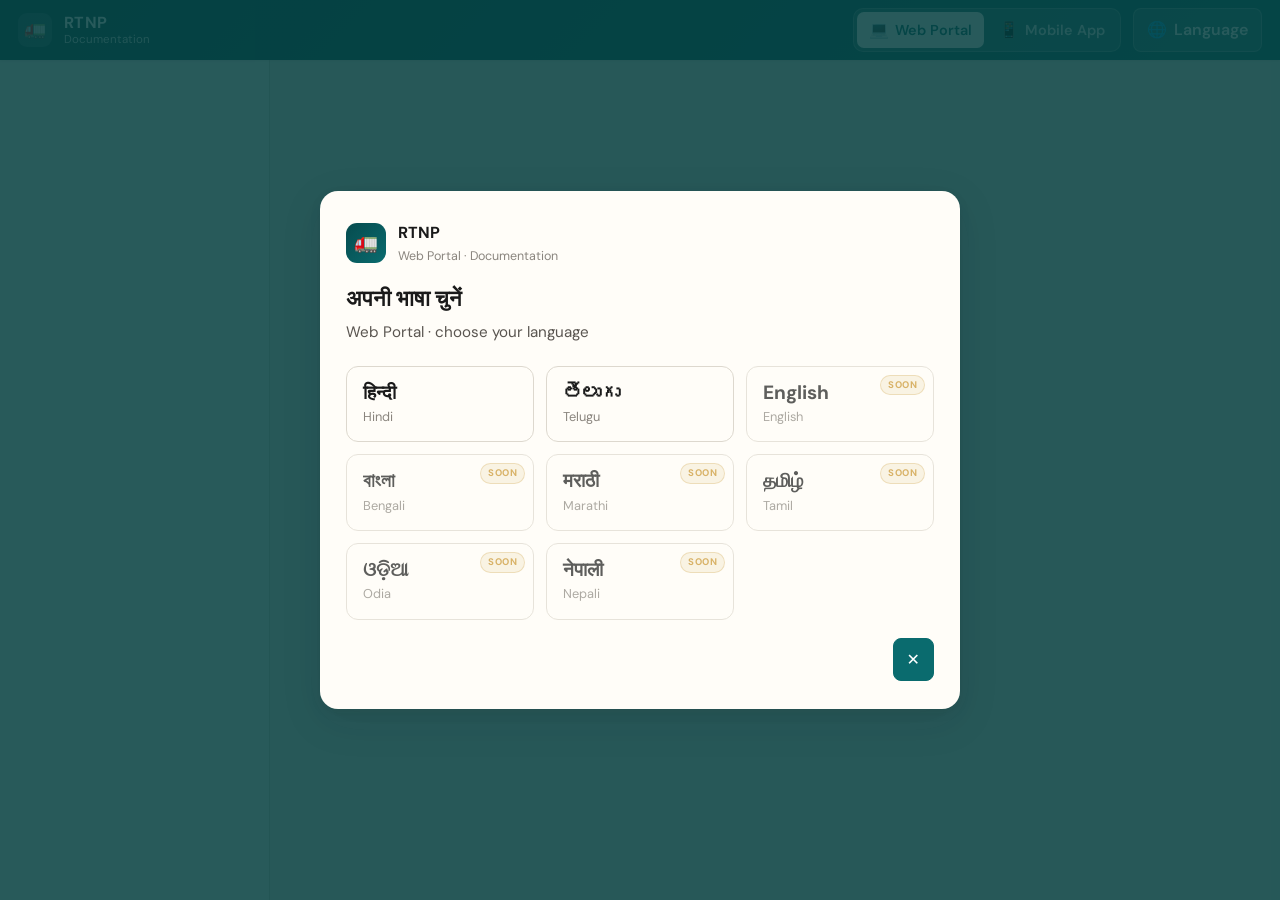
<file: index.html>
<!doctype html>
<html lang="">
<head>
<meta charset="utf-8">
<meta name="viewport" content="width=device-width, initial-scale=1">
<title>RTNP — Documentation</title>
<meta name="description" content="RTNP वेब पोर्टल की मार्गदर्शिका — अपनी भाषा चुनें। RTNP web portal documentation — choose your language.">
<link rel="icon" href="favicon.svg">
<link rel="preconnect" href="https://fonts.googleapis.com">
<link rel="preconnect" href="https://fonts.gstatic.com" crossorigin>
<!-- DM Sans (Latin, brand font) + Noto Sans Devanagari (covers current Hindi, plus future Marathi/Nepali).
     When you add Bengali/Telugu/Tamil/Odia, append their Noto Sans <script> families here. -->
<link href="https://fonts.googleapis.com/css2?family=DM+Sans:opsz,wght@9..40,400;9..40,500;9..40,600;9..40,700&family=Noto+Sans+Devanagari:wght@400;500;600;700&family=Noto+Sans+Telugu:wght@400;500;600;700&display=swap" rel="stylesheet">
<link rel="stylesheet" href="docs/shell.css">
</head>
<body>

<div class="topbar">
  <button class="tb-btn" id="menuBtn" aria-label="menu">☰ <span class="lbl"></span></button>
  <span class="logo">🚛</span>
  <span class="brand"><span class="b1">RTNP</span><span class="b2">Documentation</span></span>
  <span class="sp"></span>
  <div class="pseg" id="productSwitch"><!-- product switcher (Web Portal | Mobile App) --></div>
  <button class="tb-btn" id="switchLang" title="Language">🌐 <span class="cur">Language</span></button>
</div>

<div class="shell">
  <aside class="side" id="side"><!-- built from the loaded language's sections --></aside>
  <main class="main" id="main"><!-- language content injected here --></main>
</div>

<div class="backdrop" id="backdrop"></div>
<button class="fab-top" id="toTop" aria-label="top">↑</button>

<!-- ============ Language picker (shown on first visit / via 🌐) ============ -->
<div class="lang-overlay" id="langOverlay" role="dialog" aria-modal="true" aria-label="Choose language">
  <div class="lang-box">
    <div class="brandrow"><span class="logo">🚛</span><div><div style="font-weight:700">RTNP</div><div style="font-size:.78rem;color:var(--txt-light)">Web Portal · Documentation</div></div></div>
    <h2>अपनी भाषा चुनें</h2>
    <p class="sub" lang="en" id="langOverlaySub">Choose your language for the documentation.</p>
    <div class="lang-grid" id="langGrid"></div>
    <div class="closerow"><button class="tb-btn" id="closeLang" style="background:var(--teal);border-color:var(--teal)">✕</button></div>
  </div>
</div>

<script src="docs/products.js"></script>
<script src="docs/languages.js"></script>
<script src="docs/app.js"></script>
<script>
  // allow closing the picker only after a language is active
  document.getElementById('closeLang').addEventListener('click', function(){
    if (document.documentElement.lang) document.getElementById('langOverlay').classList.remove('show');
  });
</script>
</body>
</html>
</file>
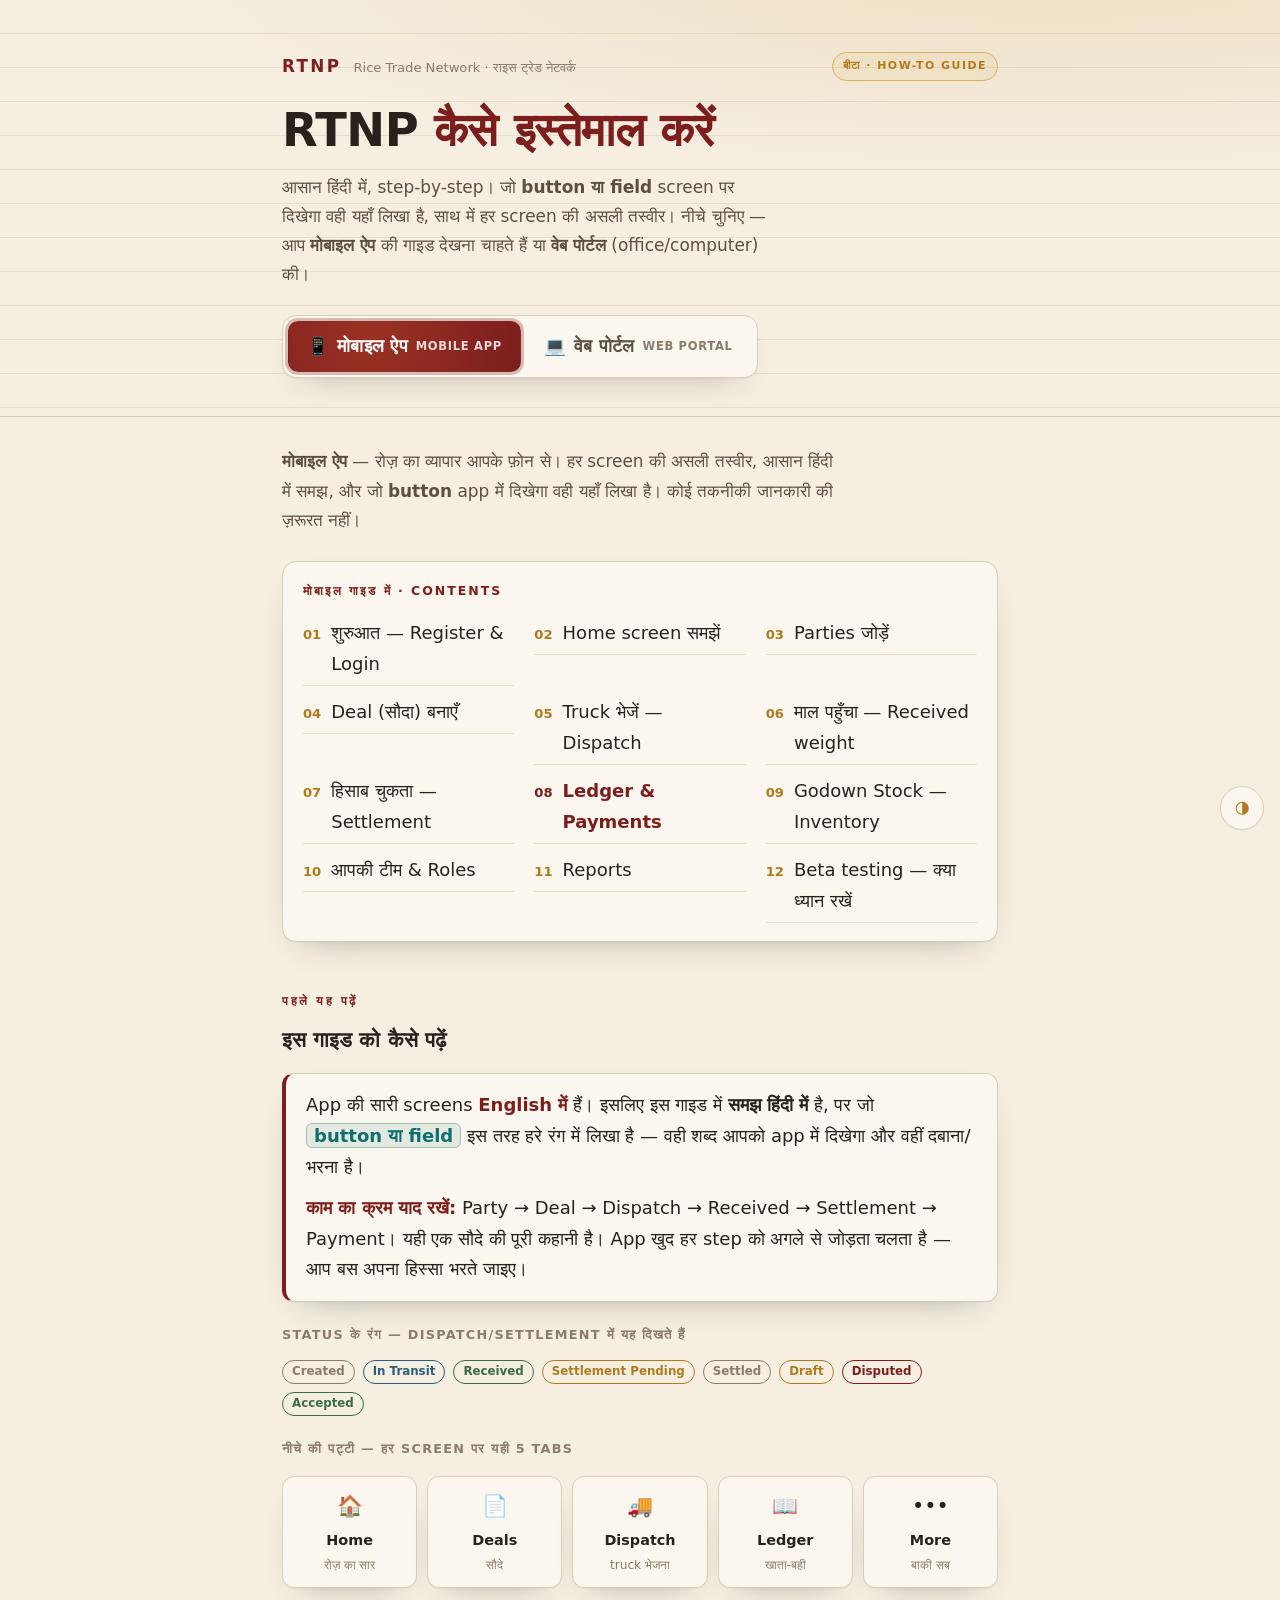
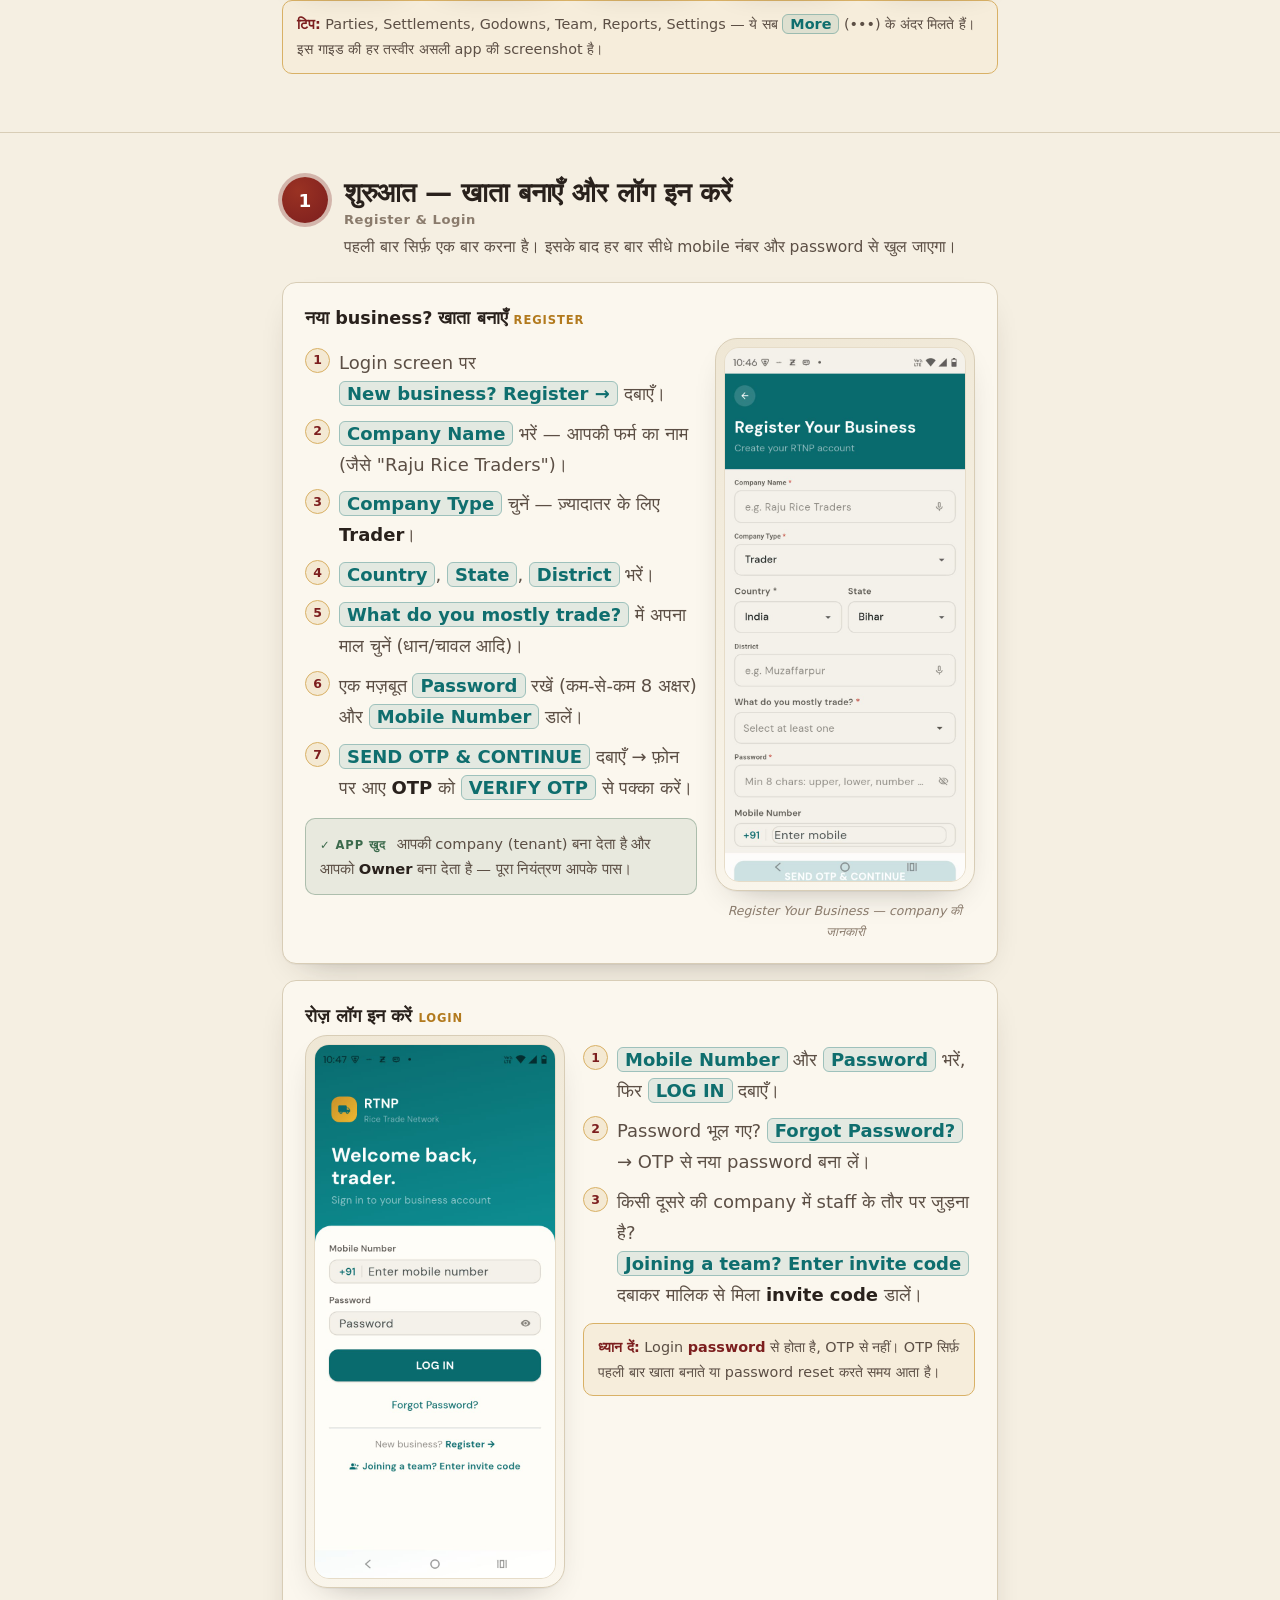
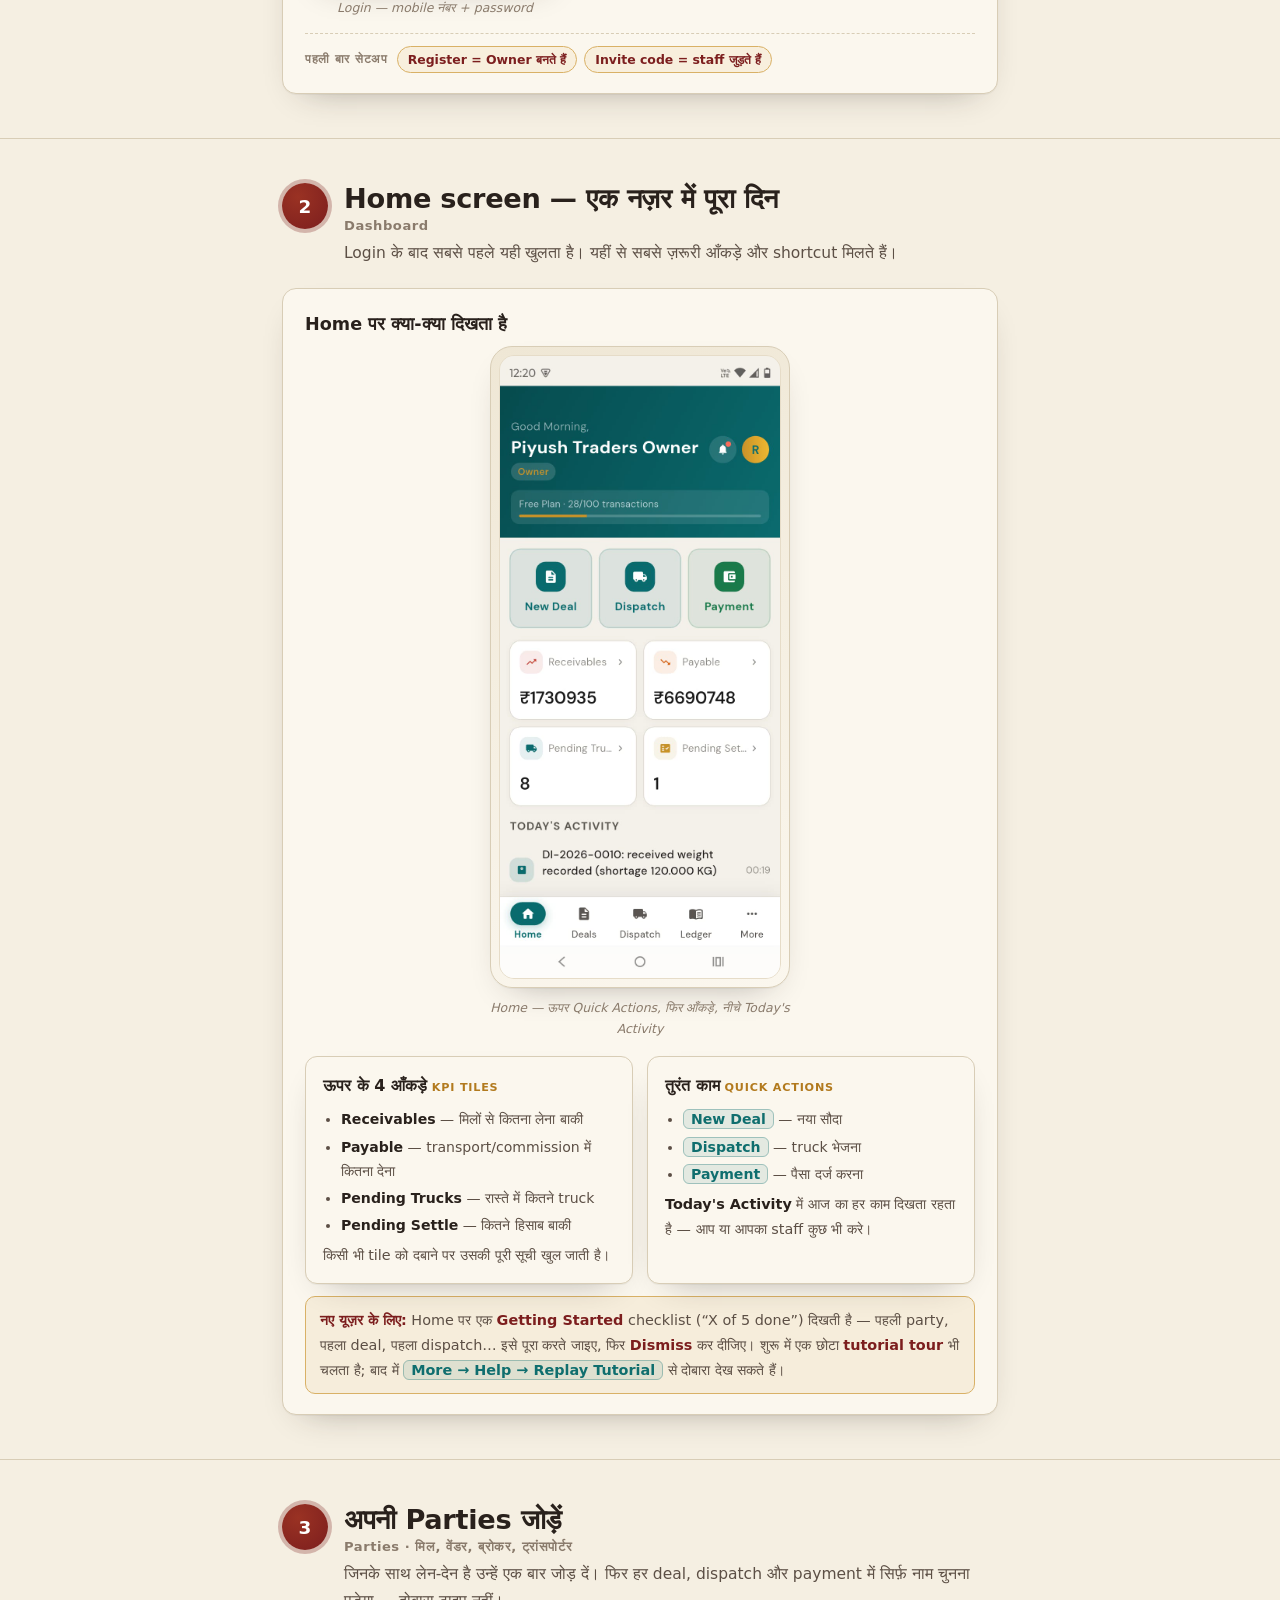
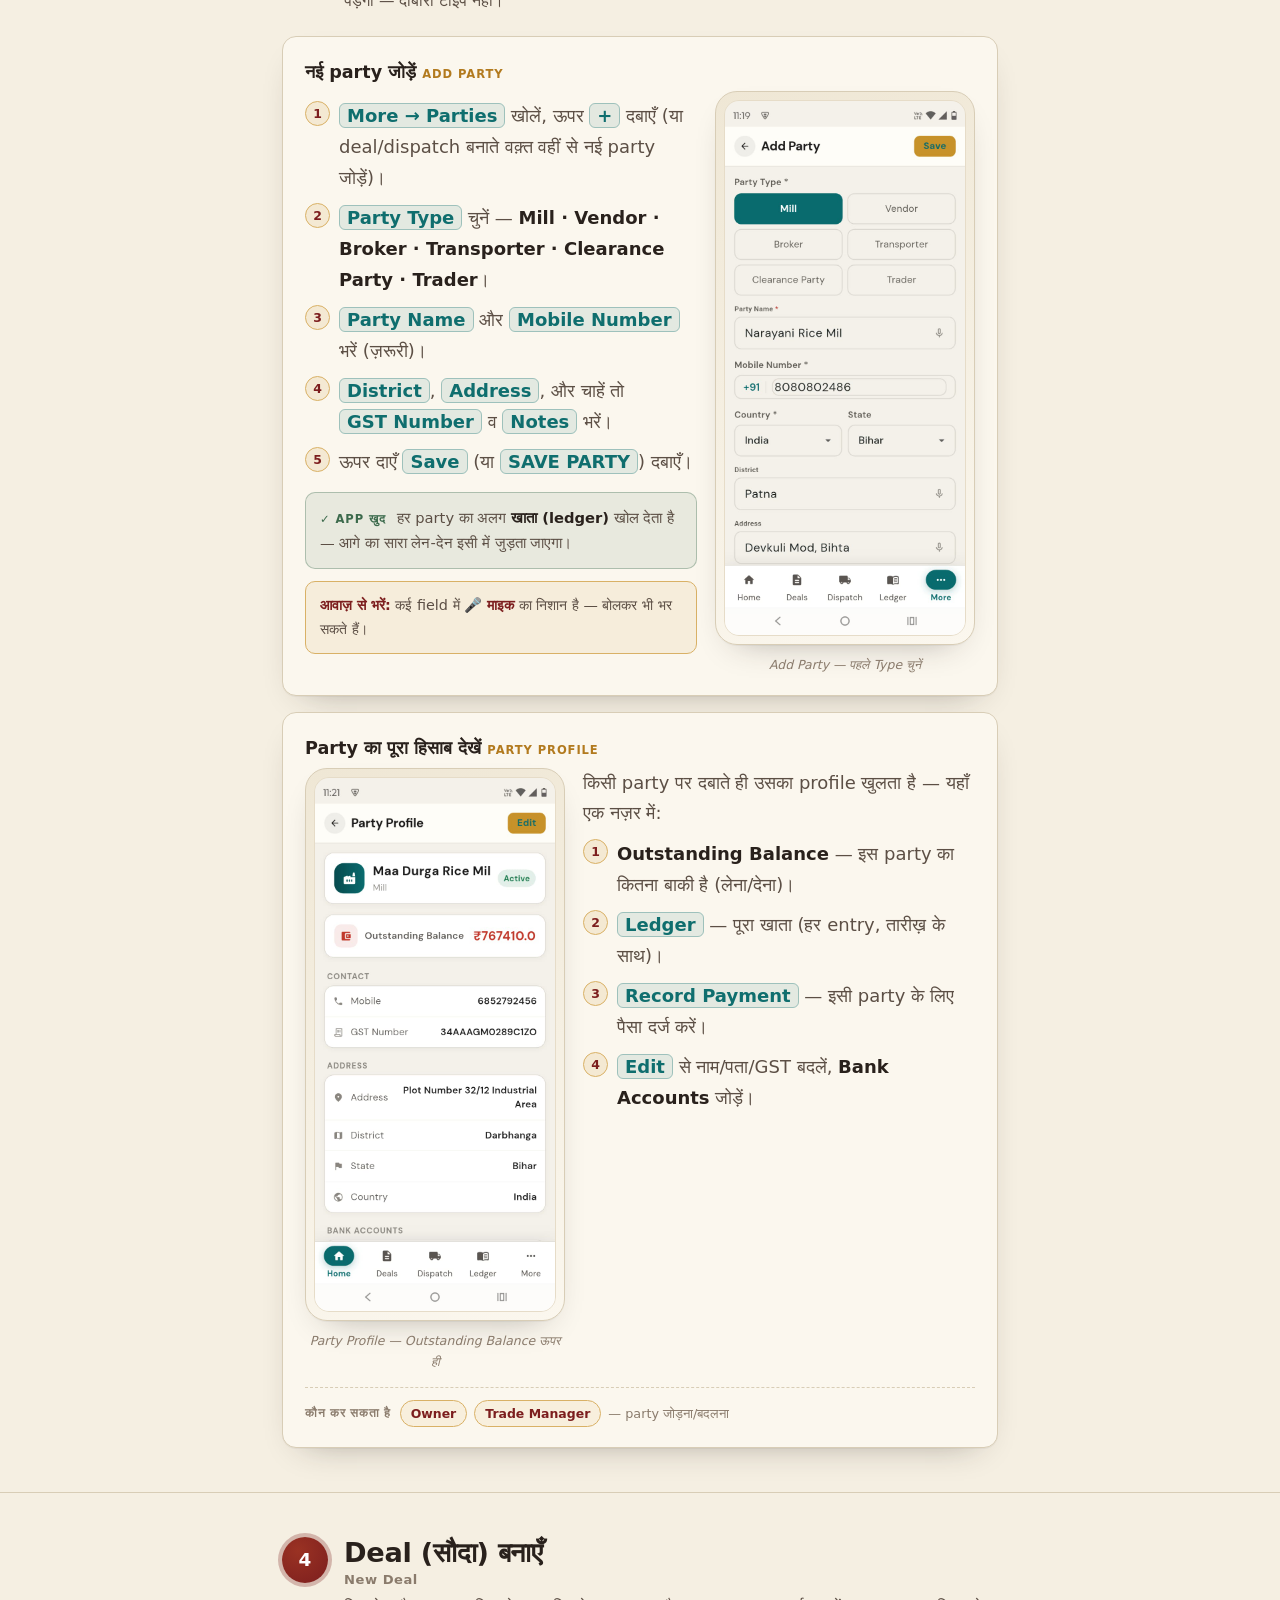
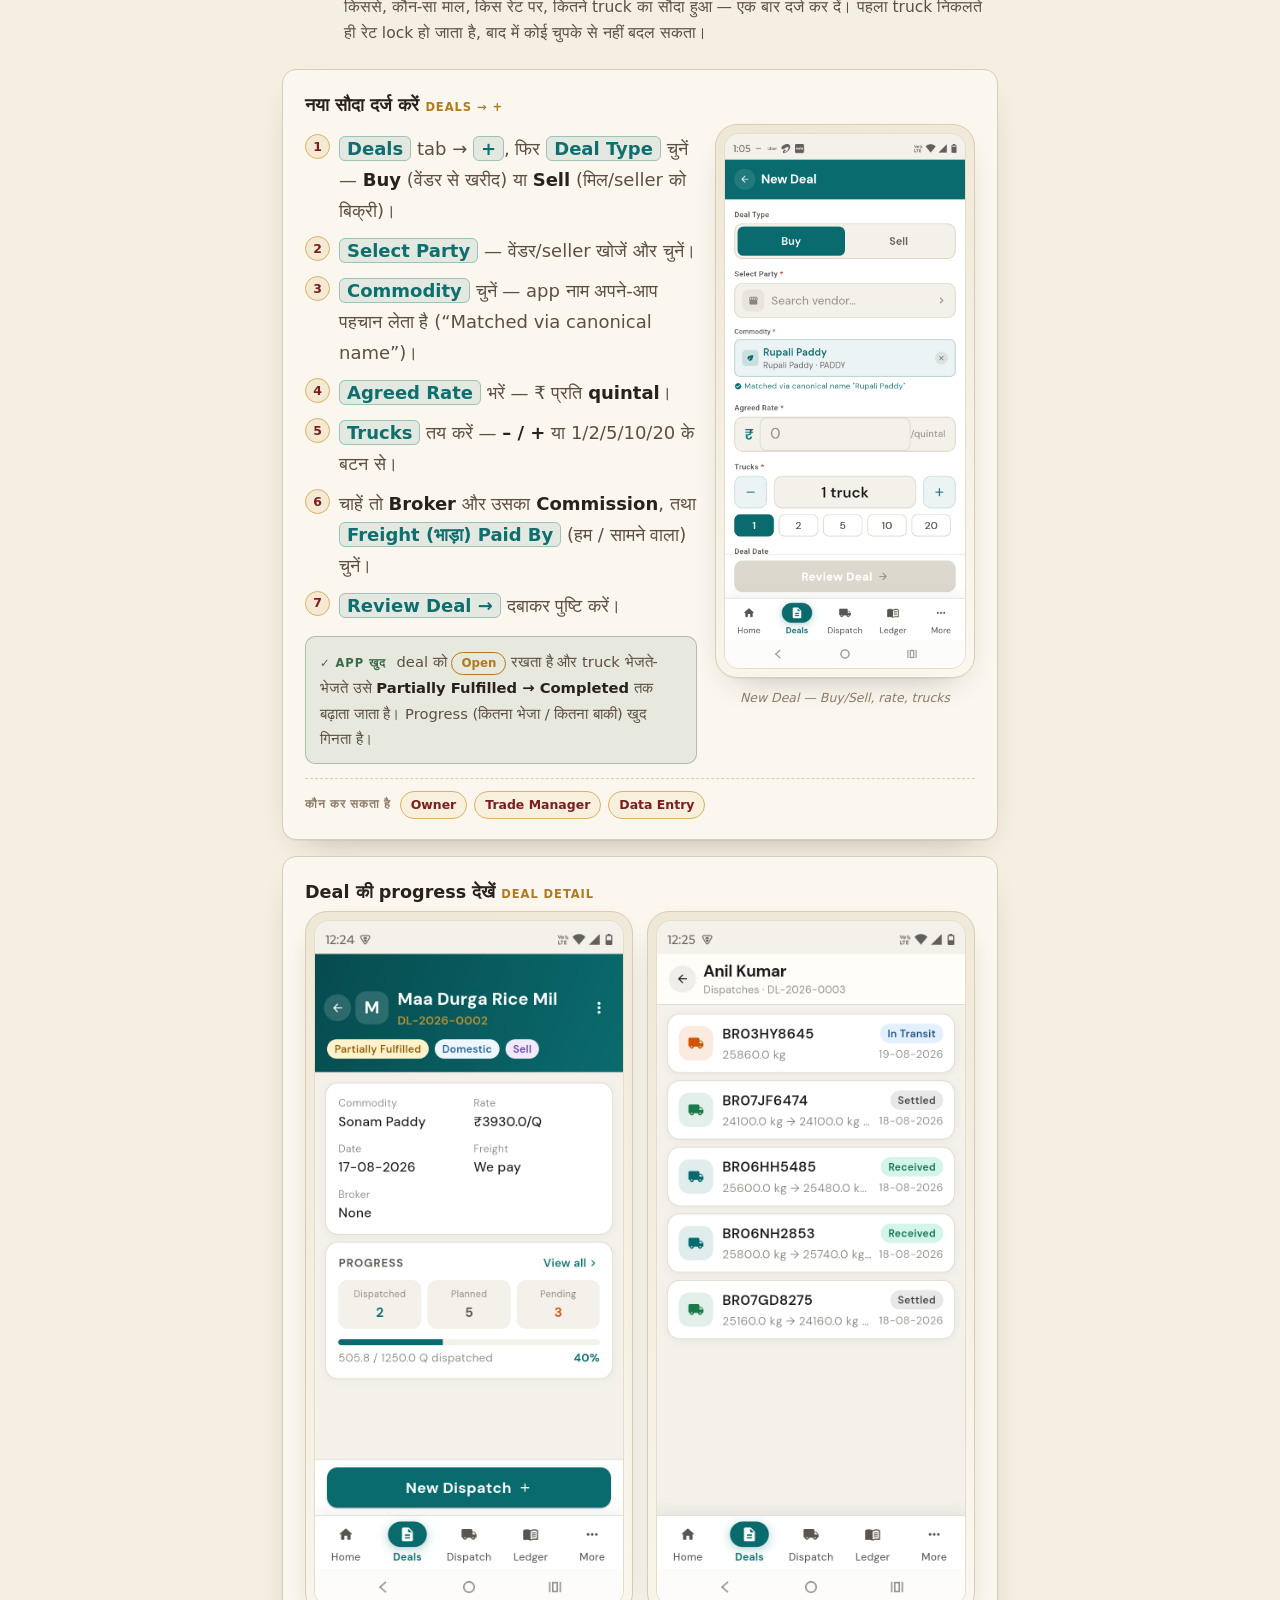
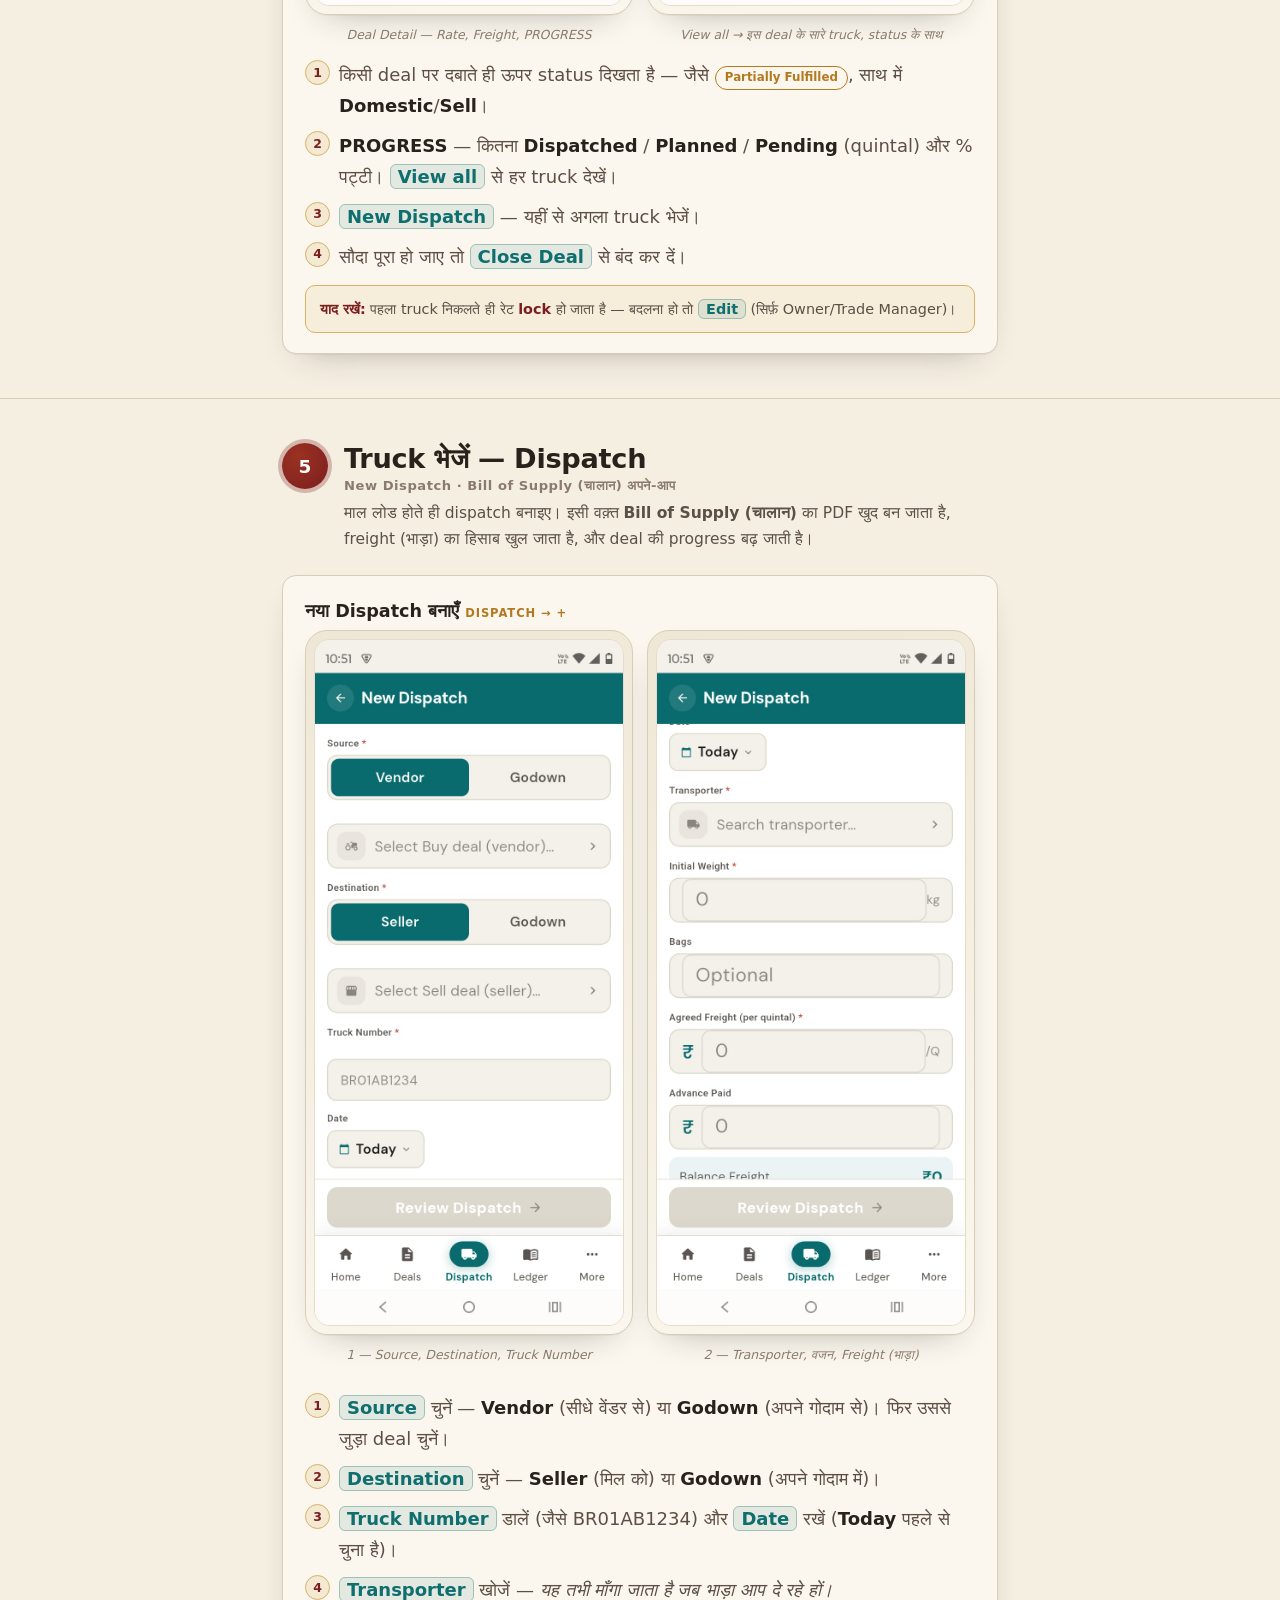
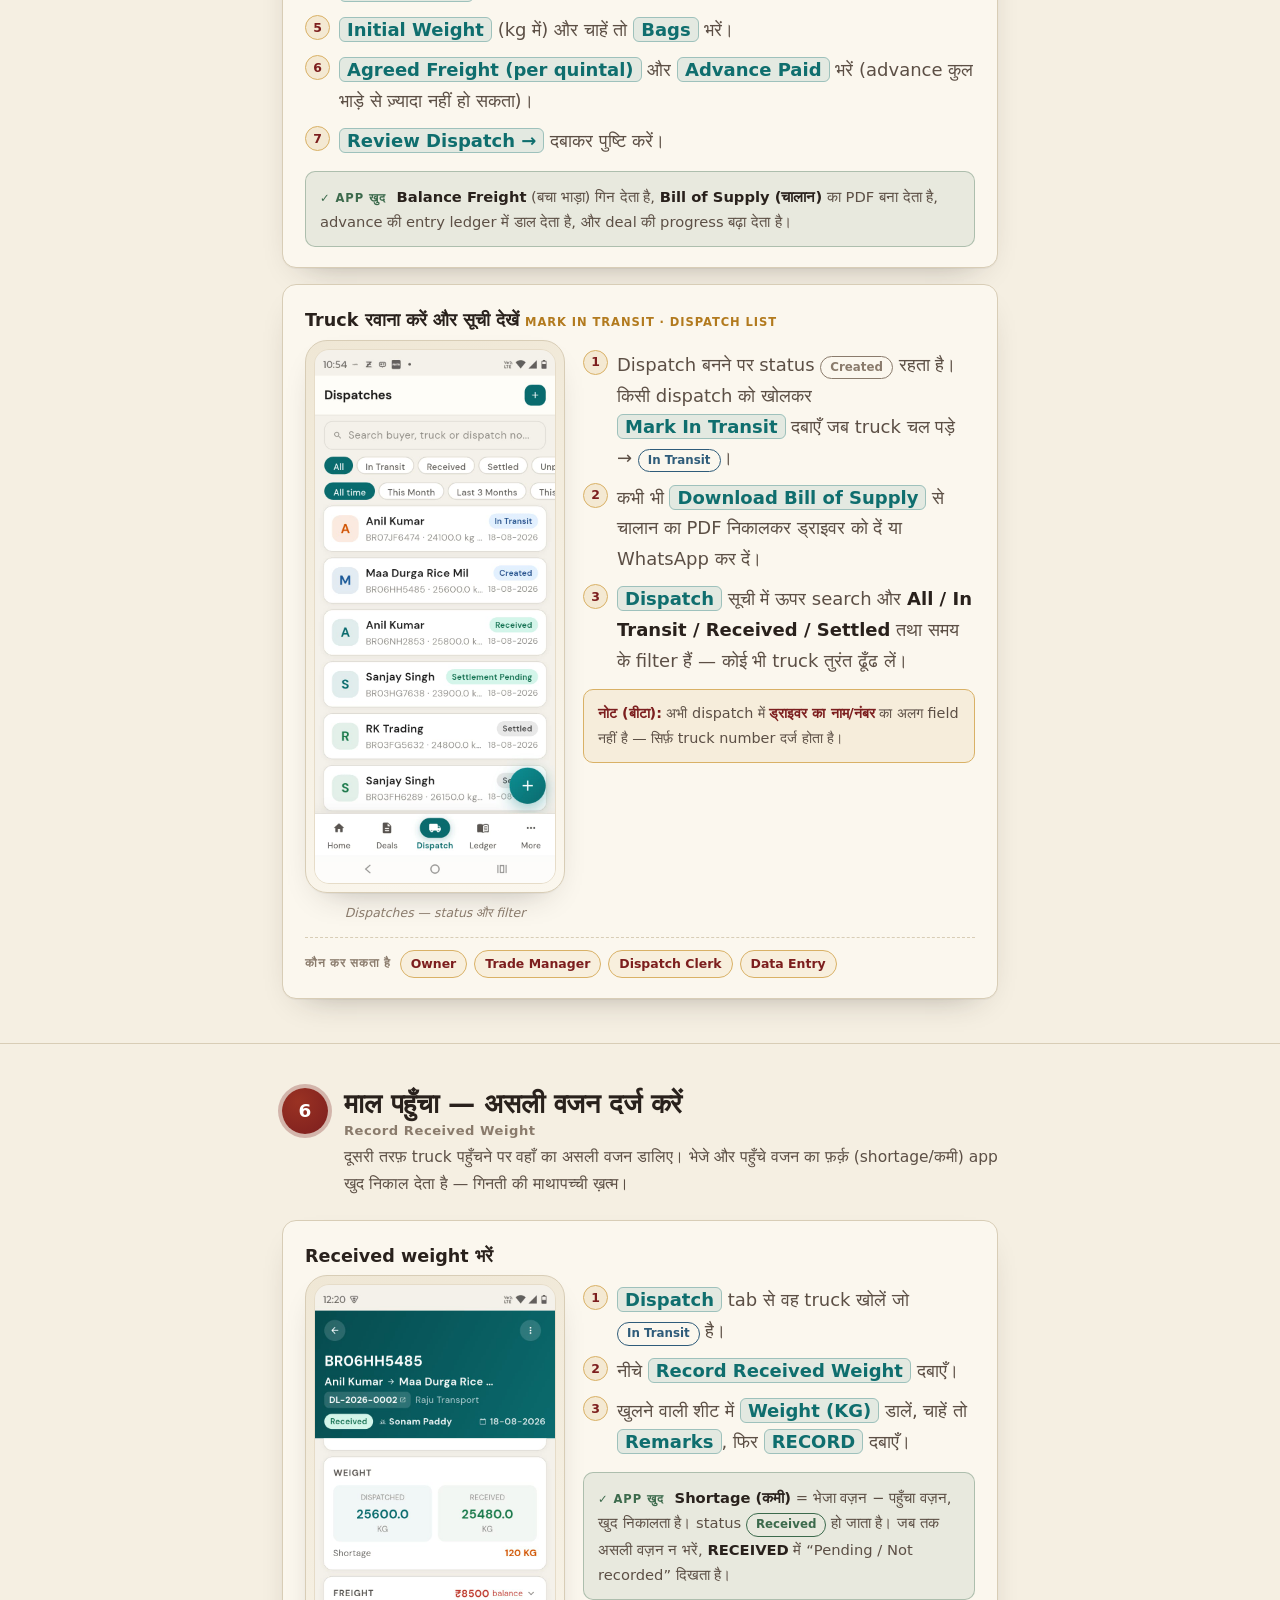
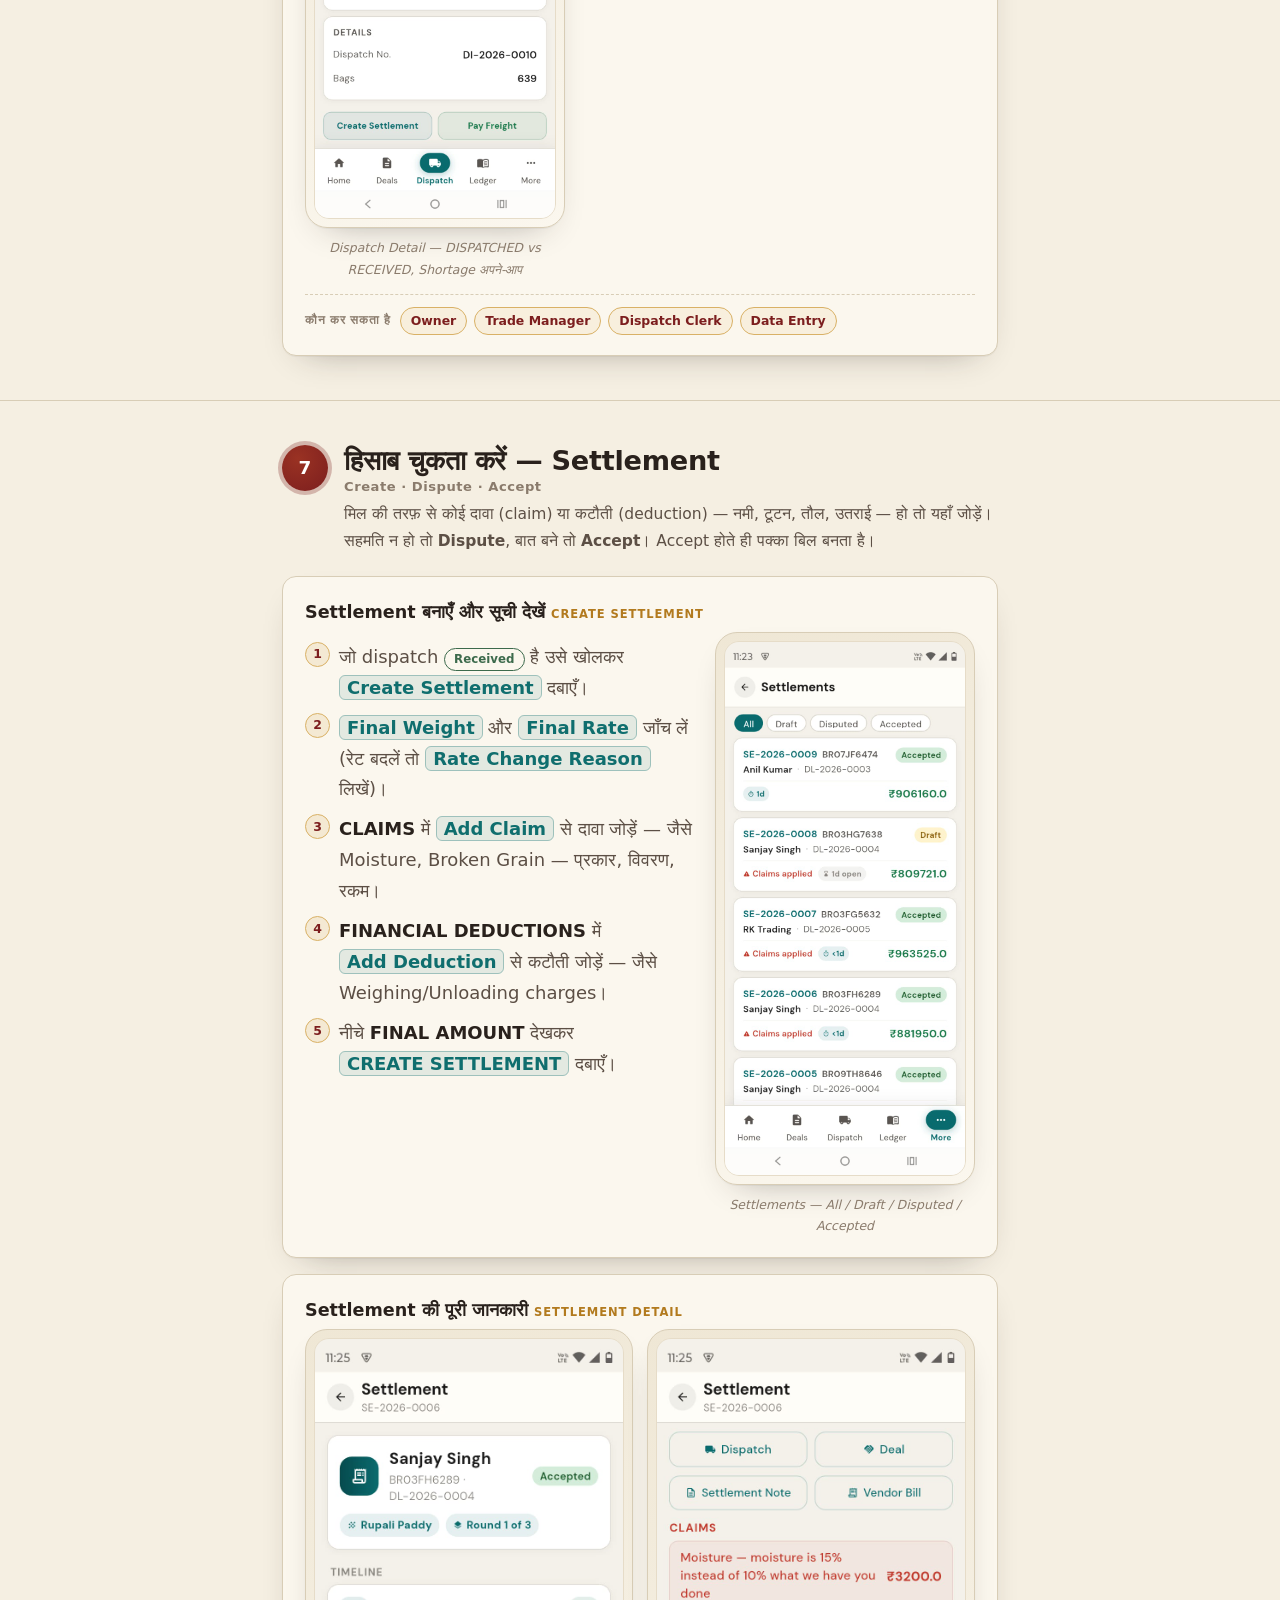
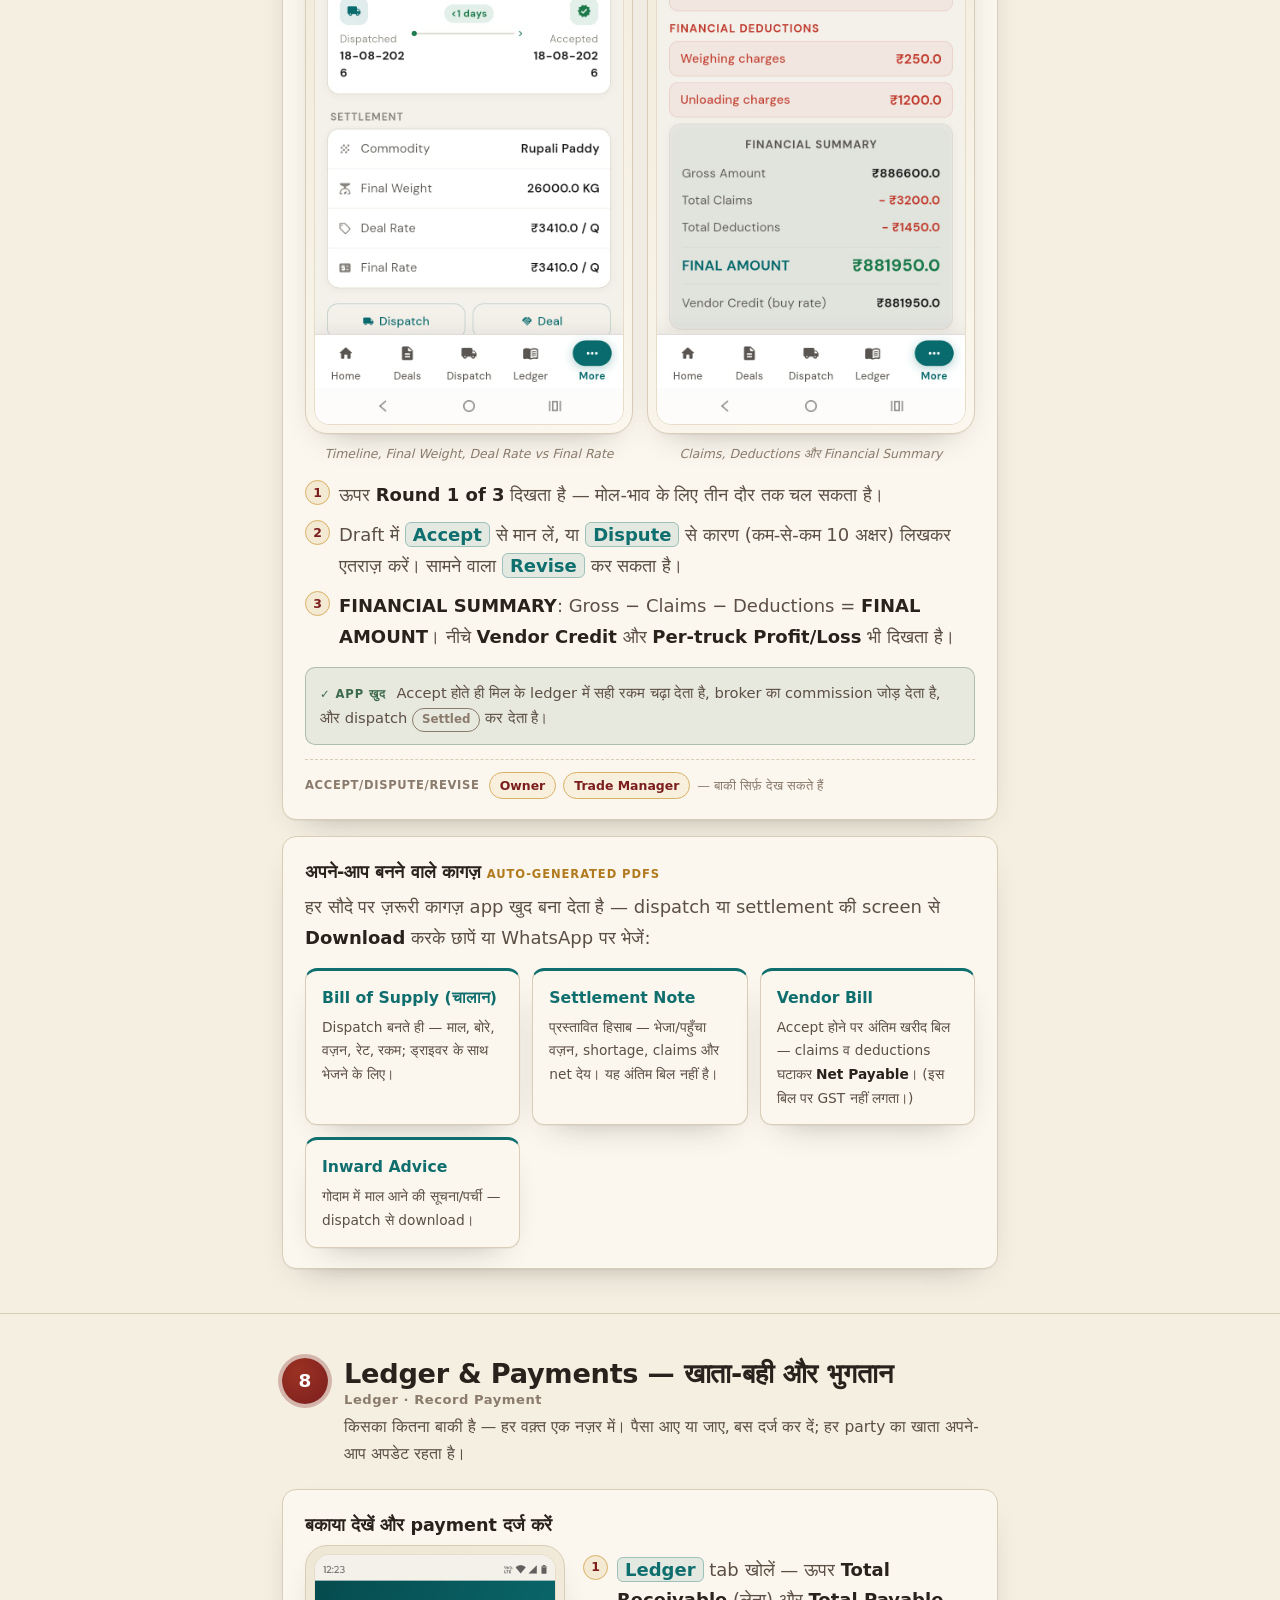
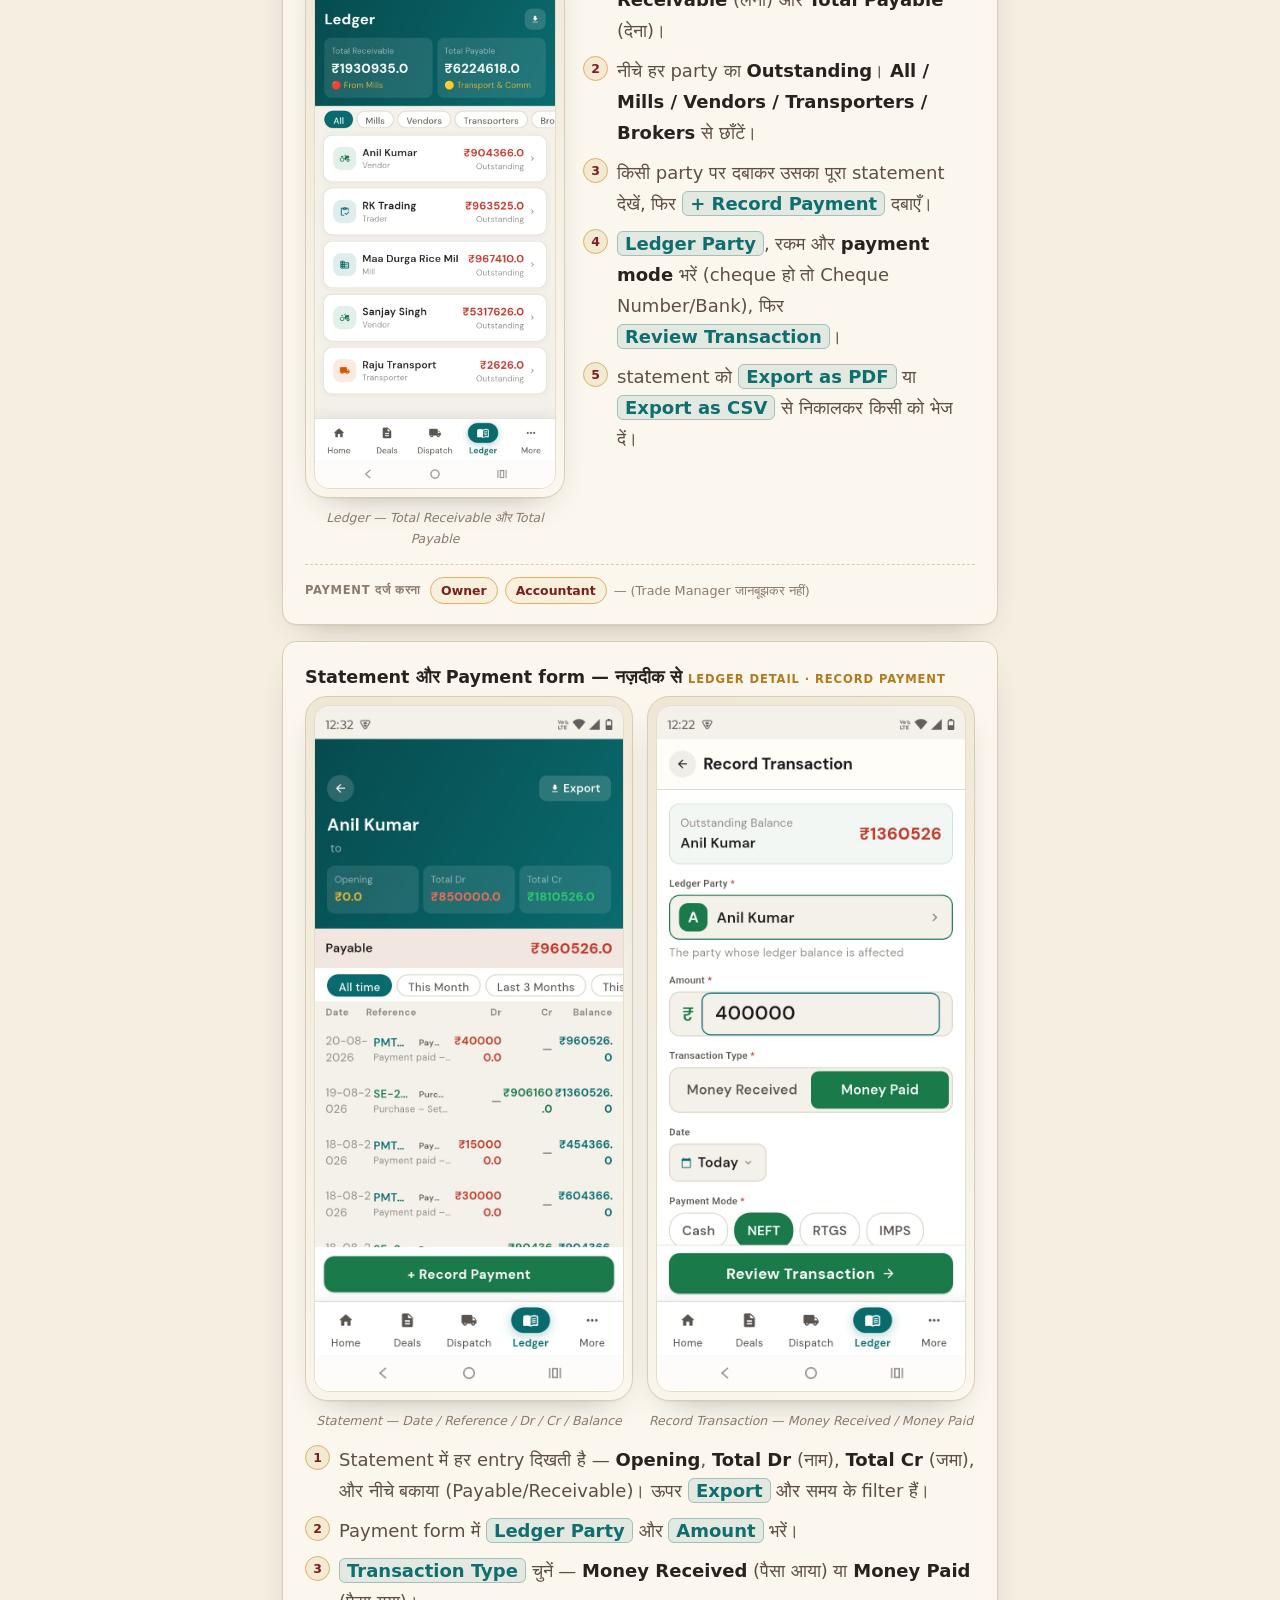
<file: legacy-guide.html>
<!doctype html>
<html lang="hi">
<head>
<meta charset="utf-8">
<meta name="viewport" content="width=device-width, initial-scale=1">
<title>RTNP — कैसे इस्तेमाल करें · Mobile App + Web Portal</title>
<meta name="description" content="RTNP कैसे इस्तेमाल करें — मोबाइल ऐप और वेब पोर्टल दोनों की how-to guide (Hindi + English) with real screenshots.">
<meta name="color-scheme" content="light dark">
<meta name="theme-color" content="#0F6E6E">
<meta property="og:title" content="RTNP — कैसे इस्तेमाल करें · Mobile App + Web Portal">
<meta property="og:description" content="RTNP मोबाइल ऐप और वेब पोर्टल — कैसे इस्तेमाल करें (How to Use). Beta guide with real screenshots.">
<meta property="og:type" content="website">
<link rel="icon" href="favicon.svg" type="image/svg+xml">
<link rel="stylesheet" href="css/styles.css">
</head>
<body>
<header class="hero">
  <div class="wrap">
    <div class="brand">
      <span class="mark">RTNP</span>
      <span class="full">Rice Trade Network · राइस ट्रेड नेटवर्क</span>
      <span class="badge">बीटा · How-to Guide</span>
    </div>
    <h1>RTNP <span class="hl">कैसे इस्तेमाल करें</span></h1>
    <p class="lede">
      आसान हिंदी में, step-by-step। जो <b>button या field</b> screen पर दिखेगा वही यहाँ लिखा है,
      साथ में हर screen की असली तस्वीर। नीचे चुनिए — आप <b>मोबाइल ऐप</b> की गाइड देखना चाहते हैं या
      <b>वेब पोर्टल</b> (office/computer) की।
    </p>

    <div class="seg" role="tablist" aria-label="कौन-सी गाइड देखें">
      <button class="seg-btn active" role="tab" aria-selected="true" data-view="mobile">
        <span class="seg-ic">📱</span> मोबाइल ऐप <span class="seg-en">Mobile App</span>
      </button>
      <button class="seg-btn" role="tab" aria-selected="false" data-view="web">
        <span class="seg-ic">💻</span> वेब पोर्टल <span class="seg-en">Web Portal</span>
      </button>
    </div>
  </div>
</header>

<main>

<!-- ================= MOBILE APP GUIDE ================= -->
<div id="view-mobile" class="guide-view active" role="tabpanel" aria-label="मोबाइल ऐप गाइड">

  <section class="intro">
    <div class="wrap">
      <p class="lede" style="max-width:52ch;">
        <b>मोबाइल ऐप</b> — रोज़ का व्यापार आपके फ़ोन से। हर screen की असली तस्वीर, आसान हिंदी में समझ,
        और जो <b>button</b> app में दिखेगा वही यहाँ लिखा है। कोई तकनीकी जानकारी की ज़रूरत नहीं।
      </p>
      <nav class="toc" aria-label="विषय-सूची — मोबाइल">
        <h2>मोबाइल गाइड में · Contents</h2>
        <ol>
          <li><a href="#start">शुरुआत — Register &amp; Login</a></li>
          <li><a href="#home">Home screen समझें</a></li>
          <li><a href="#party">Parties जोड़ें</a></li>
          <li><a href="#deal">Deal (सौदा) बनाएँ</a></li>
          <li><a href="#dispatch">Truck भेजें — Dispatch</a></li>
          <li><a href="#received">माल पहुँचा — Received weight</a></li>
          <li><a href="#settle">हिसाब चुकता — Settlement</a></li>
          <li><a href="#ledger">Ledger &amp; Payments</a></li>
          <li><a href="#stock">Godown Stock — Inventory</a></li>
          <li><a href="#team">आपकी टीम &amp; Roles</a></li>
          <li><a href="#reports">Reports</a></li>
          <li><a href="#beta">Beta testing — क्या ध्यान रखें</a></li>
        </ol>
      </nav>
    </div>
  </section>

  <!-- HOW TO READ -->
  <section id="howto" style="padding-top:34px;">
    <div class="wrap">
      <span class="eyebrow">पहले यह पढ़ें</span>
      <h2 style="margin:8px 0 14px; font-size:1.3rem; font-weight:800;">इस गाइड को कैसे पढ़ें</h2>
      <div class="callout">
        <p>App की सारी screens <strong>English में</strong> हैं। इसलिए इस गाइड में <b>समझ हिंदी में</b> है,
        पर जो <code class="lbl">button या field</code> इस तरह हरे रंग में लिखा है — वही शब्द आपको app में दिखेगा और वहीं दबाना/भरना है।</p>
        <p><strong>काम का क्रम याद रखें:</strong> Party → Deal → Dispatch → Received → Settlement → Payment।
        यही एक सौदे की पूरी कहानी है। App खुद हर step को अगले से जोड़ता चलता है — आप बस अपना हिस्सा भरते जाइए।</p>
      </div>

      <p style="margin:22px 0 4px; font-size:.8rem; letter-spacing:.1em; text-transform:uppercase; font-weight:800; color:var(--ink-faint);">Status के रंग — Dispatch/Settlement में यह दिखते हैं</p>
      <div class="legend">
        <span class="pill n">Created</span>
        <span class="pill b">In Transit</span>
        <span class="pill g">Received</span>
        <span class="pill a">Settlement Pending</span>
        <span class="pill n">Settled</span>
        <span class="pill a">Draft</span>
        <span class="pill m">Disputed</span>
        <span class="pill g">Accepted</span>
      </div>

      <p style="margin:22px 0 0; font-size:.8rem; letter-spacing:.1em; text-transform:uppercase; font-weight:800; color:var(--ink-faint);">नीचे की पट्टी — हर screen पर यही 5 tabs</p>
      <div class="navmap">
        <div class="nav"><div class="ic">🏠</div><div class="nm">Home</div><div class="ds">रोज़ का सार</div></div>
        <div class="nav"><div class="ic">📄</div><div class="nm">Deals</div><div class="ds">सौदे</div></div>
        <div class="nav"><div class="ic">🚚</div><div class="nm">Dispatch</div><div class="ds">truck भेजना</div></div>
        <div class="nav"><div class="ic">📖</div><div class="nm">Ledger</div><div class="ds">खाता-बही</div></div>
        <div class="nav"><div class="ic">•••</div><div class="nm">More</div><div class="ds">बाकी सब</div></div>
      </div>
      <p class="tip"><b>टिप:</b> Parties, Settlements, Godowns, Team, Reports, Settings — ये सब <code class="lbl">More</code> (•••) के अंदर मिलते हैं। इस गाइड की हर तस्वीर असली app की screenshot है।</p>
    </div>
  </section>

  <!-- 1. GETTING STARTED -->
  <section id="start">
    <div class="wrap">
      <div class="sec-head">
        <div class="sec-seal num">1</div>
        <div>
          <h2>शुरुआत — खाता बनाएँ और लॉग इन करें<span class="en">Register &amp; Login</span></h2>
          <p class="why">पहली बार सिर्फ़ एक बार करना है। इसके बाद हर बार सीधे mobile नंबर और password से खुल जाएगा।</p>
        </div>
      </div>

      <div class="task">
        <h3>नया business? खाता बनाएँ<span class="en">Register</span></h3>
        <div class="layout with-shot">
          <div>
            <ol class="steps">
              <li>Login screen पर <code class="lbl">New business? Register →</code> दबाएँ।</li>
              <li><code class="lbl">Company Name</code> भरें — आपकी फर्म का नाम (जैसे "Raju Rice Traders")।</li>
              <li><code class="lbl">Company Type</code> चुनें — ज़्यादातर के लिए <b>Trader</b>।</li>
              <li><code class="lbl">Country</code>, <code class="lbl">State</code>, <code class="lbl">District</code> भरें।</li>
              <li><code class="lbl">What do you mostly trade?</code> में अपना माल चुनें (धान/चावल आदि)।</li>
              <li>एक मज़बूत <code class="lbl">Password</code> रखें (कम-से-कम 8 अक्षर) और <code class="lbl">Mobile Number</code> डालें।</li>
              <li><code class="lbl">SEND OTP &amp; CONTINUE</code> दबाएँ → फ़ोन पर आए <b>OTP</b> को <code class="lbl">VERIFY OTP</code> से पक्का करें।</li>
            </ol>
            <div class="app-does"><span class="k">✓ App खुद</span> आपकी company (tenant) बना देता है और आपको <b>Owner</b> बना देता है — पूरा नियंत्रण आपके पास।</div>
          </div>
          <figure class="shot"><div class="phone"><img src="images/register.jpeg" alt="Register Your Business screen" width="720" height="1600" loading="lazy" decoding="async"></div>
            <figcaption>Register Your Business — company की जानकारी</figcaption></figure>
        </div>
      </div>

      <div class="task">
        <h3>रोज़ लॉग इन करें<span class="en">Login</span></h3>
        <div class="layout with-shot left">
          <figure class="shot"><div class="phone"><img src="images/login.jpeg" alt="Login screen" width="720" height="1600" loading="lazy" decoding="async"></div>
            <figcaption>Login — mobile नंबर + password</figcaption></figure>
          <div>
            <ol class="steps">
              <li><code class="lbl">Mobile Number</code> और <code class="lbl">Password</code> भरें, फिर <code class="lbl">LOG IN</code> दबाएँ।</li>
              <li>Password भूल गए? <code class="lbl">Forgot Password?</code> → OTP से नया password बना लें।</li>
              <li>किसी दूसरे की company में staff के तौर पर जुड़ना है? <code class="lbl">Joining a team? Enter invite code</code> दबाकर मालिक से मिला <b>invite code</b> डालें।</li>
            </ol>
            <div class="tip"><b>ध्यान दें:</b> Login <b>password</b> से होता है, OTP से नहीं। OTP सिर्फ़ पहली बार खाता बनाते या password reset करते समय आता है।</div>
          </div>
        </div>
        <div class="who"><span class="lab">पहली बार सेटअप</span><span class="rolechip">Register = Owner बनते हैं</span><span class="rolechip">Invite code = staff जुड़ते हैं</span></div>
      </div>
    </div>
  </section>

  <!-- 2. HOME -->
  <section id="home">
    <div class="wrap">
      <div class="sec-head">
        <div class="sec-seal num">2</div>
        <div>
          <h2>Home screen — एक नज़र में पूरा दिन<span class="en">Dashboard</span></h2>
          <p class="why">Login के बाद सबसे पहले यही खुलता है। यहीं से सबसे ज़रूरी आँकड़े और shortcut मिलते हैं।</p>
        </div>
      </div>
      <div class="task">
        <h3>Home पर क्या-क्या दिखता है</h3>
        <figure class="shot" style="max-width:300px; margin:6px auto 14px; text-align:center;">
          <div class="phone"><img src="images/home.jpeg" alt="Home dashboard" width="720" height="1600" loading="lazy" decoding="async"></div>
          <figcaption>Home — ऊपर Quick Actions, फिर आँकड़े, नीचे Today's Activity</figcaption>
        </figure>
        <div class="grid2">
          <div class="mini"><h4>ऊपर के 4 आँकड़े<span class="en">KPI tiles</span></h4>
            <ul>
              <li><b>Receivables</b> — मिलों से कितना लेना बाकी</li>
              <li><b>Payable</b> — transport/commission में कितना देना</li>
              <li><b>Pending Trucks</b> — रास्ते में कितने truck</li>
              <li><b>Pending Settle</b> — कितने हिसाब बाकी</li>
            </ul>
            <p style="margin-top:6px;">किसी भी tile को दबाने पर उसकी पूरी सूची खुल जाती है।</p>
          </div>
          <div class="mini"><h4>तुरंत काम<span class="en">Quick Actions</span></h4>
            <ul>
              <li><code class="lbl">New Deal</code> — नया सौदा</li>
              <li><code class="lbl">Dispatch</code> — truck भेजना</li>
              <li><code class="lbl">Payment</code> — पैसा दर्ज करना</li>
            </ul>
            <p style="margin-top:6px;"><b>Today's Activity</b> में आज का हर काम दिखता रहता है — आप या आपका staff कुछ भी करे।</p>
          </div>
        </div>
        <div class="tip"><b>नए यूज़र के लिए:</b> Home पर एक <b>Getting Started</b> checklist (“X of 5 done”) दिखती है — पहली party, पहला deal, पहला dispatch… इसे पूरा करते जाइए, फिर <b>Dismiss</b> कर दीजिए। शुरू में एक छोटा <b>tutorial tour</b> भी चलता है; बाद में <code class="lbl">More → Help → Replay Tutorial</code> से दोबारा देख सकते हैं।</div>
      </div>
    </div>
  </section>

  <!-- 3. PARTIES -->
  <section id="party">
    <div class="wrap">
      <div class="sec-head">
        <div class="sec-seal num">3</div>
        <div>
          <h2>अपनी Parties जोड़ें<span class="en">Parties · मिल, वेंडर, ब्रोकर, ट्रांसपोर्टर</span></h2>
          <p class="why">जिनके साथ लेन-देन है उन्हें एक बार जोड़ दें। फिर हर deal, dispatch और payment में सिर्फ़ नाम चुनना पड़ेगा — दोबारा टाइप नहीं।</p>
        </div>
      </div>

      <div class="task">
        <h3>नई party जोड़ें<span class="en">Add Party</span></h3>
        <div class="layout with-shot">
          <div>
            <ol class="steps">
              <li><code class="lbl">More → Parties</code> खोलें, ऊपर <code class="lbl">+</code> दबाएँ (या deal/dispatch बनाते वक़्त वहीं से नई party जोड़ें)।</li>
              <li><code class="lbl">Party Type</code> चुनें — <b>Mill · Vendor · Broker · Transporter · Clearance Party · Trader</b>।</li>
              <li><code class="lbl">Party Name</code> और <code class="lbl">Mobile Number</code> भरें (ज़रूरी)।</li>
              <li><code class="lbl">District</code>, <code class="lbl">Address</code>, और चाहें तो <code class="lbl">GST Number</code> व <code class="lbl">Notes</code> भरें।</li>
              <li>ऊपर दाएँ <code class="lbl">Save</code> (या <code class="lbl">SAVE PARTY</code>) दबाएँ।</li>
            </ol>
            <div class="app-does"><span class="k">✓ App खुद</span> हर party का अलग <b>खाता (ledger)</b> खोल देता है — आगे का सारा लेन-देन इसी में जुड़ता जाएगा।</div>
            <div class="tip"><b>आवाज़ से भरें:</b> कई field में <b>🎤 माइक</b> का निशान है — बोलकर भी भर सकते हैं।</div>
          </div>
          <figure class="shot"><div class="phone"><img src="images/party-add.jpeg" alt="Add Party screen" width="720" height="1600" loading="lazy" decoding="async"></div>
            <figcaption>Add Party — पहले Type चुनें</figcaption></figure>
        </div>
      </div>

      <div class="task">
        <h3>Party का पूरा हिसाब देखें<span class="en">Party Profile</span></h3>
        <div class="layout with-shot left">
          <figure class="shot"><div class="phone"><img src="images/party-profile.jpeg" alt="Party Profile screen" width="720" height="1600" loading="lazy" decoding="async"></div>
            <figcaption>Party Profile — Outstanding Balance ऊपर ही</figcaption></figure>
          <div>
            <p style="margin:0 0 8px; color:var(--ink-soft);">किसी party पर दबाते ही उसका profile खुलता है — यहाँ एक नज़र में:</p>
            <ol class="steps">
              <li><b>Outstanding Balance</b> — इस party का कितना बाकी है (लेना/देना)।</li>
              <li><code class="lbl">Ledger</code> — पूरा खाता (हर entry, तारीख़ के साथ)।</li>
              <li><code class="lbl">Record Payment</code> — इसी party के लिए पैसा दर्ज करें।</li>
              <li><code class="lbl">Edit</code> से नाम/पता/GST बदलें, <b>Bank Accounts</b> जोड़ें।</li>
            </ol>
          </div>
        </div>
        <div class="who"><span class="lab">कौन कर सकता है</span><span class="rolechip">Owner</span><span class="rolechip">Trade Manager</span><span style="font-size:.8rem;color:var(--ink-faint);">— party जोड़ना/बदलना</span></div>
      </div>
    </div>
  </section>

  <!-- 4. DEAL -->
  <section id="deal">
    <div class="wrap">
      <div class="sec-head">
        <div class="sec-seal num">4</div>
        <div>
          <h2>Deal (सौदा) बनाएँ<span class="en">New Deal</span></h2>
          <p class="why">किससे, कौन-सा माल, किस रेट पर, कितने truck का सौदा हुआ — एक बार दर्ज कर दें। पहला truck निकलते ही रेट lock हो जाता है, बाद में कोई चुपके से नहीं बदल सकता।</p>
        </div>
      </div>
      <div class="task">
        <h3>नया सौदा दर्ज करें<span class="en">Deals → +</span></h3>
        <div class="layout with-shot">
          <div>
            <ol class="steps">
              <li><code class="lbl">Deals</code> tab → <code class="lbl">+</code>, फिर <code class="lbl">Deal Type</code> चुनें — <b>Buy</b> (वेंडर से खरीद) या <b>Sell</b> (मिल/seller को बिक्री)।</li>
              <li><code class="lbl">Select Party</code> — वेंडर/seller खोजें और चुनें।</li>
              <li><code class="lbl">Commodity</code> चुनें — app नाम अपने-आप पहचान लेता है (“Matched via canonical name”)।</li>
              <li><code class="lbl">Agreed Rate</code> भरें — ₹ प्रति <b>quintal</b>।</li>
              <li><code class="lbl">Trucks</code> तय करें — <b>– / +</b> या 1/2/5/10/20 के बटन से।</li>
              <li>चाहें तो <b>Broker</b> और उसका <b>Commission</b>, तथा <code class="lbl">Freight (भाड़ा) Paid By</code> (हम / सामने वाला) चुनें।</li>
              <li><code class="lbl">Review Deal →</code> दबाकर पुष्टि करें।</li>
            </ol>
            <div class="app-does"><span class="k">✓ App खुद</span> deal को <span class="pill a">Open</span> रखता है और truck भेजते-भेजते उसे <b>Partially Fulfilled → Completed</b> तक बढ़ाता जाता है। Progress (कितना भेजा / कितना बाकी) खुद गिनता है।</div>
          </div>
          <figure class="shot"><div class="phone"><img src="images/deal-new.jpeg" alt="New Deal screen" width="720" height="1600" loading="lazy" decoding="async"></div>
            <figcaption>New Deal — Buy/Sell, rate, trucks</figcaption></figure>
        </div>
        <div class="who"><span class="lab">कौन कर सकता है</span><span class="rolechip">Owner</span><span class="rolechip">Trade Manager</span><span class="rolechip">Data Entry</span></div>
      </div>

      <div class="task">
        <h3>Deal की progress देखें<span class="en">Deal Detail</span></h3>
        <div style="display:grid; gap:14px; grid-template-columns:repeat(auto-fit,minmax(180px,1fr));">
          <figure class="shot" style="text-align:center;">
            <div class="phone"><img src="images/deal-detail.jpeg" alt="Deal detail screen" width="720" height="1600" loading="lazy" decoding="async"></div>
            <figcaption>Deal Detail — Rate, Freight, PROGRESS</figcaption>
          </figure>
          <figure class="shot" style="text-align:center;">
            <div class="phone"><img src="images/deal-dispatches.jpeg" alt="Deal dispatches list" width="720" height="1600" loading="lazy" decoding="async"></div>
            <figcaption>View all → इस deal के सारे truck, status के साथ</figcaption>
          </figure>
        </div>
        <ol class="steps" style="margin-top:14px;">
          <li>किसी deal पर दबाते ही ऊपर status दिखता है — जैसे <span class="pill a">Partially Fulfilled</span>, साथ में <b>Domestic</b>/<b>Sell</b>।</li>
          <li><b>PROGRESS</b> — कितना <b>Dispatched</b> / <b>Planned</b> / <b>Pending</b> (quintal) और % पट्टी। <code class="lbl">View all</code> से हर truck देखें।</li>
          <li><code class="lbl">New Dispatch</code> — यहीं से अगला truck भेजें।</li>
          <li>सौदा पूरा हो जाए तो <code class="lbl">Close Deal</code> से बंद कर दें।</li>
        </ol>
        <div class="tip"><b>याद रखें:</b> पहला truck निकलते ही रेट <b>lock</b> हो जाता है — बदलना हो तो <code class="lbl">Edit</code> (सिर्फ़ Owner/Trade Manager)।</div>
      </div>
    </div>
  </section>

  <!-- 5. DISPATCH -->
  <section id="dispatch">
    <div class="wrap">
      <div class="sec-head">
        <div class="sec-seal num">5</div>
        <div>
          <h2>Truck भेजें — Dispatch<span class="en">New Dispatch · Bill of Supply (चालान) अपने-आप</span></h2>
          <p class="why">माल लोड होते ही dispatch बनाइए। इसी वक़्त <b>Bill of Supply (चालान)</b> का PDF खुद बन जाता है, freight (भाड़ा) का हिसाब खुल जाता है, और deal की progress बढ़ जाती है।</p>
        </div>
      </div>

      <div class="task">
        <h3>नया Dispatch बनाएँ<span class="en">Dispatch → +</span></h3>
        <div class="task-cols" style="display:grid; gap:18px; grid-template-columns:1fr;">
          <div style="display:grid; gap:14px; grid-template-columns:repeat(auto-fit,minmax(180px,1fr));">
            <figure class="shot"><div class="phone"><img src="images/dispatch-create-1.jpeg" alt="New Dispatch part 1" width="720" height="1600" loading="lazy" decoding="async"></div>
              <figcaption>1 — Source, Destination, Truck Number</figcaption></figure>
            <figure class="shot"><div class="phone"><img src="images/dispatch-create-2.jpeg" alt="New Dispatch part 2" width="720" height="1600" loading="lazy" decoding="async"></div>
              <figcaption>2 — Transporter, वजन, Freight (भाड़ा)</figcaption></figure>
          </div>
          <div>
            <ol class="steps">
              <li><code class="lbl">Source</code> चुनें — <b>Vendor</b> (सीधे वेंडर से) या <b>Godown</b> (अपने गोदाम से)। फिर उससे जुड़ा deal चुनें।</li>
              <li><code class="lbl">Destination</code> चुनें — <b>Seller</b> (मिल को) या <b>Godown</b> (अपने गोदाम में)।</li>
              <li><code class="lbl">Truck Number</code> डालें (जैसे BR01AB1234) और <code class="lbl">Date</code> रखें (<b>Today</b> पहले से चुना है)।</li>
              <li><code class="lbl">Transporter</code> खोजें — <span style="font-style:italic;">यह तभी माँगा जाता है जब भाड़ा आप दे रहे हों।</span></li>
              <li><code class="lbl">Initial Weight</code> (kg में) और चाहें तो <code class="lbl">Bags</code> भरें।</li>
              <li><code class="lbl">Agreed Freight (per quintal)</code> और <code class="lbl">Advance Paid</code> भरें (advance कुल भाड़े से ज़्यादा नहीं हो सकता)।</li>
              <li><code class="lbl">Review Dispatch →</code> दबाकर पुष्टि करें।</li>
            </ol>
            <div class="app-does"><span class="k">✓ App खुद</span> <b>Balance Freight</b> (बचा भाड़ा) गिन देता है, <b>Bill of Supply (चालान)</b> का PDF बना देता है, advance की entry ledger में डाल देता है, और deal की progress बढ़ा देता है।</div>
          </div>
        </div>
      </div>

      <div class="task">
        <h3>Truck रवाना करें और सूची देखें<span class="en">Mark In Transit · Dispatch list</span></h3>
        <div class="layout with-shot left">
          <figure class="shot"><div class="phone"><img src="images/dispatch-list.jpeg" alt="Dispatches list" width="720" height="1600" loading="lazy" decoding="async"></div>
            <figcaption>Dispatches — status और filter</figcaption></figure>
          <div>
            <ol class="steps">
              <li>Dispatch बनने पर status <span class="pill n">Created</span> रहता है। किसी dispatch को खोलकर <code class="lbl">Mark In Transit</code> दबाएँ जब truck चल पड़े → <span class="pill b">In Transit</span>।</li>
              <li>कभी भी <code class="lbl">Download Bill of Supply</code> से चालान का PDF निकालकर ड्राइवर को दें या WhatsApp कर दें।</li>
              <li><code class="lbl">Dispatch</code> सूची में ऊपर search और <b>All / In Transit / Received / Settled</b> तथा समय के filter हैं — कोई भी truck तुरंत ढूँढ लें।</li>
            </ol>
            <div class="tip"><b>नोट (बीटा):</b> अभी dispatch में <b>ड्राइवर का नाम/नंबर</b> का अलग field नहीं है — सिर्फ़ truck number दर्ज होता है।</div>
          </div>
        </div>
        <div class="who"><span class="lab">कौन कर सकता है</span><span class="rolechip">Owner</span><span class="rolechip">Trade Manager</span><span class="rolechip">Dispatch Clerk</span><span class="rolechip">Data Entry</span></div>
      </div>
    </div>
  </section>

  <!-- 6. RECEIVED -->
  <section id="received">
    <div class="wrap">
      <div class="sec-head">
        <div class="sec-seal num">6</div>
        <div>
          <h2>माल पहुँचा — असली वजन दर्ज करें<span class="en">Record Received Weight</span></h2>
          <p class="why">दूसरी तरफ़ truck पहुँचने पर वहाँ का असली वजन डालिए। भेजे और पहुँचे वजन का फ़र्क़ (shortage/कमी) app खुद निकाल देता है — गिनती की माथापच्ची ख़त्म।</p>
        </div>
      </div>
      <div class="task">
        <h3>Received weight भरें</h3>
        <div class="layout with-shot left">
          <figure class="shot" style="text-align:center;">
            <div class="phone"><img src="images/dispatch-detail.jpeg" alt="Dispatch detail with dispatched vs received weight" width="720" height="1600" loading="lazy" decoding="async"></div>
            <figcaption>Dispatch Detail — DISPATCHED vs RECEIVED, Shortage अपने-आप</figcaption>
          </figure>
          <div>
            <ol class="steps">
              <li><code class="lbl">Dispatch</code> tab से वह truck खोलें जो <span class="pill b">In Transit</span> है।</li>
              <li>नीचे <code class="lbl">Record Received Weight</code> दबाएँ।</li>
              <li>खुलने वाली शीट में <code class="lbl">Weight (KG)</code> डालें, चाहें तो <code class="lbl">Remarks</code>, फिर <code class="lbl">RECORD</code> दबाएँ।</li>
            </ol>
            <div class="app-does"><span class="k">✓ App खुद</span> <b>Shortage (कमी)</b> = भेजा वज़न − पहुँचा वज़न, खुद निकालता है। status <span class="pill g">Received</span> हो जाता है। जब तक असली वज़न न भरें, <b>RECEIVED</b> में “Pending / Not recorded” दिखता है।</div>
          </div>
        </div>
        <div class="who"><span class="lab">कौन कर सकता है</span><span class="rolechip">Owner</span><span class="rolechip">Trade Manager</span><span class="rolechip">Dispatch Clerk</span><span class="rolechip">Data Entry</span></div>
      </div>
    </div>
  </section>

  <!-- 7. SETTLEMENT -->
  <section id="settle">
    <div class="wrap">
      <div class="sec-head">
        <div class="sec-seal num">7</div>
        <div>
          <h2>हिसाब चुकता करें — Settlement<span class="en">Create · Dispute · Accept</span></h2>
          <p class="why">मिल की तरफ़ से कोई दावा (claim) या कटौती (deduction) — नमी, टूटन, तौल, उतराई — हो तो यहाँ जोड़ें। सहमति न हो तो <b>Dispute</b>, बात बने तो <b>Accept</b>। Accept होते ही पक्का बिल बनता है।</p>
        </div>
      </div>

      <div class="task">
        <h3>Settlement बनाएँ और सूची देखें<span class="en">Create Settlement</span></h3>
        <div class="layout with-shot">
          <div>
            <ol class="steps">
              <li>जो dispatch <span class="pill g">Received</span> है उसे खोलकर <code class="lbl">Create Settlement</code> दबाएँ।</li>
              <li><code class="lbl">Final Weight</code> और <code class="lbl">Final Rate</code> जाँच लें (रेट बदलें तो <code class="lbl">Rate Change Reason</code> लिखें)।</li>
              <li><b>CLAIMS</b> में <code class="lbl">Add Claim</code> से दावा जोड़ें — जैसे Moisture, Broken Grain — प्रकार, विवरण, रकम।</li>
              <li><b>FINANCIAL DEDUCTIONS</b> में <code class="lbl">Add Deduction</code> से कटौती जोड़ें — जैसे Weighing/Unloading charges।</li>
              <li>नीचे <b>FINAL AMOUNT</b> देखकर <code class="lbl">CREATE SETTLEMENT</code> दबाएँ।</li>
            </ol>
          </div>
          <figure class="shot"><div class="phone"><img src="images/settlement-list.jpeg" alt="Settlements list" width="720" height="1600" loading="lazy" decoding="async"></div>
            <figcaption>Settlements — All / Draft / Disputed / Accepted</figcaption></figure>
        </div>
      </div>

      <div class="task">
        <h3>Settlement की पूरी जानकारी<span class="en">Settlement Detail</span></h3>
        <div style="display:grid; gap:14px; grid-template-columns:repeat(auto-fit,minmax(180px,1fr));">
          <figure class="shot"><div class="phone"><img src="images/settlement-detail-1.jpeg" alt="Settlement detail part 1" width="720" height="1600" loading="lazy" decoding="async"></div>
            <figcaption>Timeline, Final Weight, Deal Rate vs Final Rate</figcaption></figure>
          <figure class="shot"><div class="phone"><img src="images/settlement-detail-2.jpeg" alt="Settlement detail part 2" width="720" height="1600" loading="lazy" decoding="async"></div>
            <figcaption>Claims, Deductions और Financial Summary</figcaption></figure>
        </div>
        <ol class="steps" style="margin-top:16px;">
          <li>ऊपर <b>Round 1 of 3</b> दिखता है — मोल-भाव के लिए तीन दौर तक चल सकता है।</li>
          <li>Draft में <code class="lbl">Accept</code> से मान लें, या <code class="lbl">Dispute</code> से कारण (कम-से-कम 10 अक्षर) लिखकर एतराज़ करें। सामने वाला <code class="lbl">Revise</code> कर सकता है।</li>
          <li><b>FINANCIAL SUMMARY</b>: Gross − Claims − Deductions = <b>FINAL AMOUNT</b>। नीचे <b>Vendor Credit</b> और <b>Per-truck Profit/Loss</b> भी दिखता है।</li>
        </ol>
        <div class="app-does"><span class="k">✓ App खुद</span> Accept होते ही मिल के ledger में सही रकम चढ़ा देता है, broker का commission जोड़ देता है, और dispatch <span class="pill n">Settled</span> कर देता है।</div>
        <div class="who"><span class="lab">Accept/Dispute/Revise</span><span class="rolechip">Owner</span><span class="rolechip">Trade Manager</span><span style="font-size:.8rem;color:var(--ink-faint);">— बाकी सिर्फ़ देख सकते हैं</span></div>
      </div>

      <div class="task">
        <h3>अपने-आप बनने वाले कागज़<span class="en">Auto-generated PDFs</span></h3>
        <p style="margin:0; color:var(--ink-soft);">हर सौदे पर ज़रूरी कागज़ app खुद बना देता है — dispatch या settlement की screen से <b>Download</b> करके छापें या WhatsApp पर भेजें:</p>
        <div class="docs">
          <div class="doc"><h4>Bill of Supply (चालान)</h4><p>Dispatch बनते ही — माल, बोरे, वज़न, रेट, रकम; ड्राइवर के साथ भेजने के लिए।</p></div>
          <div class="doc"><h4>Settlement Note</h4><p>प्रस्तावित हिसाब — भेजा/पहुँचा वज़न, shortage, claims और net देय। यह अंतिम बिल नहीं है।</p></div>
          <div class="doc"><h4>Vendor Bill</h4><p>Accept होने पर अंतिम खरीद बिल — claims व deductions घटाकर <b>Net Payable</b>। (इस बिल पर GST नहीं लगता।)</p></div>
          <div class="doc"><h4>Inward Advice</h4><p>गोदाम में माल आने की सूचना/पर्ची — dispatch से download।</p></div>
        </div>
      </div>
    </div>
  </section>

  <!-- 8. LEDGER -->
  <section id="ledger">
    <div class="wrap">
      <div class="sec-head">
        <div class="sec-seal num">8</div>
        <div>
          <h2>Ledger &amp; Payments — खाता-बही और भुगतान<span class="en">Ledger · Record Payment</span></h2>
          <p class="why">किसका कितना बाकी है — हर वक़्त एक नज़र में। पैसा आए या जाए, बस दर्ज कर दें; हर party का खाता अपने-आप अपडेट रहता है।</p>
        </div>
      </div>
      <div class="task">
        <h3>बकाया देखें और payment दर्ज करें</h3>
        <div class="layout with-shot left">
          <figure class="shot"><div class="phone"><img src="images/ledger.jpeg" alt="Ledger screen" width="720" height="1600" loading="lazy" decoding="async"></div>
            <figcaption>Ledger — Total Receivable और Total Payable</figcaption></figure>
          <div>
            <ol class="steps">
              <li><code class="lbl">Ledger</code> tab खोलें — ऊपर <b>Total Receivable</b> (लेना) और <b>Total Payable</b> (देना)।</li>
              <li>नीचे हर party का <b>Outstanding</b>। <b>All / Mills / Vendors / Transporters / Brokers</b> से छाँटें।</li>
              <li>किसी party पर दबाकर उसका पूरा statement देखें, फिर <code class="lbl">+ Record Payment</code> दबाएँ।</li>
              <li><code class="lbl">Ledger Party</code>, रकम और <b>payment mode</b> भरें (cheque हो तो Cheque Number/Bank), फिर <code class="lbl">Review Transaction</code>।</li>
              <li>statement को <code class="lbl">Export as PDF</code> या <code class="lbl">Export as CSV</code> से निकालकर किसी को भेज दें।</li>
            </ol>
          </div>
        </div>
        <div class="who"><span class="lab">Payment दर्ज करना</span><span class="rolechip">Owner</span><span class="rolechip">Accountant</span><span style="font-size:.8rem;color:var(--ink-faint);">— (Trade Manager जानबूझकर नहीं)</span></div>
      </div>

      <div class="task">
        <h3>Statement और Payment form — नज़दीक से<span class="en">Ledger Detail · Record Payment</span></h3>
        <div style="display:grid; gap:14px; grid-template-columns:repeat(auto-fit,minmax(180px,1fr));">
          <figure class="shot" style="text-align:center;">
            <div class="phone"><img src="images/ledger-statement.jpeg" alt="Party ledger statement" width="720" height="1600" loading="lazy" decoding="async"></div>
            <figcaption>Statement — Date / Reference / Dr / Cr / Balance</figcaption>
          </figure>
          <figure class="shot" style="text-align:center;">
            <div class="phone"><img src="images/record-payment.jpeg" alt="Record Transaction form" width="720" height="1600" loading="lazy" decoding="async"></div>
            <figcaption>Record Transaction — Money Received / Money Paid</figcaption>
          </figure>
        </div>
        <ol class="steps" style="margin-top:14px;">
          <li>Statement में हर entry दिखती है — <b>Opening</b>, <b>Total Dr</b> (नाम), <b>Total Cr</b> (जमा), और नीचे बकाया (Payable/Receivable)। ऊपर <code class="lbl">Export</code> और समय के filter हैं।</li>
          <li>Payment form में <code class="lbl">Ledger Party</code> और <code class="lbl">Amount</code> भरें।</li>
          <li><code class="lbl">Transaction Type</code> चुनें — <b>Money Received</b> (पैसा आया) या <b>Money Paid</b> (पैसा गया)।</li>
          <li><code class="lbl">Payment Mode</code> चुनें (Cash / NEFT / RTGS / IMPS / UPI / Cheque), फिर <code class="lbl">Review Transaction →</code>।</li>
        </ol>
      </div>
    </div>
  </section>

  <!-- 9. INVENTORY -->
  <section id="stock">
    <div class="wrap">
      <div class="sec-head">
        <div class="sec-seal num">9</div>
        <div>
          <h2>Godown Stock — कहाँ कितना माल<span class="en">Inventory</span></h2>
          <p class="why">अलग से स्टॉक रजिस्टर रखने की ज़रूरत नहीं। हर खरीद और हर dispatch के साथ गोदाम का हिसाब खुद घटता-बढ़ता रहता है।</p>
        </div>
      </div>
      <div class="task">
        <h3>स्टॉक देखें और गोदाम जोड़ें<span class="en">Godowns · Godown Inventory</span></h3>
        <div class="layout with-shot">
          <div>
            <ol class="steps">
              <li>पहले <code class="lbl">More → Godowns</code> से अपने गोदाम जोड़ें — <code class="lbl">Godown Name</code> (जैसे “G1 — Patna”) और <code class="lbl">Location</code>।</li>
              <li>अब <code class="lbl">More → Godown Inventory</code> खोलें।</li>
              <li>ऊपर <b>TOTAL ON HAND</b> (कुल स्टॉक, quintal में) और अनाज-वार बँटवारा दिखता है।</li>
              <li>नीचे हर गोदाम में कौन-सा अनाज कितना — साफ़-साफ़।</li>
            </ol>
            <div class="app-does"><span class="k">✓ App खुद</span> हर गोदाम में हर अनाज का स्टॉक dispatch के साथ अपने-आप अपडेट करता है।</div>
          </div>
          <figure class="shot"><div class="phone"><img src="images/inventory.jpeg" alt="Inventory screen" width="720" height="1600" loading="lazy" decoding="async"></div>
            <figcaption>Godown stock on hand — गोदाम-वार</figcaption></figure>
        </div>
        <div class="who"><span class="lab">गोदाम संभालना</span><span class="rolechip">Owner</span><span class="rolechip">Trade Manager</span><span class="rolechip">Godown Supervisor</span></div>
      </div>
    </div>
  </section>

  <!-- 10. TEAM & ROLES -->
  <section id="team">
    <div class="wrap">
      <div class="sec-head">
        <div class="sec-seal num">10</div>
        <div>
          <h2>आपकी टीम — कौन क्या कर सकता है<span class="en">Team &amp; Roles</span></h2>
          <p class="why">हर आदमी को उसके काम भर का access दें। रेट, deal बंद करना और पैसे का ज़िम्मा भरोसे के हाथ में; बाकी सिर्फ़ एंट्री।</p>
        </div>
      </div>

      <div class="task">
        <h3>staff को बुलाएँ<span class="en">Invite Member</span></h3>
        <div style="display:grid; gap:14px; grid-template-columns:repeat(auto-fit,minmax(180px,1fr));">
          <figure class="shot" style="text-align:center;">
            <div class="phone"><img src="images/invite-member.jpeg" alt="Invite Member screen" width="720" height="1600" loading="lazy" decoding="async"></div>
            <figcaption>Invite Member — number, नाम और Role चुनें</figcaption>
          </figure>
          <figure class="shot" style="text-align:center;">
            <div class="phone"><img src="images/invitation-sent.jpeg" alt="Invitation Sent with invite code" width="720" height="1600" loading="lazy" decoding="async"></div>
            <figcaption>Invitation Sent — INVITE CODE को Copy करें</figcaption>
          </figure>
        </div>
        <ol class="steps" style="margin-top:14px;">
          <li><code class="lbl">More → Team Members</code> खोलें, फिर <code class="lbl">Invite Member</code>।</li>
          <li>उसका <code class="lbl">Mobile Number</code>, <code class="lbl">Full Name</code>, और <code class="lbl">Role</code> चुनकर <code class="lbl">SEND INVITATION</code> दबाएँ।</li>
          <li>बना हुआ <b>INVITE CODE</b> <code class="lbl">Copy</code> करके उसे भेज दें — यह <b>सिर्फ़ एक बार</b> दिखता है।</li>
          <li>वह Login screen पर <b>“Joining a team?”</b> से यह code डालकर अपना password बनाकर जुड़ जाएगा।</li>
        </ol>
        <div class="who"><span class="lab">टीम संभालना</span><span class="rolechip">सिर्फ़ Owner</span><span style="font-size:.8rem;color:var(--ink-faint);">— role बदलना/हटाना</span></div>
      </div>

      <div class="task">
        <h3>6 Roles — किसे क्या access<span class="en">Permission Matrix</span></h3>
        <div class="tablewrap">
          <table>
            <thead><tr><th>काम</th><th>कौन कर सकता है</th></tr></thead>
            <tbody>
              <tr><td>Party जोड़ना/बदलना</td><td>Owner, Trade Manager</td></tr>
              <tr><td>Deal बनाना</td><td>Owner, Trade Manager, Data Entry</td></tr>
              <tr><td>Dispatch बनाना/चलाना</td><td>Owner, Trade Manager, Dispatch Clerk, Data Entry</td></tr>
              <tr><td>Dispatch रद्द करना</td><td>Owner, Trade Manager</td></tr>
              <tr><td>Settlement — Accept/Dispute/Revise</td><td>Owner, Trade Manager</td></tr>
              <tr><td>Payment / Freight दर्ज करना</td><td>Owner, Accountant <b>(Trade Manager नहीं)</b></td></tr>
              <tr><td>गोदाम संभालना</td><td>Owner, Trade Manager, Godown Supervisor</td></tr>
              <tr><td>Company Profile बदलना</td><td>सिर्फ़ Owner</td></tr>
              <tr><td>टीम role बदलना/हटाना</td><td>सिर्फ़ Owner</td></tr>
              <tr><td>Outstanding (truck P/L) Report</td><td>Owner, Trade Manager</td></tr>
            </tbody>
          </table>
        </div>
        <div class="grid2">
          <div class="mini"><h4>मालिक<span class="en">Owner</span></h4><p>पूरा access — आख़िरी फ़ैसला इन्हीं का।</p></div>
          <div class="mini"><h4>मैनेजर<span class="en">Trade Manager</span></h4><p>रोज़ का सारा व्यापार — पर payment नहीं।</p></div>
          <div class="mini"><h4>मुनीम<span class="en">Accountant</span></h4><p>पैसे का हिसाब — payment और ledger।</p></div>
          <div class="mini"><h4>डिस्पैच क्लर्क<span class="en">Dispatch Clerk</span></h4><p>truck का काम — dispatch बनाना/चलाना।</p></div>
          <div class="mini"><h4>डेटा एंट्री<span class="en">Data Entry</span></h4><p>deal और dispatch दर्ज करना।</p></div>
          <div class="mini"><h4>गोदाम सुपरवाइज़र<span class="en">Godown Supervisor</span></h4><p>गोदाम और स्टॉक संभालना।</p></div>
        </div>
      </div>
    </div>
  </section>

  <!-- 11. REPORTS -->
  <section id="reports">
    <div class="wrap">
      <div class="sec-head">
        <div class="sec-seal num">11</div>
        <div>
          <h2>Reports — मुनाफ़ा और रिकॉर्ड<span class="en">Reports</span></h2>
          <p class="why"><code class="lbl">More → Reports</code> में मिलते हैं।</p>
        </div>
      </div>
      <div class="grid2">
        <div class="mini"><h4>Outstanding Report<span class="en">Per-truck P/L</span></h4>
          <p>हर truck का <b>नफ़ा/नुक़सान</b> — बिक्री रकम − वेंडर खरीद − commission − भाड़ा। Vendor → Seller के accepted settlements पर।</p>
          <div class="who" style="border:0; padding-top:8px; margin-top:8px;"><span class="lab">देख सकते हैं</span><span class="rolechip">Owner</span><span class="rolechip">Trade Manager</span></div>
        </div>
        <div class="mini"><h4>Audit Trail<span class="en">पूरा इतिहास</span></h4>
          <p>app में हुआ हर काम, तारीख़ के साथ। ज़रूरी (Critical) बदलाव अलग से चिह्नित। “किसने क्या किया” का पूरा रिकॉर्ड।</p>
        </div>
      </div>
    </div>
  </section>

  <!-- 12. BETA -->
  <section id="beta">
    <div class="wrap">
      <div class="sec-head">
        <div class="sec-seal">🧪</div>
        <div>
          <h2>Beta testing — क्या ध्यान रखें<span class="en">For Beta Testers</span></h2>
          <p class="why">यह शुरुआती (beta) version है। आपका इस्तेमाल और सुझाव ही इसे बेहतर बनाएँगे।</p>
        </div>
      </div>

      <div class="task">
        <h3>कैसे test करें — सुझाया रास्ता</h3>
        <ol class="steps">
          <li>अपना असली एक-दो सौदा पूरा चलाकर देखें: <b>Party → Deal → Dispatch → Received → Settlement → Payment</b>।</li>
          <li>हर step पर देखें — क्या हिसाब सही जुड़ा? Ledger और Stock सही बदले? PDF सही बने?</li>
          <li>अलग-अलग role वाले staff से उनका हिस्सा करवाकर देखें कि access ठीक है।</li>
          <li>जहाँ कुछ अटके, समझ न आए, या ग़लत लगे — नोट कर लें (नीचे बताए तरीके से)।</li>
        </ol>
      </div>

      <div class="task">
        <h3>दिक़्क़त कैसे बताएँ<span class="en">Report an issue</span></h3>
        <ol class="steps">
          <li><b>क्या करने जा रहे थे</b> (कौन-सी screen, कौन-सा button)।</li>
          <li><b>क्या हुआ</b> बनाम <b>क्या होना चाहिए था</b>।</li>
          <li>हो सके तो उसी वक़्त का <b>screenshot</b> लें (फ़ोन के दिखते नंबर/पैसे भी शामिल)।</li>
          <li>कौन-सा <b>role</b> था और <b>कब</b> — ताकि जल्दी पकड़ में आए।</li>
        </ol>
      </div>

      <div class="task">
        <h3>अभी की सीमाएँ — जान लें<span class="en">Known beta limits</span></h3>
        <ul style="margin:6px 0 0; padding-left:18px; color:var(--ink-soft);">
          <li><b>Subscription/Upgrade</b> अभी काम नहीं करता — “Upgrade” दिखता है पर चालू नहीं। इसे test न करें।</li>
          <li>Dispatch में <b>ड्राइवर का नाम/नंबर</b> दर्ज नहीं होता — सिर्फ़ truck number।</li>
          <li>अलग से <b>notifications inbox</b> नहीं है — सूचनाएँ dispatch की screen पर (“NOTIFICATIONS SENT”) दिखती हैं।</li>
          <li>Internet न हो तो ऊपर <b>“Offline — showing saved data”</b> दिखता है — तब सिर्फ़ पुराना data पढ़ सकते हैं, नया दर्ज नहीं।</li>
          <li><b>आवाज़ से भरना</b> (🎤) अभी मुख्य रूप से <b>Add Party</b> पर है।</li>
        </ul>
      </div>
    </div>
  </section>

</div><!-- /view-mobile -->

<!-- ================= WEB PORTAL GUIDE ================= -->
<div id="view-web" class="guide-view" role="tabpanel" aria-label="वेब पोर्टल गाइड" hidden>

  <section class="intro">
    <div class="wrap">
      <p class="lede" style="max-width:56ch;">
        <b>वेब पोर्टल</b> — बड़े काम के लिए कंप्यूटर/लैपटॉप की बड़ी screen पर। यह वही RTNP है, वही data —
        बस office staff के लिए बना हुआ। आपकी field टीम (गोदाम, dispatch) मोबाइल ऐप पर ही रहती है;
        office में बैठे लोग यहाँ से एक साथ ज़्यादा देख और कर सकते हैं।
      </p>
      <p class="lede" style="max-width:56ch; margin-top:10px;">
        खोलिए: browser में <code class="lbl">portal का पता</code> टाइप करें और अपने <b>उसी mobile नंबर व password</b>
        से लॉग इन करें जो मोबाइल ऐप में है। दोनों एक ही खाते से चलते हैं।
      </p>
      <nav class="toc" aria-label="विषय-सूची — वेब">
        <h2>वेब गाइड में · Contents</h2>
        <ol>
          <li><a href="#w-howto">पोर्टल की बनावट समझें</a></li>
          <li><a href="#w-login">लॉग इन करें — Login</a></li>
          <li><a href="#w-dashboard">Dashboard</a></li>
          <li><a href="#w-deals">Deals — सौदे</a></li>
          <li><a href="#w-dispatch">Dispatches — truck</a></li>
          <li><a href="#w-settle">Settlements — हिसाब</a></li>
          <li><a href="#w-ledger">Ledger &amp; Payments</a></li>
          <li><a href="#w-parties">Parties</a></li>
          <li><a href="#w-stock">Inventory &amp; Commodities</a></li>
          <li><a href="#w-reports">Reports &amp; Exports</a></li>
          <li><a href="#w-audit">Audit Trail</a></li>
          <li><a href="#w-admin">Team &amp; Settings</a></li>
        </ol>
      </nav>
    </div>
  </section>

  <!-- W-HOWTO: ORIENTATION -->
  <section id="w-howto">
    <div class="wrap">
      <span class="eyebrow">पहले यह पढ़ें</span>
      <h2 style="margin:8px 0 14px; font-size:1.3rem; font-weight:800;">पोर्टल की बनावट — एक बार समझ लें</h2>
      <div class="callout">
        <p>पूरे portal में <strong>बाईं ओर एक पट्टी (sidebar)</strong> हमेशा दिखती है — यही आपका मुख्य menu है।
        ऊपर <strong>top bar</strong> में search, company का नाम और आपका नाम/role रहता है। बीच का बड़ा हिस्सा
        उस screen का काम दिखाता है जिस पर आप हैं।</p>
        <p><strong>काम का क्रम वही है:</strong> Party → Deal → Dispatch → Received → Settlement → Payment।
        पोर्टल हर step को अगले से खुद जोड़ता है — आप बस अपना हिस्सा भरते जाइए।</p>
      </div>

      <p style="margin:22px 0 6px; font-size:.8rem; letter-spacing:.1em; text-transform:uppercase; font-weight:800; color:var(--ink-faint);">बाईं पट्टी (Sidebar) — यहीं से हर जगह जाएँ</p>
      <div class="tablewrap">
        <table>
          <thead><tr><th>Menu</th><th>क्या मिलता है</th></tr></thead>
          <tbody>
            <tr><td>Dashboard</td><td>पूरे दिन/महीने का सार, ज़रूरी आँकड़े और shortcut</td></tr>
            <tr><td>Deals</td><td>सारे सौदे — बनाना, देखना, बंद करना</td></tr>
            <tr><td>Dispatches</td><td>सारे truck — भेजना, रवाना करना, वजन दर्ज</td></tr>
            <tr><td>Settlements</td><td>हिसाब — claims, dispute, accept</td></tr>
            <tr><td>Ledger</td><td>हर party का खाता — कौन-कितना बाकी</td></tr>
            <tr><td>Payments</td><td>पैसा आया/गया दर्ज करना</td></tr>
            <tr><td>Parties</td><td>मिल, वेंडर, ब्रोकर, ट्रांसपोर्टर</td></tr>
            <tr><td>Inventory</td><td>गोदाम में कहाँ कितना माल</td></tr>
            <tr><td>Commodities</td><td>आपके माल (अनाज) की सूची</td></tr>
            <tr><td>Reports</td><td>per-truck मुनाफ़ा और CSV export</td></tr>
            <tr><td>Audit Trail</td><td>किसने क्या किया — पूरा इतिहास</td></tr>
            <tr><td>Team</td><td>staff बुलाना, role देना/बदलना</td></tr>
            <tr><td>Settings</td><td>company की जानकारी, bank, subscription</td></tr>
          </tbody>
        </table>
      </div>

      <div class="callout" style="margin-top:18px; border-left-color:var(--teal);">
        <p><strong style="color:var(--teal);">मोबाइल से क्या अलग है — जान लें</strong></p>
        <p>काम वही है, पर बड़ी screen के कुछ फ़ायदे यहीं मिलते हैं:</p>
        <ul style="margin:8px 0 0; padding-left:18px; color:var(--ink-soft);">
          <li><b>एक साथ ज़्यादा दिखता है</b> — detail screens में बीच में मुख्य जानकारी और दाईं ओर side-panel (जैसे Freight, Documents, Actions)।</li>
          <li><b>Excel/CSV export</b> — Ledger और Reports से एक click में <code class="lbl">Export CSV</code>। (मोबाइल में यह सीमित है।)</li>
          <li><b>Company switcher</b> — top bar में company का नाम; एक से ज़्यादा company हों तो वहीं से बदलें।</li>
          <li><b>PDF</b> (Bill of Supply आदि) एक नए browser tab में खुलते हैं — वहाँ से छापें या save करें।</li>
          <li><b>Audit Trail</b> में <code class="lbl">← Prev</code> / <code class="lbl">Next →</code> से पन्ने बदलें।</li>
          <li><b>ध्यान दें:</b> top bar का बड़ा <code class="lbl">Search deals, trucks, parties…</code> box अभी सिर्फ़ दिखावे का है — असली search हर screen के अपने search box में है।</li>
        </ul>
      </div>
    </div>
  </section>

  <!-- W1: LOGIN -->
  <section id="w-login">
    <div class="wrap">
      <div class="sec-head">
        <div class="sec-seal num">1</div>
        <div>
          <h2>लॉग इन करें<span class="en">Login · Sign In</span></h2>
          <p class="why">वही mobile नंबर और password जो मोबाइल ऐप में है। पहली बार खाता मोबाइल ऐप से बनता है या invite code से जुड़ते हैं।</p>
        </div>
      </div>
      <div class="task">
        <h3>पोर्टल में घुसें<span class="en">Sign In</span></h3>
        <ol class="steps">
          <li>browser में portal का पता खोलें — <code class="lbl">Welcome back</code> वाली screen दिखेगी।</li>
          <li><code class="lbl">Mobile number</code> (10 अंक) और <code class="lbl">Password</code> भरें।</li>
          <li>अपने ही कंप्यूटर पर हों तो <code class="lbl">Keep me signed in</code> रहने दें — बार-बार लॉग इन नहीं करना पड़ेगा। साझा/दूसरे कंप्यूटर पर इसे हटा दें।</li>
          <li><code class="lbl">Sign In</code> दबाएँ। आप सीधे <b>Dashboard</b> पर पहुँच जाएँगे।</li>
        </ol>
        <figure class="webshot">
          <div class="browser"><div class="bar"><span class="dot r"></span><span class="dot y"></span><span class="dot g"></span><span class="addr">rtnp — Login</span></div>
            <a href="images/web/login.jpeg" target="_blank" rel="noopener"><img src="images/web/login.jpeg" alt="Web portal login screen" loading="lazy" decoding="async"></a></div>
          <figcaption>Login — Mobile number + Password, फिर Sign In</figcaption>
        </figure>
        <div class="tip"><b>Password भूल गए?</b> <code class="lbl">Forgot password?</code> दबाएँ → <code class="lbl">Send OTP</code> से फ़ोन पर code मँगाएँ → <code class="lbl">OTP</code> और <code class="lbl">New password</code> भरकर <code class="lbl">Reset Password</code>। <b>एक से ज़्यादा company</b> में हैं तो लॉग इन के बाद <code class="lbl">Choose a company</code> दिखेगा — अपनी company चुन लें।</div>
      </div>
    </div>
  </section>

  <!-- W2: DASHBOARD -->
  <section id="w-dashboard">
    <div class="wrap">
      <div class="sec-head">
        <div class="sec-seal num">2</div>
        <div>
          <h2>Dashboard — एक नज़र में पूरा कारोबार<span class="en">Dashboard</span></h2>
          <p class="why">लॉग इन के बाद यही सबसे पहले खुलता है। ज़रूरी आँकड़े, आज की गतिविधि और तुरंत काम के shortcut यहीं हैं।</p>
        </div>
      </div>
      <div class="task">
        <h3>Dashboard पर क्या-क्या है</h3>
        <figure class="webshot">
          <div class="browser"><div class="bar"><span class="dot r"></span><span class="dot y"></span><span class="dot g"></span><span class="addr">rtnp/dashboard</span></div>
            <a href="images/web/dashboard.jpeg" target="_blank" rel="noopener"><img src="images/web/dashboard.jpeg" alt="Dashboard with KPI tiles, activity and quick actions" loading="lazy" decoding="async"></a></div>
          <figcaption>Dashboard — ऊपर 4 आँकड़े, बाएँ Today’s Activity, दाएँ Quick Actions</figcaption>
        </figure>
        <div class="grid2">
          <div class="mini"><h4>ऊपर के 4 आँकड़े<span class="en">KPI tiles</span></h4>
            <ul>
              <li><b>Mill Receivables</b> — मिलों से कितना लेना बाकी</li>
              <li><b>Freight Payable</b> — भाड़े में कितना देना (<code class="lbl">{n} pending</code>)</li>
              <li><b>Open Deals</b> — कितने सौदे चालू</li>
              <li><b>Pending Settlements</b> — कितने हिसाब बाकी</li>
            </ul>
          </div>
          <div class="mini"><h4>तुरंत काम<span class="en">Quick Actions</span></h4>
            <ul>
              <li><code class="lbl">New Deal</code> — नया सौदा</li>
              <li><code class="lbl">New Dispatch</code> — truck भेजना</li>
              <li><code class="lbl">Record Payment</code> — पैसा दर्ज</li>
              <li><code class="lbl">View Ledger</code> — खाता खोलें</li>
            </ul>
          </div>
        </div>
        <div class="app-does"><span class="k">✓ App खुद</span> ये आँकड़े थोड़ी-थोड़ी देर में ताज़ा करता रहता है। <b>Today’s Activity</b> में आज का हर काम दिखता है (कुछ न हुआ हो तो <code class="lbl">No activity yet today</code>)। नीचे <b>This Month</b> में महीने का <code class="lbl">Settled</code>, <code class="lbl">Payments</code> और <code class="lbl">Cap used</code>।</div>
        <div class="tip"><b>Free Plan की सीमा:</b> ऊपर <code class="lbl">Free Plan — X of 100 transactions used</code> की पट्टी दिखती है। <code class="lbl">Upgrade Plan</code> अभी self-service नहीं — यह sales से संपर्क का mail खोलता है।</div>
      </div>
    </div>
  </section>

  <!-- W3: DEALS -->
  <section id="w-deals">
    <div class="wrap">
      <div class="sec-head">
        <div class="sec-seal num">3</div>
        <div>
          <h2>Deals — सौदे बनाएँ और देखें<span class="en">Deal Register</span></h2>
          <p class="why">किससे, कौन-सा माल, किस रेट पर, कितने truck — एक बार दर्ज करें। पहला truck निकलते ही रेट lock हो जाता है।</p>
        </div>
      </div>

      <div class="task">
        <h3>सारे सौदे देखें<span class="en">Deals list</span></h3>
        <figure class="webshot">
          <div class="browser"><div class="bar"><span class="dot r"></span><span class="dot y"></span><span class="dot g"></span><span class="addr">rtnp/deals</span></div>
            <a href="images/web/deals.jpeg" target="_blank" rel="noopener"><img src="images/web/deals.jpeg" alt="Deal Register list with filters and columns" loading="lazy" decoding="async"></a></div>
          <figcaption>Deal Register — ऊपर search व filter, नीचे हर सौदा एक पंक्ति में</figcaption>
        </figure>
        <ol class="steps">
          <li>बाईं पट्टी से <code class="lbl">Deals</code> खोलें। ऊपर search box <code class="lbl">Search deals, mills, commodities…</code> से कोई भी सौदा ढूँढें।</li>
          <li>छाँटने के लिए chips: <code class="lbl">All</code> · <code class="lbl">Open</code> · <code class="lbl">Partially Fulfilled</code> · <code class="lbl">Completed</code> · <code class="lbl">Closed</code>।</li>
          <li>हर पंक्ति में <b>Deal No.</b>, party/commodity, <b>Direction</b> (Buy/Sell), status, भाड़ा (<code class="lbl">We pay</code>/<code class="lbl">They pay</code>), <b>Rate</b> और <b>Progress</b> (कितने truck भेजे/तय) दिखता है।</li>
          <li>किसी भी पंक्ति पर click करके उस सौदे की पूरी जानकारी खोलें।</li>
        </ol>
      </div>

      <div class="task">
        <h3>नया सौदा बनाएँ<span class="en">New Deal</span></h3>
        <figure class="webshot">
          <div class="browser"><div class="bar"><span class="dot r"></span><span class="dot y"></span><span class="dot g"></span><span class="addr">rtnp/deals/new</span></div>
            <a href="images/web/deal-new.jpeg" target="_blank" rel="noopener"><img src="images/web/deal-new.jpeg" alt="New Deal form" loading="lazy" decoding="async"></a></div>
          <figcaption>New Deal — Buy/Sell, party, commodity, rate, trucks</figcaption>
        </figure>
        <ol class="steps">
          <li>ऊपर दाएँ <code class="lbl">New Deal</code> दबाएँ।</li>
          <li><code class="lbl">Deal Type</code> चुनें — <b>Buy</b> (वेंडर से खरीद) या <b>Sell</b> (मिल/trader को बिक्री)। फिर <code class="lbl">Deal Date</code> और <code class="lbl">Trade Type</code> (<b>Domestic</b>/<b>Export</b>)।</li>
          <li><code class="lbl">Freight Paid By</code> — <b>Self</b> (भाड़ा आप देंगे) या <b>Counterparty</b> (सामने वाला)।</li>
          <li>party चुनें — Buy में <code class="lbl">Vendor (Seller to you)</code>, Sell में <code class="lbl">Buyer (Mill / Trader)</code>।</li>
          <li><code class="lbl">Commodity</code> खोजकर चुनें, <code class="lbl">Agreed Rate (₹/Quintal)</code> भरें, और <code class="lbl">Planned Trucks</code> तय करें (1/2/5/10/20 के बटन या −/+)।</li>
          <li>ब्रोकर हो तो <code class="lbl">Add a broker</code> पर टिक करके <code class="lbl">Broker</code>, <code class="lbl">Commission Method</code> व <code class="lbl">Commission Value</code> भरें। चाहें तो <code class="lbl">Notes</code>।</li>
          <li><code class="lbl">Create Deal</code> दबाएँ — सौदा बन जाएगा और खुल जाएगा।</li>
        </ol>
        <div class="who"><span class="lab">कौन बना सकता है</span><span class="rolechip">Owner</span><span class="rolechip">Trade Manager</span><span class="rolechip">Data Entry</span></div>
      </div>

      <div class="task">
        <h3>सौदे की progress देखें और बंद करें<span class="en">Deal detail · Close Deal</span></h3>
        <figure class="webshot">
          <div class="browser"><div class="bar"><span class="dot r"></span><span class="dot y"></span><span class="dot g"></span><span class="addr">rtnp/deals/…</span></div>
            <a href="images/web/deal-detail.jpeg" target="_blank" rel="noopener"><img src="images/web/deal-detail.jpeg" alt="Deal detail with progress and dispatches" loading="lazy" decoding="async"></a></div>
          <figcaption>Deal detail — Progress, इस सौदे के सारे dispatch, और Activity</figcaption>
        </figure>
        <ol class="steps">
          <li><b>Progress</b> card में <code class="lbl">Dispatched</code> / <code class="lbl">Planned</code> / <code class="lbl">Pending</code> और % पट्टी दिखती है।</li>
          <li>यहीं से अगला truck भेजने के लिए ऊपर <code class="lbl">New Dispatch</code> दबाएँ।</li>
          <li>सौदा पूरा हो जाए तो <code class="lbl">Close Deal</code> से बंद करें — <b>यह वापस नहीं खुलता</b>, इसलिए पुष्टि माँगी जाती है।</li>
        </ol>
        <div class="who"><span class="lab">बंद करना (Close Deal)</span><span class="rolechip">सिर्फ़ Owner</span></div>
      </div>
    </div>
  </section>

  <!-- W4: DISPATCHES -->
  <section id="w-dispatch">
    <div class="wrap">
      <div class="sec-head">
        <div class="sec-seal num">4</div>
        <div>
          <h2>Dispatches — Truck भेजें और रास्ता देखें<span class="en">Dispatches · Bill of Supply अपने-आप</span></h2>
          <p class="why">माल लोड होते ही dispatch बनाइए। <b>Bill of Supply (चालान)</b> का PDF खुद बन जाता है, भाड़े का हिसाब खुलता है, और सौदे की progress बढ़ती है।</p>
        </div>
      </div>

      <div class="task">
        <h3>सारे truck देखें<span class="en">Dispatches list</span></h3>
        <figure class="webshot">
          <div class="browser"><div class="bar"><span class="dot r"></span><span class="dot y"></span><span class="dot g"></span><span class="addr">rtnp/dispatches</span></div>
            <a href="images/web/dispatches.jpeg" target="_blank" rel="noopener"><img src="images/web/dispatches.jpeg" alt="Dispatches list with status filters" loading="lazy" decoding="async"></a></div>
          <figcaption>Dispatches — status के हिसाब से filter और search</figcaption>
        </figure>
        <p style="margin:0 0 6px; color:var(--ink-soft);">search <code class="lbl">Search truck or dispatch no…</code> और chips: <code class="lbl">All</code> · <code class="lbl">Created</code> · <code class="lbl">In Transit</code> · <code class="lbl">Received</code> · <code class="lbl">Settlement Pending</code> · <code class="lbl">Settled</code>।</p>
      </div>

      <div class="task">
        <h3>नया Dispatch बनाएँ<span class="en">New Dispatch</span></h3>
        <figure class="webshot">
          <div class="browser"><div class="bar"><span class="dot r"></span><span class="dot y"></span><span class="dot g"></span><span class="addr">rtnp/dispatches/new</span></div>
            <a href="images/web/dispatch-new.jpeg" target="_blank" rel="noopener"><img src="images/web/dispatch-new.jpeg" alt="New Dispatch form (Vendor to Seller leg)" loading="lazy" decoding="async"></a></div>
          <figcaption>New Dispatch — Source, Destination, truck, वजन, भाड़ा</figcaption>
        </figure>
        <ol class="steps">
          <li>ऊपर <code class="lbl">New Dispatch</code> दबाएँ।</li>
          <li><code class="lbl">Source — Buy Deal (Vendor)</code> चुनें (किस खरीद से माल जा रहा है) और <code class="lbl">Destination — Sell Deal (Buyer)</code> (किस बिक्री के लिए)।</li>
          <li><code class="lbl">Truck Number</code> डालें (जैसे BR01AB1234) और <code class="lbl">Dispatch Date</code> रखें।</li>
          <li><code class="lbl">Transporter</code> खोजें (भाड़ा आप दे रहे हों तब ज़रूरी)। Export सौदे में <code class="lbl">Clearance Party</code> भी माँगा जाता है।</li>
          <li><code class="lbl">Weight (KG)</code> और चाहें तो <code class="lbl">Number of Bags</code> भरें।</li>
          <li><code class="lbl">Agreed Freight (₹/Quintal)</code> और <code class="lbl">Advance Paid (₹)</code> भरें। चाहें तो <code class="lbl">Challan / E-way Number</code> और <code class="lbl">Remarks</code>।</li>
          <li><code class="lbl">Create Dispatch</code> दबाएँ।</li>
        </ol>
        <div class="app-does"><span class="k">✓ App खुद</span> कुल भाड़ा गिन देता है (रेट × quintal), <b>Bill of Supply</b> का PDF बना देता है, advance की entry ledger में डाल देता है, और सौदे की progress बढ़ा देता है।</div>
        <div class="who"><span class="lab">कौन बना सकता है</span><span class="rolechip">Owner</span><span class="rolechip">Trade Manager</span><span class="rolechip">Dispatch Clerk</span><span class="rolechip">Data Entry</span></div>
      </div>

      <div class="task">
        <h3>Truck रवाना, वजन और भाड़ा — Dispatch detail<span class="en">Journey · Weight · Freight · Documents</span></h3>
        <figure class="webshot">
          <div class="browser"><div class="bar"><span class="dot r"></span><span class="dot y"></span><span class="dot g"></span><span class="addr">rtnp/dispatches/…</span></div>
            <a href="images/web/dispatch-detail.jpeg" target="_blank" rel="noopener"><img src="images/web/dispatch-detail.jpeg" alt="Dispatch detail with journey, weight, freight and documents" loading="lazy" decoding="async"></a></div>
          <figcaption>Dispatch detail — बीच में Journey/Weight, दाईं ओर Freight, Actions और Documents</figcaption>
        </figure>
        <ol class="steps">
          <li>truck चल पड़े तो <code class="lbl">Mark In Transit</code> दबाएँ → status <span class="pill b">In Transit</span>।</li>
          <li>माल पहुँचने पर <code class="lbl">Record Received Weight</code> दबाकर <code class="lbl">Received Weight (KG)</code> भरें और <code class="lbl">Save Weight</code>। भेजे और पहुँचे वजन का फ़र्क़ (<b>Shortage</b>) app खुद निकाल देता है।</li>
          <li>दाईं ओर <b>Freight Contract</b> में <code class="lbl">Agreed Freight</code>, <code class="lbl">Advance Paid</code>, <code class="lbl">Balance</code> दिखता है। बकाया भाड़ा देने के लिए <code class="lbl">Pay Freight</code>।</li>
          <li><b>Documents</b> से <code class="lbl">Bill of Supply</code> (और पहुँचने पर <code class="lbl">Inward Advice</code>) PDF नए tab में खोलकर छापें/भेजें।</li>
          <li>ग़लती से बना दिया? <code class="lbl">Cancel Dispatch</code> में कारण लिखकर रद्द करें।</li>
        </ol>
        <div class="who"><span class="lab">कौन क्या</span><span class="rolechip">Received weight: Owner / Trade Manager</span><span class="rolechip">Pay Freight: Owner / Accountant</span><span class="rolechip">Cancel: Owner / Trade Manager</span></div>
      </div>
    </div>
  </section>

  <!-- W5: SETTLEMENTS -->
  <section id="w-settle">
    <div class="wrap">
      <div class="sec-head">
        <div class="sec-seal num">5</div>
        <div>
          <h2>Settlements — हिसाब चुकता करें<span class="en">Create · Dispute · Accept</span></h2>
          <p class="why">मिल की तरफ़ से कोई दावा (claim) या कटौती (deduction) — नमी, टूटन, तौल, उतराई — हो तो जोड़ें। सहमति न हो तो <b>Dispute</b>, बात बने तो <b>Accept</b>। Accept होते ही पक्का बिल बनता है और ledger चढ़ता है।</p>
        </div>
      </div>

      <div class="task">
        <h3>सारे हिसाब देखें<span class="en">Settlements list</span></h3>
        <figure class="webshot">
          <div class="browser"><div class="bar"><span class="dot r"></span><span class="dot y"></span><span class="dot g"></span><span class="addr">rtnp/settlements</span></div>
            <a href="images/web/settlements.jpeg" target="_blank" rel="noopener"><img src="images/web/settlements.jpeg" alt="Settlements list" loading="lazy" decoding="async"></a></div>
          <figcaption>Settlements — All / Draft / Disputed / Accepted, हर पंक्ति में Round और Final</figcaption>
        </figure>
        <div class="tip"><b>याद रखें:</b> settlement यहाँ से नहीं बनता — यह उस <b>dispatch</b> से बनता है जिसका माल पहुँच चुका (<span class="pill g">Received</span>) है। dispatch खोलकर <code class="lbl">Create Settlement</code> दबाएँ।</div>
      </div>

      <div class="task">
        <h3>हिसाब की पूरी जानकारी<span class="en">Settlement detail</span></h3>
        <figure class="webshot">
          <div class="browser"><div class="bar"><span class="dot r"></span><span class="dot y"></span><span class="dot g"></span><span class="addr">rtnp/settlements/…</span></div>
            <a href="images/web/settlement-detail.jpeg" target="_blank" rel="noopener"><img src="images/web/settlement-detail.jpeg" alt="Settlement detail with claims, deductions and summary" loading="lazy" decoding="async"></a></div>
          <figcaption>Settlement detail — Claims, Deductions, Vendor side, और दाईं ओर Settlement Summary</figcaption>
        </figure>
        <ol class="steps">
          <li>ऊपर <code class="lbl">Round 1 of 3</code> दिखता है — मोल-भाव तीन दौर तक चल सकता है।</li>
          <li>बीच में <b>Quality Claims</b> और <b>Deductions</b>; दाईं ओर <b>Settlement Summary</b>: <code class="lbl">Gross Amount</code> − <code class="lbl">Total Claims</code> − <code class="lbl">Deductions</code> = <code class="lbl">Final Amount</code>। नीचे <code class="lbl">Net P/L (per truck)</code> भी।</li>
          <li>सहमति हो तो <code class="lbl">Accept</code>; न हो तो <code class="lbl">Dispute</code> में कारण (कम-से-कम 10 अक्षर) लिखें। सामने वाला <code class="lbl">Revise</code> कर सकता है।</li>
          <li><b>Documents</b> से <code class="lbl">Settlement Note</code> और (वेंडर वाले सौदे में) <code class="lbl">Vendor Bill</code> PDF निकालें।</li>
        </ol>
        <div class="app-does"><span class="k">✓ App खुद</span> Accept होते ही मिल के ledger में सही रकम चढ़ा देता है, broker का commission जोड़ देता है, वेंडर को खरीद-रेट पर credit करता है, और dispatch <span class="pill n">Settled</span> कर देता है।</div>
        <div class="who"><span class="lab">Accept / Dispute / Revise</span><span class="rolechip">Owner</span><span class="rolechip">Trade Manager</span><span style="font-size:.8rem;color:var(--ink-faint);">— बाकी सिर्फ़ देख सकते हैं</span></div>
      </div>

      <div class="task">
        <h3>Settlement बनाएँ (dispatch से)<span class="en">Create Settlement</span></h3>
        <ol class="steps">
          <li>जो dispatch <span class="pill g">Received</span> है उसे खोलकर <code class="lbl">Create Settlement</code> दबाएँ।</li>
          <li><b>Received at Mill</b> में <code class="lbl">Accepted Qty (Q)</code> और <code class="lbl">Final Rate (₹/Q)</code> जाँचें (रेट बदलें तो <code class="lbl">Rate Change Reason</code> लिखना ज़रूरी)। <code class="lbl">Final Weight (KG)</code> पहले से भरा और बदला नहीं जा सकता।</li>
          <li><b>Quality Claims</b> में <code class="lbl">Add Claim</code> से दावा जोड़ें (Moisture, Broken Grain आदि)। <b>Financial Deductions</b> में <code class="lbl">Add Deduction</code> से कटौती (Unloading/Weighing charges आदि)।</li>
          <li>वेंडर वाले सौदे में <code class="lbl">Claim passed to vendor</code> तय करें — पूरा दावा वेंडर पर डालें या कुछ हिस्सा खुद सहें।</li>
          <li>दाईं ओर <b>Settlement Summary</b> में <b>Final Amount</b> देखकर <code class="lbl">Create Settlement</code> दबाएँ।</li>
        </ol>
      </div>

      <div class="task">
        <h3>अपने-आप बनने वाले कागज़<span class="en">Auto-generated PDFs</span></h3>
        <div class="docs">
          <div class="doc"><h4>Bill of Supply (चालान)</h4><p>Dispatch बनते ही — माल, बोरे, वज़न, रेट; ड्राइवर के साथ भेजने के लिए।</p></div>
          <div class="doc"><h4>Inward Advice</h4><p>माल पहुँचने की पर्ची — dispatch की Documents से।</p></div>
          <div class="doc"><h4>Settlement Note</h4><p>प्रस्तावित हिसाब — वज़न, shortage, claims और net देय।</p></div>
          <div class="doc"><h4>Vendor Bill</h4><p>Accept होने पर अंतिम खरीद बिल — claims/deductions घटाकर Net Payable।</p></div>
        </div>
        <div class="tip"><b>वेब पर:</b> हर PDF एक <b>नए browser tab</b> में खुलता है — वहाँ से <b>Print</b> या <b>Save/Download</b> कर लें।</div>
      </div>
    </div>
  </section>

  <!-- W6: LEDGER & PAYMENTS -->
  <section id="w-ledger">
    <div class="wrap">
      <div class="sec-head">
        <div class="sec-seal num">6</div>
        <div>
          <h2>Ledger &amp; Payments — खाता-बही और भुगतान<span class="en">Ledger · Record Transaction</span></h2>
          <p class="why">किसका कितना बाकी — हर वक़्त एक नज़र में। बड़ी screen पर बाएँ party की सूची, दाएँ उसका पूरा statement साथ दिखता है।</p>
        </div>
      </div>

      <div class="task">
        <h3>बकाया और statement देखें<span class="en">Ledger</span></h3>
        <figure class="webshot">
          <div class="browser"><div class="bar"><span class="dot r"></span><span class="dot y"></span><span class="dot g"></span><span class="addr">rtnp/ledger</span></div>
            <a href="images/web/ledger.jpeg" target="_blank" rel="noopener"><img src="images/web/ledger.jpeg" alt="Ledger two-pane: party list and statement" loading="lazy" decoding="async"></a></div>
          <figcaption>Ledger — बाएँ हर party का बकाया, दाएँ चुनी party का statement</figcaption>
        </figure>
        <ol class="steps">
          <li>बाईं सूची में <code class="lbl">Search parties…</code> से party ढूँढें और चुनें (पहली party अपने-आप खुल जाती है)।</li>
          <li>दाईं ओर <code class="lbl">Opening</code>, <code class="lbl">Total Dr</code>, <code class="lbl">Total Cr</code>, <code class="lbl">Closing</code> और हर entry (<b>Date / Reference / Debit / Credit / Balance</b>) दिखती है।</li>
          <li>समय से छाँटें: <code class="lbl">All time</code> · <code class="lbl">This Month</code> · <code class="lbl">Last 3 Months</code>।</li>
          <li>ऊपर <code class="lbl">Export CSV</code> से यह statement Excel/CSV में निकालकर किसी को भेज दें।</li>
        </ol>
      </div>

      <div class="task">
        <h3>पैसा आया/गया दर्ज करें<span class="en">Record Transaction</span></h3>
        <figure class="webshot">
          <div class="browser"><div class="bar"><span class="dot r"></span><span class="dot y"></span><span class="dot g"></span><span class="addr">rtnp/payments</span></div>
            <a href="images/web/payments.jpeg" target="_blank" rel="noopener"><img src="images/web/payments.jpeg" alt="Record Transaction form" loading="lazy" decoding="async"></a></div>
          <figcaption>Record Transaction — Money Received / Money Paid</figcaption>
        </figure>
        <ol class="steps">
          <li>Ledger में ऊपर <code class="lbl">Record Payment</code> दबाएँ (या बाईं पट्टी से <code class="lbl">Payments</code>)।</li>
          <li><code class="lbl">Transaction Type</code> चुनें — <b>Money Received</b> (पैसा आया) या <b>Money Paid</b> (पैसा गया)।</li>
          <li><code class="lbl">Ledger Party</code> और <code class="lbl">Amount (₹)</code> भरें, <code class="lbl">Date</code> रखें।</li>
          <li><code class="lbl">Payment Mode</code> चुनें (Cash / NEFT / RTGS / IMPS / Cheque / UPI / Other)। Cheque हो तो <code class="lbl">Cheque Number</code> और <code class="lbl">Bank Name</code>।</li>
          <li>चाहें तो <code class="lbl">Reference Number</code> / <code class="lbl">Notes</code>, फिर <code class="lbl">Record Payment</code>।</li>
        </ol>
        <div class="who"><span class="lab">Payment दर्ज करना</span><span class="rolechip">Owner</span><span class="rolechip">Accountant</span><span style="font-size:.8rem;color:var(--ink-faint);">— (Trade Manager जानबूझकर नहीं)</span></div>
      </div>
    </div>
  </section>

  <!-- W7: PARTIES -->
  <section id="w-parties">
    <div class="wrap">
      <div class="sec-head">
        <div class="sec-seal num">7</div>
        <div>
          <h2>Parties — मिल, वेंडर, ब्रोकर, ट्रांसपोर्टर<span class="en">Parties</span></h2>
          <p class="why">जिनके साथ लेन-देन है उन्हें एक बार जोड़ दें। फिर हर deal, dispatch और payment में सिर्फ़ नाम चुनना पड़ेगा।</p>
        </div>
      </div>

      <div class="task">
        <h3>party की सूची<span class="en">Parties list</span></h3>
        <figure class="webshot">
          <div class="browser"><div class="bar"><span class="dot r"></span><span class="dot y"></span><span class="dot g"></span><span class="addr">rtnp/parties</span></div>
            <a href="images/web/parties.jpeg" target="_blank" rel="noopener"><img src="images/web/parties.jpeg" alt="Parties list" loading="lazy" decoding="async"></a></div>
          <figcaption>Parties — Type से छाँटें, Outstanding एक नज़र में</figcaption>
        </figure>
        <p style="margin:0; color:var(--ink-soft);">chips: <code class="lbl">All</code> · <code class="lbl">Mills</code> · <code class="lbl">Vendors</code> · <code class="lbl">Transporters</code> · <code class="lbl">Brokers</code> · <code class="lbl">Traders</code> · <code class="lbl">Clearance</code>। हर पंक्ति में नाम, type, mobile, location और <b>Outstanding</b>।</p>
      </div>

      <div class="task">
        <h3>नई party जोड़ें<span class="en">Add Party</span></h3>
        <figure class="webshot">
          <div class="browser"><div class="bar"><span class="dot r"></span><span class="dot y"></span><span class="dot g"></span><span class="addr">rtnp/parties/new</span></div>
            <a href="images/web/party-new.jpeg" target="_blank" rel="noopener"><img src="images/web/party-new.jpeg" alt="Add Party form with opening balance" loading="lazy" decoding="async"></a></div>
          <figcaption>Add Party — Type, नाम, mobile और (चाहें तो) Opening Balance</figcaption>
        </figure>
        <ol class="steps">
          <li>ऊपर <code class="lbl">Add Party</code> दबाएँ।</li>
          <li><code class="lbl">Party Type</code> चुनें (Rice Mill / Vendor / Broker / Transporter / Clearance Party / Trader), फिर <code class="lbl">Mobile</code> और <code class="lbl">Party Name</code> (ज़रूरी)।</li>
          <li><code class="lbl">Country</code>/<code class="lbl">State</code>/<code class="lbl">District</code>, <code class="lbl">Address</code>, और चाहें तो <code class="lbl">GST Number</code> व <code class="lbl">Notes</code>।</li>
          <li>पुराना हिसाब चला आ रहा है? <b>Opening Balance</b> में <code class="lbl">Amount (₹)</code> व <code class="lbl">As on</code> भरें और <code class="lbl">They owe you</code>/<code class="lbl">You owe them</code> चुनें। न हो तो खाली छोड़ दें।</li>
          <li><code class="lbl">Add Party</code> दबाएँ।</li>
        </ol>
        <div class="who"><span class="lab">party जोड़ना/बदलना</span><span class="rolechip">Owner</span><span class="rolechip">Trade Manager</span></div>
      </div>

      <div class="task">
        <h3>party का पूरा हिसाब और bank<span class="en">Party detail</span></h3>
        <figure class="webshot">
          <div class="browser"><div class="bar"><span class="dot r"></span><span class="dot y"></span><span class="dot g"></span><span class="addr">rtnp/parties/…</span></div>
            <a href="images/web/party-detail.jpeg" target="_blank" rel="noopener"><img src="images/web/party-detail.jpeg" alt="Party detail with bank accounts and outstanding" loading="lazy" decoding="async"></a></div>
          <figcaption>Party detail — Outstanding Balance, Bank Accounts और Status</figcaption>
        </figure>
        <ol class="steps">
          <li>ऊपर से <code class="lbl">View Ledger</code> (पूरा खाता), <code class="lbl">Record Payment</code>, या <code class="lbl">Edit</code>।</li>
          <li><b>Bank Accounts</b> में <code class="lbl">Add</code> से खाता जोड़ें; किसी को <code class="lbl">Set primary</code> या <code class="lbl">Remove</code> करें।</li>
          <li>बंद/चालू करने के लिए <code class="lbl">Deactivate Party</code> / <code class="lbl">Reactivate Party</code> — बंद करने पर पुराना ledger और पुराने deal/dispatch पूरी तरह सुरक्षित रहते हैं, बस वह party अब <b>किसी नए deal या dispatch में नहीं चुनी जा सकती</b> (नीचे देखें)।</li>
        </ol>
      </div>

      <div class="task">
        <h3>बंद party से नया deal/dispatch नहीं बनता<span class="en">Inactive parties are blocked from new transactions</span></h3>
        <figure class="webshot">
          <div class="browser"><div class="bar"><span class="dot r"></span><span class="dot y"></span><span class="dot g"></span><span class="addr">rtnp/parties</span></div>
            <a href="images/web/party-inactive.jpeg" target="_blank" rel="noopener"><img src="images/web/party-inactive.jpeg" alt="Parties list filtered to Transporters, showing one party marked inactive" loading="lazy" decoding="async"></a></div>
          <figcaption>Parties list में नाम के आगे "· inactive" — यहाँ "Raju Transport" बंद है</figcaption>
        </figure>
        <figure class="webshot">
          <div class="browser"><div class="bar"><span class="dot r"></span><span class="dot y"></span><span class="dot g"></span><span class="addr">rtnp/dispatches/new</span></div>
            <a href="images/web/dispatch-inactive-party-blocked.jpeg" target="_blank" rel="noopener"><img src="images/web/dispatch-inactive-party-blocked.jpeg" alt="New Dispatch form: searching the inactive transporter's name in the Transporter picker returns No parties found" loading="lazy" decoding="async"></a></div>
          <figcaption>New Dispatch में उसी बंद "Raju" को <code class="lbl">Transporter</code> में खोजने पर — <code class="lbl">No parties found</code></figcaption>
        </figure>
        <p style="margin:0 0 6px; color:var(--ink-soft);">यही नियम हर picker पर लागू होता है — Deal के <code class="lbl">Vendor</code>/<code class="lbl">Buyer</code>/<code class="lbl">Broker</code> और Dispatch के <code class="lbl">Transporter</code>/<code class="lbl">Clearance Party</code> सब में, बंद party की जगह सिर्फ़ चालू parties दिखती हैं।</p>
        <div class="app-does"><span class="k">✓ App खुद</span> बंद party को हर नए deal/dispatch के picker से हटा देता है <i>और</i> बनाते समय दोबारा जाँच लेता है — यानी सीधे API से भी कोई बंद party को नए सौदे में नहीं जोड़ सकता। पुराना outstanding और ledger इतिहास पूरी तरह वैसा ही दिखता रहता है।</div>
      </div>
    </div>
  </section>

  <!-- W8: INVENTORY & COMMODITIES -->
  <section id="w-stock">
    <div class="wrap">
      <div class="sec-head">
        <div class="sec-seal num">8</div>
        <div>
          <h2>Inventory &amp; Commodities — स्टॉक और माल<span class="en">Godown stock · Commodity list</span></h2>
          <p class="why">गोदाम का हिसाब हर खरीद और dispatch के साथ खुद घटता-बढ़ता है। और अपने माल (अनाज) की सूची एक बार सेट कर लें।</p>
        </div>
      </div>

      <div class="task">
        <h3>गोदाम में कहाँ कितना माल<span class="en">Inventory</span></h3>
        <figure class="webshot">
          <div class="browser"><div class="bar"><span class="dot r"></span><span class="dot y"></span><span class="dot g"></span><span class="addr">rtnp/inventory</span></div>
            <a href="images/web/inventory.jpeg" target="_blank" rel="noopener"><img src="images/web/inventory.jpeg" alt="Inventory godown stock on hand" loading="lazy" decoding="async"></a></div>
          <figcaption>Inventory — कुल Total on hand और गोदाम-वार, अनाज-वार बँटवारा</figcaption>
        </figure>
        <ol class="steps">
          <li>ऊपर <code class="lbl">Total on hand</code> (कुल स्टॉक, quintal में) और अनाज-वार।</li>
          <li>नीचे हर गोदाम में कौन-सा अनाज कितना।</li>
        </ol>
      </div>

      <div class="task">
        <h3>नया गोदाम — शुरुआती स्टॉक के साथ<span class="en">Add Godown · Opening Grain Stock</span></h3>
        <figure class="webshot">
          <div class="browser"><div class="bar"><span class="dot r"></span><span class="dot y"></span><span class="dot g"></span><span class="addr">rtnp/inventory</span></div>
            <a href="images/web/inventory-add-godown.jpeg" target="_blank" rel="noopener"><img src="images/web/inventory-add-godown.jpeg" alt="Add Godown form with an Opening Grain Stock row filled in" loading="lazy" decoding="async"></a></div>
          <figcaption>Add Godown — Name, Location और (चाहें तो) Opening Grain Stock की एक या कई पंक्तियाँ</figcaption>
        </figure>
        <ol class="steps">
          <li>ऊपर <code class="lbl">Add Godown</code> दबाएँ।</li>
          <li><code class="lbl">Name</code> (ज़रूरी) और चाहें तो <code class="lbl">Location</code> भरें।</li>
          <li>पुराना गोदाम है और उसमें पहले से माल पड़ा है? <b>Opening Grain Stock</b> में <code class="lbl">Add Grain</code> दबाकर अनाज खोजें-चुनें और <code class="lbl">Qty (Q)</code> भरें — ज़रूरत हो तो कई अनाज की पंक्तियाँ जोड़ें। नए/खाली गोदाम के लिए यह हिस्सा खाली छोड़ दें।</li>
          <li><code class="lbl">Add</code> दबाएँ — गोदाम अपने शुरुआती स्टॉक के साथ फ़ौरन Inventory में दिख जाता है।</li>
        </ol>
        <div class="who"><span class="lab">गोदाम जोड़ना</span><span class="rolechip">Owner</span><span class="rolechip">Trade Manager</span></div>
      </div>

      <div class="task">
        <h3>गोदाम बंद/चालू करना<span class="en">Deactivate · Reactivate Godown</span></h3>
        <figure class="webshot">
          <div class="browser"><div class="bar"><span class="dot r"></span><span class="dot y"></span><span class="dot g"></span><span class="addr">rtnp/inventory</span></div>
            <a href="images/web/inventory-status.jpeg" target="_blank" rel="noopener"><img src="images/web/inventory-status.jpeg" alt="Inventory list with two inactive godowns showing Reactivate and two active godowns showing Deactivate" loading="lazy" decoding="async"></a></div>
          <figcaption>हर गोदाम कार्ड के नीचे — चालू में <code class="lbl">Deactivate</code>, बंद में <code class="lbl">Reactivate</code>, और नाम के आगे "· inactive"</figcaption>
        </figure>
        <figure class="webshot">
          <div class="browser"><div class="bar"><span class="dot r"></span><span class="dot y"></span><span class="dot g"></span><span class="addr">rtnp/inventory</span></div>
            <a href="images/web/inventory-reactivate-confirm.jpeg" target="_blank" rel="noopener"><img src="images/web/inventory-reactivate-confirm.jpeg" alt="Reactivate this godown confirmation dialog" loading="lazy" decoding="async"></a></div>
          <figcaption>दबाने पर पक्का करने के लिए पूछता है, ताकि ग़लती से बंद/चालू न हो जाए</figcaption>
        </figure>
        <ol class="steps">
          <li>गोदाम कार्ड के नीचे <code class="lbl">Deactivate</code> या <code class="lbl">Reactivate</code> दबाएँ, फिर पक्का करें।</li>
          <li><b>बंद करने के लिए गोदाम खाली होना ज़रूरी है</b> — माल पड़ा हो तो <code class="lbl">Deactivate</code> बटन धूसर (disabled) रहेगा; पहले वह माल दूसरे गोदाम में dispatch करें या निकाल दें।</li>
          <li>बंद गोदाम का पुराना रिकॉर्ड (पिछला स्टॉक इतिहास) सुरक्षित रहता है — बस नए dispatch के गोदाम picker में अब नहीं दिखेगा।</li>
        </ol>
        <div class="app-does"><span class="k">✓ App खुद</span> बंद गोदाम को हर नए dispatch की <code class="lbl">Godown</code> सूची से हटा देता है, ताकि कोई ग़लती से बंद गोदाम में/से माल न भेज दे।</div>
        <div class="who"><span class="lab">बंद/चालू करना</span><span class="rolechip">Owner</span><span class="rolechip">Trade Manager</span></div>
      </div>

      <div class="task">
        <h3>अपने माल की सूची<span class="en">Commodities</span></h3>
        <figure class="webshot">
          <div class="browser"><div class="bar"><span class="dot r"></span><span class="dot y"></span><span class="dot g"></span><span class="addr">rtnp/commodities</span></div>
            <a href="images/web/commodities.jpeg" target="_blank" rel="noopener"><img src="images/web/commodities.jpeg" alt="Commodities list" loading="lazy" decoding="async"></a></div>
          <figcaption>Commodities — आपके चालू किए हुए अनाज/माल</figcaption>
        </figure>
        <ol class="steps">
          <li><code class="lbl">Add Commodity</code> दबाकर <code class="lbl">Search the master catalog</code> में नाम/कोड खोजें और <code class="lbl">Activate</code> करें।</li>
          <li>कोई अलग नाम रखना हो तो <code class="lbl">Rename</code> से <b>Display Name</b> सेट करें।</li>
          <li>न चाहिए तो <code class="lbl">Deactivate</code> (सिर्फ़ Owner), दोबारा चाहिए तो <code class="lbl">Reactivate</code>।</li>
        </ol>
        <div class="who"><span class="lab">माल संभालना</span><span class="rolechip">Owner</span><span class="rolechip">Trade Manager</span><span style="font-size:.8rem;color:var(--ink-faint);">— Deactivate सिर्फ़ Owner</span></div>
      </div>
    </div>
  </section>

  <!-- W9: REPORTS -->
  <section id="w-reports">
    <div class="wrap">
      <div class="sec-head">
        <div class="sec-seal num">9</div>
        <div>
          <h2>Reports &amp; Exports — मुनाफ़ा और डेटा निकालें<span class="en">Reports</span></h2>
          <p class="why">हर truck का नफ़ा/नुक़सान एक जगह, और सारे रजिस्टर एक click में Excel/CSV में।</p>
        </div>
      </div>
      <div class="task">
        <h3>Per-truck मुनाफ़ा और register export</h3>
        <figure class="webshot">
          <div class="browser"><div class="bar"><span class="dot r"></span><span class="dot y"></span><span class="dot g"></span><span class="addr">rtnp/reports</span></div>
            <a href="images/web/reports.jpeg" target="_blank" rel="noopener"><img src="images/web/reports.jpeg" alt="Reports: per-truck P/L and register exports" loading="lazy" decoding="async"></a></div>
          <figcaption>Reports &amp; Exports — Per-Truck Profit / Loss और Register Exports</figcaption>
        </figure>
        <ol class="steps">
          <li><b>Per-Truck Profit / Loss</b> में ऊपर कुल <code class="lbl">Total Revenue</code>, <code class="lbl">Vendor Cost</code>, <code class="lbl">Freight</code>, <code class="lbl">Commission</code> और बड़ा <code class="lbl">Net P/L</code>; नीचे हर truck की पंक्ति।</li>
          <li>ताज़ा करना हो तो <code class="lbl">↻ Refresh</code>। यह सिर्फ़ <b>accepted Vendor→Seller</b> सौदों पर बनता है।</li>
          <li><b>Register Exports</b> से <code class="lbl">Deals register (CSV)</code>, <code class="lbl">Dispatches register (CSV)</code>, <code class="lbl">Settlements register (CSV)</code> निकालें। (party statement Ledger screen से निकलता है।)</li>
        </ol>
        <div class="who"><span class="lab">Truck P/L देख सकते हैं</span><span class="rolechip">Owner</span><span class="rolechip">Trade Manager</span></div>
      </div>
    </div>
  </section>

  <!-- W10: AUDIT TRAIL -->
  <section id="w-audit">
    <div class="wrap">
      <div class="sec-head">
        <div class="sec-seal num">10</div>
        <div>
          <h2>Audit Trail — किसने क्या किया<span class="en">Audit Trail</span></h2>
          <p class="why">app में हुआ हर काम, तारीख़ और नाम के साथ। किसी झगड़े/शक की स्थिति में पूरा रिकॉर्ड यहीं मिलता है।</p>
        </div>
      </div>
      <div class="task">
        <h3>इतिहास खोजें और छाँटें</h3>
        <figure class="webshot">
          <div class="browser"><div class="bar"><span class="dot r"></span><span class="dot y"></span><span class="dot g"></span><span class="addr">rtnp/activity</span></div>
            <a href="images/web/activity.jpeg" target="_blank" rel="noopener"><img src="images/web/activity.jpeg" alt="Audit Trail activity feed" loading="lazy" decoding="async"></a></div>
          <figcaption>Audit Trail — filter chips, Critical only, और नीचे Prev/Next</figcaption>
        </figure>
        <ol class="steps">
          <li>chips से छाँटें: <code class="lbl">All</code> · <code class="lbl">Deals</code> · <code class="lbl">Dispatches</code> · <code class="lbl">Settlements</code> · <code class="lbl">Payments</code> · <code class="lbl">Parties</code> · <code class="lbl">Staff</code>।</li>
          <li>सिर्फ़ ज़रूरी बदलाव देखने हों तो <code class="lbl">Critical only</code> पर टिक करें।</li>
          <li>हर पंक्ति में काम का ब्योरा, किसने किया (नाम + role) और कब। किसी पंक्ति पर click करके सीधे उस entry तक पहुँचें।</li>
          <li>नीचे <code class="lbl">← Prev</code> / <code class="lbl">Next →</code> से पन्ने बदलें।</li>
        </ol>
      </div>
    </div>
  </section>

  <!-- W11: TEAM & SETTINGS -->
  <section id="w-admin">
    <div class="wrap">
      <div class="sec-head">
        <div class="sec-seal num">11</div>
        <div>
          <h2>Team &amp; Settings — टीम और company<span class="en">Team · Settings</span></h2>
          <p class="why">staff को उनके काम भर का access दें, और company की जानकारी/bank/subscription यहीं से संभालें।</p>
        </div>
      </div>

      <div class="task">
        <h3>staff बुलाएँ और role दें<span class="en">Team</span></h3>
        <figure class="webshot">
          <div class="browser"><div class="bar"><span class="dot r"></span><span class="dot y"></span><span class="dot g"></span><span class="addr">rtnp/team</span></div>
            <a href="images/web/team.jpeg" target="_blank" rel="noopener"><img src="images/web/team.jpeg" alt="Team members and invitations" loading="lazy" decoding="async"></a></div>
          <figcaption>Team — Members, उनका Role बदलें, और Pending Invitations</figcaption>
        </figure>
        <ol class="steps">
          <li><code class="lbl">Invite Member</code> दबाएँ → <code class="lbl">Mobile Number</code>, <code class="lbl">Full Name</code> और <code class="lbl">Role</code> भरकर <code class="lbl">Send Invitation</code>।</li>
          <li>बना हुआ <b>invite code/link</b> <code class="lbl">Copy</code> करके उसे भेज दें — यह <b>सिर्फ़ एक बार</b> दिखता है।</li>
          <li>Members की सूची में किसी का <b>Role</b> सीधे drop-down से बदलें, या <code class="lbl">Remove</code> से हटाएँ (Owner को नहीं)।</li>
          <li>बिना स्वीकारे न्योते <b>Pending Invitations</b> में दिखते हैं — वहाँ से <code class="lbl">Cancel</code> कर सकते हैं।</li>
        </ol>
        <div class="who"><span class="lab">टीम संभालना</span><span class="rolechip">सिर्फ़ Owner</span></div>
      </div>

      <div class="task">
        <h3>company की जानकारी<span class="en">Settings</span></h3>
        <figure class="webshot">
          <div class="browser"><div class="bar"><span class="dot r"></span><span class="dot y"></span><span class="dot g"></span><span class="addr">rtnp/settings</span></div>
            <a href="images/web/settings.jpeg" target="_blank" rel="noopener"><img src="images/web/settings.jpeg" alt="Settings: company profile, bank, subscription" loading="lazy" decoding="async"></a></div>
          <figcaption>Settings — Company Profile, Bank Accounts, Subscription और Profile Status</figcaption>
        </figure>
        <ol class="steps">
          <li><b>Company Profile</b> में नाम, GST, पता, District/State/Pincode भरें और <code class="lbl">Save Changes</code>।</li>
          <li><b>Company Bank Accounts</b> में <code class="lbl">Add</code> से खाते जोड़ें।</li>
          <li><b>Subscription</b> में plan और इस्तेमाल दिखता है; बढ़ाने के लिए <code class="lbl">Contact Sales to Upgrade</code>।</li>
          <li><b>Profile Status</b> <code class="lbl">Complete</code> रखें — GST/पता/pincode भरे होंगे तभी Bill of Supply के PDF सही छपते हैं।</li>
        </ol>
        <div class="who"><span class="lab">company profile बदलना</span><span class="rolechip">सिर्फ़ Owner</span></div>
      </div>

      <div class="task">
        <h3>6 Roles — किसे क्या access<span class="en">Permission Matrix (web)</span></h3>
        <div class="tablewrap">
          <table>
            <thead><tr><th>काम</th><th>कौन कर सकता है</th></tr></thead>
            <tbody>
              <tr><td>Party / Commodity जोड़ना-बदलना</td><td>Owner, Trade Manager</td></tr>
              <tr><td>Deal बनाना</td><td>Owner, Trade Manager, Data Entry</td></tr>
              <tr><td>Deal बंद करना (Close)</td><td>सिर्फ़ Owner</td></tr>
              <tr><td>Dispatch बनाना/चलाना</td><td>Owner, Trade Manager, Dispatch Clerk, Data Entry</td></tr>
              <tr><td>Received weight / Dispatch रद्द</td><td>Owner, Trade Manager</td></tr>
              <tr><td>Settlement — Accept/Dispute/Revise</td><td>Owner, Trade Manager</td></tr>
              <tr><td>Payment / Freight दर्ज</td><td>Owner, Accountant</td></tr>
              <tr><td>Ledger देखना</td><td>Owner, Trade Manager, Accountant</td></tr>
              <tr><td>Team / Company Settings</td><td>सिर्फ़ Owner</td></tr>
            </tbody>
          </table>
        </div>
        <p class="tip"><b>नोट:</b> access की असली रोक-टोक backend पर है — जिसका जो काम नहीं, उसे वह button दिखता ही नहीं। यही roles मोबाइल ऐप में भी लागू होते हैं।</p>
      </div>
    </div>
  </section>

  <!-- W-BETA -->
  <section id="w-beta">
    <div class="wrap">
      <div class="sec-head">
        <div class="sec-seal">🧪</div>
        <div>
          <h2>वेब पोर्टल — कुछ ज़रूरी बातें<span class="en">Good to know</span></h2>
          <p class="why">यह beta है। आपका इस्तेमाल और सुझाव ही इसे बेहतर बनाएँगे।</p>
        </div>
      </div>
      <div class="task">
        <ul style="margin:6px 0 0; padding-left:18px; color:var(--ink-soft);">
          <li>वेब और मोबाइल <b>एक ही खाते और एक ही data</b> पर चलते हैं — एक जगह किया काम दूसरी जगह तुरंत दिखता है।</li>
          <li>बेहतर अनुभव के लिए <b>Chrome/Edge</b> जैसा नया browser और बड़ी screen इस्तेमाल करें।</li>
          <li>top का बड़ा <b>search box</b> अभी दिखावे का है — असली search हर screen के अपने box में।</li>
          <li><b>Subscription upgrade</b> अभी self-service नहीं — <code class="lbl">Upgrade</code>/<code class="lbl">Contact Sales</code> बस mail खोलता है।</li>
          <li>दिक़्क़त बताते समय लिखें: <b>कौन-सी screen, कौन-सा button, क्या हुआ बनाम क्या होना चाहिए था</b>, आपका <b>role</b>, और हो सके तो <b>screenshot</b>।</li>
        </ul>
      </div>
    </div>
  </section>

</div><!-- /view-web -->

</main>

<footer>
  <div class="wrap">
    <span class="mark">RTNP</span> — Rice Trade Network Platform<br>
    बिज़नेस आसान, हिसाब साफ़। · How-to Guide (Beta)
  </div>
</footer>
<script src="js/main.js" defer></script>
</body>
</html>
</file>
<file: docs/shell.css>
/*
 * RTNP documentation — shell styles.
 * Look & feel ported verbatim from the rtnp_web SPA design tokens
 * (rtnp_web/src/styles/tokens.css): teal + cream + DM Sans.
 * This file is language-agnostic. Per-language content lives in docs/content/<code>.html;
 * per-language fonts are handled by the :lang() blocks near the bottom.
 */
:root{
  --teal:#0a6b6e; --teal-light:#0d9094; --teal-dark:#064b4e;
  --gold:#c8922a; --gold-light:#f0b830; --red:#c0392b; --green:#1a7a4a; --orange:#d35400;
  --bg:#f4f1eb; --bg-card:#fffdf8; --border:#ddd8ce; --border-strong:#c9c3b6;
  --txt:#1a1a1a; --txt-mid:#5a5550; --txt-light:#8a857e; --white:#fff;
  --header-gradient:linear-gradient(135deg,var(--teal-dark) 0%,var(--teal) 100%);
  /* status pills — exact app values */
  --status-open-bg:#e8f4ff; --status-open-fg:#1a5a9a;
  --status-partial-bg:#fff3cd; --status-partial-fg:#8a5a00;
  --status-completed-bg:#d4edda; --status-completed-fg:#155724;
  --status-closed-bg:#e8e8e8; --status-closed-fg:#555;
  --status-received-bg:#d4f5ea; --status-received-fg:#0a6b4a;
  --status-disputed-bg:#fdecea; --status-disputed-fg:#9b1c1c;
  --r:8px; --r-lg:12px; --r-xl:18px;
  --shadow-sm:0 1px 3px rgba(26,26,26,.06),0 1px 2px rgba(26,26,26,.04);
  --shadow-md:0 4px 16px rgba(26,26,26,.08),0 2px 6px rgba(26,26,26,.05);
  --shadow-lg:0 12px 40px rgba(26,26,26,.12),0 4px 12px rgba(26,26,26,.07);
  --font:'DM Sans',system-ui,-apple-system,'Segoe UI',Roboto,sans-serif;
  --sidebar-w:270px; --topbar-h:60px;
  /* aliases so ported mobile-guide inline styles (var(--ink*)) resolve */
  --ink:var(--txt); --ink-soft:var(--txt-mid); --ink-faint:var(--txt-light);
}
*{box-sizing:border-box;}
html{-webkit-text-size-adjust:100%; scroll-behavior:smooth;}
body{margin:0; background:var(--bg); color:var(--txt); font-family:var(--font);
  font-size:16px; line-height:1.7; -webkit-font-smoothing:antialiased; text-rendering:optimizeLegibility;}
a{color:var(--teal); text-decoration:none;}
a:hover{text-decoration:underline;}
:focus-visible{outline:2px solid var(--teal); outline-offset:2px; border-radius:4px;}
.num{font-variant-numeric:tabular-nums;}
img{max-width:100%;}

/* ---------------- Top bar ---------------- */
.topbar{position:sticky; top:0; z-index:40; height:var(--topbar-h); display:flex; align-items:center; gap:12px;
  padding:0 18px; background:var(--header-gradient); color:#fff; box-shadow:var(--shadow-sm);}
.topbar .logo{width:34px; height:34px; border-radius:9px; background:rgba(255,255,255,.15);
  display:grid; place-items:center; font-size:1.1rem;}
.topbar .brand{display:flex; flex-direction:column; line-height:1.15;}
.topbar .brand .b1{font-weight:700; letter-spacing:.02em;}
.topbar .brand .b2{font-size:.72rem; opacity:.8;}
.topbar .sp{margin-left:auto;}
.tb-btn{appearance:none; cursor:pointer; font:inherit; font-weight:600; color:#fff;
  background:rgba(255,255,255,.14); border:1px solid rgba(255,255,255,.25); border-radius:var(--r);
  padding:7px 13px; display:inline-flex; align-items:center; gap:7px; transition:background .16s;}
.tb-btn:hover{background:rgba(255,255,255,.24); text-decoration:none;}
#menuBtn{display:none;}

/* ---------------- Shell ---------------- */
.shell{display:grid; grid-template-columns:var(--sidebar-w) 1fr; align-items:start;}
.side{position:sticky; top:var(--topbar-h); height:calc(100vh - var(--topbar-h)); overflow-y:auto;
  padding:18px 14px 40px; border-right:1px solid var(--border); background:var(--bg-card);}
.side .findnote{margin:2px 6px 14px; font-size:.8rem; color:var(--txt-light); line-height:1.5;}
.side .findnote kbd{font-family:ui-monospace,Menlo,Consolas,monospace; background:var(--bg); border:1px solid var(--border);
  border-radius:5px; padding:0 5px; font-size:.78rem;}
.side h2{margin:16px 6px 6px; font-size:.7rem; letter-spacing:.12em; text-transform:uppercase; color:var(--teal); font-weight:700;}
.side h2:first-of-type{margin-top:4px;}
.side nav a{display:flex; gap:9px; align-items:baseline; color:var(--txt); padding:7px 10px; border-radius:var(--r); font-size:.93rem; line-height:1.35;}
.side nav a .en{color:var(--txt-light); font-size:.72rem;}
.side nav a:hover{background:color-mix(in srgb,var(--teal) 8%,transparent); text-decoration:none;}
.side nav a.active{background:color-mix(in srgb,var(--teal) 12%,transparent); color:var(--teal); font-weight:700;}

.main{min-width:0; padding:0 clamp(18px,4vw,56px);}
.wrap{max-width:840px; margin:0 auto;}

/* ---------------- Hero ---------------- */
.doc-hero{padding:44px 0 8px;}
.doc-hero .eyebrow{font-size:.72rem; letter-spacing:.18em; text-transform:uppercase; font-weight:700; color:var(--teal);}
.doc-hero h1{margin:12px 0 0; font-size:clamp(1.7rem,1.3rem + 2.2vw,2.4rem); line-height:1.16; font-weight:700; letter-spacing:-.01em;}
.doc-hero h1 .hl{color:var(--teal);}
.doc-hero .lede{margin:14px 0 0; max-width:62ch; font-size:1.02rem; color:var(--txt-mid);}

/* ---------------- Sections ---------------- */
section{padding:38px 0; border-bottom:1px solid var(--border); scroll-margin-top:calc(var(--topbar-h) + 8px);}
.sec-head{display:flex; align-items:flex-start; gap:15px; margin-bottom:16px;}
.sec-seal{flex:none; width:42px; height:42px; border-radius:11px; display:grid; place-items:center; color:#fff; font-weight:700; font-size:1rem;
  background:var(--header-gradient); box-shadow:var(--shadow-sm); font-variant-numeric:tabular-nums;}
.sec-head h2{margin:0; font-size:clamp(1.3rem,1.05rem + 1.1vw,1.6rem); font-weight:700; line-height:1.2;}
.sec-head h2 .en{display:block; color:var(--txt-light); font-size:.8rem; font-weight:500; letter-spacing:.03em; margin-top:2px;}
.sec-head .why{margin:6px 0 0; color:var(--txt-mid); font-size:.96rem;}
h3.sub{margin:26px 0 2px; font-size:1.1rem; font-weight:700; color:var(--txt);}
p{margin:12px 0 0;}
ul.plain{margin:10px 0 0; padding-left:20px; color:var(--txt-mid);}
ul.plain li{margin:5px 0;}
b,strong{color:var(--txt); font-weight:700;}

/* ---------------- Task card ---------------- */
.task{background:var(--bg-card); border:1px solid var(--border); border-radius:var(--r-lg); padding:18px 20px; box-shadow:var(--shadow-sm); margin-top:16px;}
.task > h4{margin:0 0 2px; font-size:1.04rem; font-weight:700;}
.task > h4 .en{color:var(--teal); font-size:.7rem; font-weight:600; letter-spacing:.06em; text-transform:uppercase; margin-left:6px;}
ol.steps{margin:12px 0 0; padding-left:0; list-style:none; counter-reset:s; display:grid; gap:9px;}
ol.steps li{counter-increment:s; position:relative; padding-left:34px; color:var(--txt-mid);}
ol.steps li::before{content:counter(s); position:absolute; left:0; top:1px; width:24px; height:24px; border-radius:50%;
  display:grid; place-items:center; font-size:.78rem; font-weight:700; color:#fff; background:var(--teal); font-variant-numeric:tabular-nums;}

code.lbl{font-family:inherit; font-weight:600; color:var(--teal); background:color-mix(in srgb,var(--teal) 9%,transparent);
  border:1px solid color-mix(in srgb,var(--teal) 28%,transparent); border-radius:6px; padding:1px 7px; white-space:nowrap;}

.app-does{margin-top:14px; padding:12px 14px; border-radius:var(--r); border:1px solid color-mix(in srgb,var(--green) 32%,transparent);
  background:color-mix(in srgb,var(--green) 8%,var(--bg-card)); font-size:.92rem; color:var(--txt-mid);}
.app-does .k{display:inline-block; font-weight:700; color:var(--green); font-size:.7rem; letter-spacing:.06em; text-transform:uppercase; margin-right:6px;}
.tip{margin-top:12px; padding:11px 14px; border-radius:var(--r); font-size:.92rem; color:var(--txt-mid);
  background:color-mix(in srgb,var(--gold) 10%,var(--bg-card)); border:1px solid color-mix(in srgb,var(--gold) 34%,transparent);}
.tip b{color:var(--orange);}
.warn{margin-top:12px; padding:11px 14px; border-radius:var(--r); font-size:.92rem; color:var(--txt-mid);
  background:color-mix(in srgb,var(--red) 7%,var(--bg-card)); border:1px solid color-mix(in srgb,var(--red) 30%,transparent);}
.warn b{color:var(--red);}

/* ---------------- who / roles ---------------- */
.who{display:flex; flex-wrap:wrap; align-items:center; gap:7px; margin-top:14px; padding-top:12px; border-top:1px dashed var(--border);}
.who .lab{font-size:.7rem; font-weight:700; letter-spacing:.05em; text-transform:uppercase; color:var(--txt-light); margin-right:2px;}
.rolechip{font-size:.78rem; font-weight:600; color:var(--teal); border:1px solid color-mix(in srgb,var(--teal) 30%,transparent); border-radius:999px; padding:2px 10px;
  background:color-mix(in srgb,var(--teal) 8%,transparent);}

/* ---------------- status pills ---------------- */
.pill{display:inline-block; font-size:.74rem; font-weight:600; padding:1px 9px; border-radius:999px; line-height:1.6; white-space:nowrap;}
.pill.open{background:var(--status-open-bg); color:var(--status-open-fg);}
.pill.partial{background:var(--status-partial-bg); color:var(--status-partial-fg);}
.pill.done{background:var(--status-completed-bg); color:var(--status-completed-fg);}
.pill.closed{background:var(--status-closed-bg); color:var(--status-closed-fg);}
.pill.received{background:var(--status-received-bg); color:var(--status-received-fg);}
.pill.disputed{background:var(--status-disputed-bg); color:var(--status-disputed-fg);}

/* ---------------- callout / flow / navmap / docs ---------------- */
.callout{background:var(--bg-card); border:1px solid var(--border); border-left:4px solid var(--teal); border-radius:var(--r-lg); padding:15px 18px; box-shadow:var(--shadow-sm); margin-top:16px;}
.callout p{margin:0;} .callout p+p{margin-top:10px;} .callout strong{color:var(--teal);}
.flow{display:flex; flex-wrap:wrap; align-items:center; gap:8px; margin-top:16px;}
.flow .step{background:var(--bg-card); border:1px solid var(--border); border-radius:var(--r); padding:7px 13px; font-weight:700; box-shadow:var(--shadow-sm); font-size:.92rem;}
.flow .arrow{color:var(--teal); font-weight:700;}
.navmap{display:grid; grid-template-columns:repeat(auto-fit,minmax(150px,1fr)); gap:10px; margin-top:16px;}
.navmap .nav{background:var(--bg-card); border:1px solid var(--border); border-radius:var(--r-lg); padding:12px 14px; box-shadow:var(--shadow-sm);}
.navmap .nav .nm{font-weight:700; font-size:.95rem;} .navmap .nav .ds{font-size:.82rem; color:var(--txt-light); margin-top:2px;}
.grid2{display:grid; grid-template-columns:1fr; gap:14px; margin-top:16px;}
@media(min-width:640px){.grid2{grid-template-columns:1fr 1fr;}}
.mini{background:var(--bg-card); border:1px solid var(--border); border-radius:var(--r-lg); padding:15px 17px; box-shadow:var(--shadow-sm);}
.mini h4{margin:0 0 5px; font-size:1rem; font-weight:700;}
.mini p{margin:0; font-size:.9rem; color:var(--txt-mid);}

/* ---------------- table ---------------- */
.tablewrap{overflow-x:auto; margin-top:16px; border:1px solid var(--border); border-radius:var(--r-lg); box-shadow:var(--shadow-sm);}
table{border-collapse:collapse; width:100%; min-width:560px; background:var(--bg-card); font-size:.9rem;}
th,td{text-align:left; padding:9px 13px; border-bottom:1px solid var(--border); vertical-align:top;}
th{background:color-mix(in srgb,var(--teal) 8%,transparent); color:var(--teal); font-weight:700; font-size:.74rem; letter-spacing:.03em; text-transform:uppercase;}
td:first-child{font-weight:600; color:var(--txt);}
tr:last-child td{border-bottom:0;}
.ok{color:var(--green); font-weight:700;} .no{color:var(--txt-light);}

/* ---------------- screenshot in browser frame ---------------- */
figure.webshot{margin:18px 0 2px;}
.browser{border:1px solid var(--border); border-radius:var(--r-lg); overflow:hidden; background:var(--bg-card); box-shadow:var(--shadow-md);}
.browser .bar{display:flex; align-items:center; gap:7px; padding:9px 14px; border-bottom:1px solid var(--border);
  background:linear-gradient(180deg,#f3efe6,var(--bg-card));}
.browser .dot{width:11px; height:11px; border-radius:50%; background:var(--border);}
.browser .dot.r{background:#ff6b5b;} .browser .dot.y{background:var(--gold-light);} .browser .dot.g{background:var(--green-light,#2ecc71);}
.browser .addr{margin-left:10px; font-size:.74rem; color:var(--txt-light); font-family:ui-monospace,Menlo,Consolas,monospace; overflow:hidden; text-overflow:ellipsis; white-space:nowrap;}
.browser a{display:block; line-height:0;}
.browser img{display:block; width:100%; height:auto;}
figure.webshot figcaption{margin-top:10px; font-size:.8rem; color:var(--txt-light); text-align:center; font-style:italic;}

footer.docfoot{padding:34px 0 60px; text-align:center; color:var(--txt-light); font-size:.85rem;}
footer.docfoot .mark{color:var(--teal); font-weight:700; letter-spacing:.06em;}

/* ---------------- language picker overlay ---------------- */
.lang-overlay{position:fixed; inset:0; z-index:80; display:none; align-items:center; justify-content:center; padding:24px;
  background:color-mix(in srgb,var(--teal-dark) 72%,rgba(0,0,0,.5));}
.lang-overlay.show{display:flex;}
.lang-box{width:100%; max-width:640px; background:var(--bg-card); border-radius:var(--r-xl); box-shadow:var(--shadow-lg); padding:28px 26px; max-height:90vh; overflow-y:auto;}
.lang-box .brandrow{display:flex; align-items:center; gap:12px; margin-bottom:4px;}
.lang-box .brandrow .logo{width:40px; height:40px; border-radius:11px; background:var(--header-gradient); display:grid; place-items:center; color:#fff; font-size:1.2rem;}
.lang-box h2{margin:14px 0 2px; font-size:1.35rem; font-weight:700;}
.lang-box p.sub{margin:0; color:var(--txt-mid); font-size:.95rem;}
.lang-grid{display:grid; grid-template-columns:repeat(auto-fill,minmax(150px,1fr)); gap:12px; margin-top:20px;}
.lang-card{position:relative; text-align:left; background:var(--bg-card); border:1.5px solid var(--border); border-radius:var(--r-lg); padding:14px 16px; cursor:pointer;
  font:inherit; color:var(--txt); transition:border-color .16s, box-shadow .16s, transform .1s;}
.lang-card:hover{border-color:var(--teal); box-shadow:var(--shadow-md);}
.lang-card:active{transform:scale(.98);}
.lang-card .endo{font-size:1.2rem; font-weight:700; line-height:1.2;}
.lang-card .eng{font-size:.8rem; color:var(--txt-light); margin-top:2px;}
.lang-card.soon{cursor:default; opacity:.7;}
.lang-card.soon:hover{border-color:var(--border); box-shadow:none;}
.lang-card .soonbadge{position:absolute; top:8px; right:8px; font-size:.6rem; font-weight:700; letter-spacing:.04em; text-transform:uppercase;
  color:var(--gold); background:color-mix(in srgb,var(--gold) 14%,transparent); border:1px solid color-mix(in srgb,var(--gold) 34%,transparent); border-radius:999px; padding:1px 7px;}
.lang-card.active-lang{border-color:var(--teal); background:color-mix(in srgb,var(--teal) 8%,var(--bg-card));}
.lang-box .closerow{margin-top:18px; text-align:right;}

.errbox{padding:40px 20px; text-align:center; color:var(--txt-mid);}
.errbox h2{color:var(--red);}

/* back to top */
.fab-top{position:fixed; right:16px; bottom:16px; z-index:50; width:46px; height:46px; border-radius:50%; cursor:pointer;
  display:grid; place-items:center; font-size:1.2rem; color:#fff; background:var(--teal); border:none; box-shadow:var(--shadow-md);
  opacity:0; visibility:hidden; transform:translateY(8px); transition:opacity .2s,transform .2s,visibility .2s;}
.fab-top.show{opacity:1; visibility:visible; transform:translateY(0);}

/* mobile */
.backdrop{display:none;}
@media (max-width:900px){
  .shell{grid-template-columns:1fr;}
  #menuBtn{display:inline-flex;}
  .side{position:fixed; top:0; left:0; height:100vh; width:290px; z-index:60; transform:translateX(-100%); transition:transform .22s ease; box-shadow:var(--shadow-lg);}
  .side.open{transform:translateX(0);}
  .backdrop{display:block; position:fixed; inset:0; background:rgba(0,0,0,.4); z-index:55; opacity:0; visibility:hidden; transition:opacity .2s;}
  .backdrop.show{opacity:1; visibility:visible;}
}
@media (prefers-reduced-motion:reduce){html{scroll-behavior:auto;} .fab-top,.side,.backdrop,.lang-card{transition:none;}}

/* =====================================================================
 * Per-language font stacks. document.documentElement.lang is set to the
 * active language code, so each script gets fonts that actually cover it.
 * Currently only DM Sans + Noto Sans Devanagari are web-loaded (see index.html);
 * the rest fall back to whatever Noto/system fonts the device has. When you
 * ship Bengali/Telugu/Tamil/Odia, add their Noto webfont <link> in index.html.
 * ===================================================================== */
/* =====================================================================
 * Product switcher + Mobile-guide component styles (phone frames, two-column
 * task layouts, legend, doc cards). The Web guide uses .browser frames; the
 * Mobile guide uses .phone frames — both live here so either product renders.
 * ===================================================================== */

/* product switcher in the teal top bar (Web Portal | Mobile App) */
.pseg{display:inline-flex; gap:3px; padding:3px; background:rgba(255,255,255,.14); border:1px solid rgba(255,255,255,.22); border-radius:10px;}
.pseg-btn{appearance:none; cursor:pointer; font:inherit; font-weight:600; font-size:.9rem; color:rgba(255,255,255,.85);
  background:transparent; border:none; border-radius:7px; padding:6px 12px; display:inline-flex; align-items:center; gap:6px; white-space:nowrap; transition:background .16s,color .16s;}
.pseg-btn .pic{font-size:1rem; line-height:1;}
.pseg-btn:hover{color:#fff; background:rgba(255,255,255,.12);}
.pseg-btn.active{color:var(--teal); background:#fff;}

/* readable column width, shared by both guides */
.doc-hero, section{max-width:940px; margin-left:auto; margin-right:auto;}

/* standalone eyebrow (mobile "read this first") */
.eyebrow{font-size:.72rem; letter-spacing:.16em; text-transform:uppercase; font-weight:700; color:var(--teal);}

/* mobile guide uses <h3> for task titles */
.task > h3{margin:0 0 2px; font-size:1.04rem; font-weight:700;}
.task > h3 .en{color:var(--teal); font-size:.7rem; font-weight:600; letter-spacing:.06em; text-transform:uppercase; margin-left:6px;}

/* two-column task layout: text + a tall phone screenshot */
.task .layout{display:grid; grid-template-columns:1fr; gap:18px; align-items:start;}
@media(min-width:640px){
  .task .layout.with-shot{grid-template-columns:1fr 240px;}
  .task .layout.with-shot.left{grid-template-columns:240px 1fr;}
}

/* phone screenshot frame */
figure.shot{margin:0;}
.phone{border:1px solid var(--border); border-radius:22px; padding:7px; background:linear-gradient(160deg,#efe9dd,var(--bg-card)); box-shadow:var(--shadow-md);}
.phone img{display:block; width:100%; height:auto; border-radius:16px; border:1px solid var(--border);}
figure.shot figcaption{margin-top:9px; font-size:.78rem; color:var(--txt-light); text-align:center; font-style:italic;}

/* mini-card extras used by the mobile guide */
.mini h4 .en{color:var(--teal); font-size:.7rem; font-weight:600; letter-spacing:.05em; text-transform:uppercase; margin-left:5px;}
.mini ul{margin:8px 0 0; padding-left:18px; font-size:.9rem; color:var(--txt-mid);}
.mini ul li{margin:3px 0;}

/* status-pill legend + bottom-nav map icons */
.legend{display:flex; flex-wrap:wrap; gap:8px; margin-top:14px;}
.navmap .nav{text-align:center;}
.navmap .nav .ic{font-size:1.3rem; line-height:1;}

/* doc cards (auto-generated PDFs) */
.docs{display:grid; grid-template-columns:repeat(auto-fit,minmax(210px,1fr)); gap:12px; margin-top:14px;}
.doc{background:var(--bg-card); border:1px solid var(--border); border-radius:var(--r-lg); padding:14px 16px; box-shadow:var(--shadow-sm); border-top:3px solid var(--teal);}
.doc h4{margin:0 0 4px; font-size:.98rem; font-weight:700; color:var(--teal);}
.doc p{margin:0; font-size:.86rem; color:var(--txt-mid);}

/* legacy status-pill colour classes (n/b/g/a/m) used by the mobile legend */
.pill.n{background:var(--status-closed-bg); color:var(--status-closed-fg);}
.pill.b{background:var(--status-open-bg); color:var(--status-open-fg);}
.pill.g{background:var(--status-received-bg); color:var(--status-received-fg);}
.pill.a{background:var(--status-partial-bg); color:var(--status-partial-fg);}
.pill.m{background:var(--status-disputed-bg); color:var(--status-disputed-fg);}

@media (max-width:560px){ .topbar .brand{display:none;} .pseg-btn{padding:6px 9px; font-size:.85rem;} }

:lang(hi), :lang(mr), :lang(ne){ --font:'DM Sans','Noto Sans Devanagari','Nirmala UI','Kohinoor Devanagari','Mangal',system-ui,sans-serif; }
:lang(bn){ --font:'DM Sans','Noto Sans Bengali','Nirmala UI','Vrinda',system-ui,sans-serif; }
:lang(te){ --font:'DM Sans','Noto Sans Telugu','Nirmala UI','Gautami',system-ui,sans-serif; }
:lang(ta){ --font:'DM Sans','Noto Sans Tamil','Nirmala UI','Latha',system-ui,sans-serif; }
:lang(or){ --font:'DM Sans','Noto Sans Oriya','Nirmala UI','Kalinga',system-ui,sans-serif; }
:lang(en){ --font:'DM Sans',system-ui,-apple-system,'Segoe UI',Roboto,sans-serif; }
body{font-family:var(--font);}
</file>
<file: css/styles.css>
:root {
    --paper:#F5EFE2; --paper-2:#EFE7D5; --card:#FBF7EE; --ink:#29211C; --ink-soft:#5C4F45;
    --ink-faint:#8A7B6C; --maroon:#7C1E1E; --maroon-2:#9A3223; --gold:#B27A1E; --gold-soft:#D9B166;
    --green:#3C6A4C; --blue:#2F5C7A; --line:#D8CDB6; --line-soft:#E6DCC8; --seal-ring:rgba(124,30,30,.28);
    --teal:#0F6E6E;
    --shadow:0 1px 0 rgba(41,33,28,.04), 0 14px 34px -22px rgba(41,33,28,.45);
  }
  @media (prefers-color-scheme: dark) {
    :root {
      --paper:#17130F; --paper-2:#1E1813; --card:#221B15; --ink:#F0E7D8; --ink-soft:#C4B6A2;
      --ink-faint:#8F8171; --maroon:#E0776A; --maroon-2:#E88C6E; --gold:#E3B968; --gold-soft:#C79A4E;
      --green:#7FB98C; --blue:#7FB0CF; --line:#3A2F24; --line-soft:#2C231B; --seal-ring:rgba(224,119,106,.30);
      --teal:#5FBDBD;
      --shadow:0 1px 0 rgba(0,0,0,.25), 0 18px 40px -24px rgba(0,0,0,.8);
    }
  }
  :root[data-theme="light"] {
    --paper:#F5EFE2; --paper-2:#EFE7D5; --card:#FBF7EE; --ink:#29211C; --ink-soft:#5C4F45;
    --ink-faint:#8A7B6C; --maroon:#7C1E1E; --maroon-2:#9A3223; --gold:#B27A1E; --gold-soft:#D9B166;
    --green:#3C6A4C; --blue:#2F5C7A; --line:#D8CDB6; --line-soft:#E6DCC8; --seal-ring:rgba(124,30,30,.28);
    --teal:#0F6E6E;
    --shadow:0 1px 0 rgba(41,33,28,.04), 0 14px 34px -22px rgba(41,33,28,.45);
  }
  :root[data-theme="dark"] {
    --paper:#17130F; --paper-2:#1E1813; --card:#221B15; --ink:#F0E7D8; --ink-soft:#C4B6A2;
    --ink-faint:#8F8171; --maroon:#E0776A; --maroon-2:#E88C6E; --gold:#E3B968; --gold-soft:#C79A4E;
    --green:#7FB98C; --blue:#7FB0CF; --line:#3A2F24; --line-soft:#2C231B; --seal-ring:rgba(224,119,106,.30);
    --teal:#5FBDBD;
    --shadow:0 1px 0 rgba(0,0,0,.25), 0 18px 40px -24px rgba(0,0,0,.8);
  }

  * { box-sizing:border-box; }
  html { -webkit-text-size-adjust:100%; scroll-behavior:smooth; }
  body {
    margin:0; background:var(--paper); color:var(--ink);
    font-family:"Noto Sans Devanagari","Nirmala UI","Kohinoor Devanagari","Mangal",
                system-ui,-apple-system,"Segoe UI",Roboto,sans-serif;
    font-size:clamp(16px,1rem + 0.2vw,18px); line-height:1.72;
    font-feature-settings:"kern" 1; -webkit-font-smoothing:antialiased; text-rendering:optimizeLegibility;
  }
  .wrap { max-width:760px; margin:0 auto; padding:0 22px; }
  .eyebrow { font-size:.72rem; letter-spacing:.22em; text-transform:uppercase; font-weight:700; color:var(--maroon); }
  .num { font-variant-numeric:tabular-nums; }
  a { color:var(--maroon); }
  :focus-visible { outline:2px solid var(--gold); outline-offset:2px; border-radius:4px; }

  /* HERO */
  .hero {
    position:relative; overflow:hidden; padding:52px 0 38px; border-bottom:1px solid var(--line);
    background:repeating-linear-gradient(180deg, transparent 0 33px, var(--line-soft) 33px 34px);
  }
  .hero::before { content:""; position:absolute; inset:0;
    background:radial-gradient(120% 90% at 82% -10%, color-mix(in srgb, var(--gold-soft) 26%, transparent), transparent 60%);
    pointer-events:none; }
  .hero .wrap { position:relative; }
  .brand { display:flex; align-items:baseline; gap:12px; flex-wrap:wrap; }
  .brand .mark { font-weight:800; letter-spacing:.14em; color:var(--maroon); font-size:1.05rem; }
  .brand .full { color:var(--ink-faint); font-size:.82rem; }
  .badge { margin-left:auto; align-self:center; font-size:.68rem; letter-spacing:.14em; text-transform:uppercase; font-weight:700;
    color:var(--gold); border:1px solid var(--gold-soft); padding:4px 10px; border-radius:999px;
    background:color-mix(in srgb, var(--gold-soft) 12%, transparent); }
  h1 { margin:24px 0 0; font-size:clamp(1.9rem,1.4rem + 3vw,2.9rem); line-height:1.12; letter-spacing:-.01em; text-wrap:balance; font-weight:800; }
  h1 .hl { color:var(--maroon); }
  .lede { margin:16px 0 0; max-width:46ch; font-size:1.06rem; color:var(--ink-soft); }

  /* CONTENTS */
  .toc { margin-top:26px; background:var(--card); border:1px solid var(--line); border-radius:14px; padding:18px 20px; box-shadow:var(--shadow); }
  .toc h2 { margin:0 0 12px; font-size:.78rem; letter-spacing:.16em; text-transform:uppercase; color:var(--maroon); }
  .toc ol { margin:0; padding:0; list-style:none; display:grid; grid-template-columns:repeat(auto-fit,minmax(210px,1fr)); gap:6px 20px; counter-reset:t; }
  .toc li { counter-increment:t; }
  .toc a { display:flex; gap:10px; align-items:baseline; text-decoration:none; color:var(--ink); padding:5px 0; border-bottom:1px solid var(--line-soft); }
  .toc a::before { content:counter(t,decimal-leading-zero); font-variant-numeric:tabular-nums; font-weight:800; color:var(--gold); font-size:.82rem; }
  .toc a:hover { color:var(--maroon); }

  /* SECTIONS */
  section { padding:44px 0; border-bottom:1px solid var(--line); scroll-margin-top:12px; }
  .sec-head { display:flex; align-items:flex-start; gap:16px; margin-bottom:22px; }
  .sec-seal { flex:none; width:46px; height:46px; border-radius:50%; display:grid; place-items:center; color:#fff; font-weight:800; font-size:1.15rem;
    background:radial-gradient(circle at 35% 30%, var(--maroon-2), var(--maroon)); box-shadow:0 0 0 4px var(--seal-ring); font-variant-numeric:tabular-nums; }
  .sec-head h2 { margin:0; font-size:clamp(1.35rem,1.1rem + 1.3vw,1.7rem); letter-spacing:-.01em; text-wrap:balance; font-weight:800; line-height:1.2; }
  .sec-head h2 .en { display:block; color:var(--ink-faint); font-size:.82rem; font-weight:600; letter-spacing:.04em; margin-top:2px; }
  .sec-head .why { margin:6px 0 0; color:var(--ink-soft); font-size:.97rem; }

  /* TASK CARD */
  .task { background:var(--card); border:1px solid var(--line); border-radius:14px; padding:20px 22px; box-shadow:var(--shadow); margin-top:16px; }
  .task > h3 { margin:0 0 4px; font-size:1.1rem; font-weight:800; }
  .task > h3 .en { color:var(--gold); font-size:.72rem; font-weight:700; letter-spacing:.08em; text-transform:uppercase; margin-left:6px; }
  .task .layout { display:grid; grid-template-columns:1fr; gap:18px; }
  @media (min-width:620px) { .task .layout.with-shot { grid-template-columns:1fr 260px; } .task .layout.with-shot.left { grid-template-columns:260px 1fr; } }

  ol.steps { margin:10px 0 0; padding-left:0; list-style:none; counter-reset:s; display:grid; gap:9px; }
  ol.steps li { counter-increment:s; position:relative; padding-left:34px; color:var(--ink-soft); }
  ol.steps li::before { content:counter(s); position:absolute; left:0; top:0; width:23px; height:23px; border-radius:50%;
    display:grid; place-items:center; font-size:.78rem; font-weight:800; color:var(--maroon);
    background:color-mix(in srgb, var(--gold-soft) 20%, var(--card)); border:1px solid var(--gold-soft); font-variant-numeric:tabular-nums; }
  ol.steps b, .task b, .app-does b { color:var(--ink); font-weight:700; }
  code.lbl { font-family:inherit; font-weight:700; color:var(--teal); background:color-mix(in srgb, var(--teal) 10%, transparent);
    border:1px solid color-mix(in srgb, var(--teal) 32%, transparent); border-radius:6px; padding:1px 7px; white-space:nowrap; }

  .app-does { margin-top:14px; padding:12px 14px; border-radius:10px; border:1px solid color-mix(in srgb, var(--green) 34%, transparent);
    background:color-mix(in srgb, var(--green) 10%, var(--card)); font-size:.92rem; color:var(--ink-soft); }
  .app-does .k { display:inline-flex; align-items:center; gap:6px; font-weight:800; color:var(--green); font-size:.72rem; letter-spacing:.08em; text-transform:uppercase; margin-right:6px; }

  .tip { margin-top:12px; padding:11px 14px; border-radius:10px; font-size:.9rem; color:var(--ink-soft);
    background:color-mix(in srgb, var(--gold-soft) 14%, var(--card)); border:1px solid var(--gold-soft); }
  .tip b { color:var(--maroon); }

  /* PHONE SHOT */
  figure.shot { margin:0; }
  .phone { border:1px solid var(--line); border-radius:22px; padding:8px; background:linear-gradient(160deg, var(--paper-2), var(--card));
    box-shadow:var(--shadow); }
  .phone img { display:block; width:100%; height:auto; border-radius:15px; border:1px solid var(--line-soft); }
  figure.shot figcaption { margin-top:9px; font-size:.78rem; color:var(--ink-faint); text-align:center; font-style:italic; }
  figure.shot.mock .phone { border-style:dashed; background:linear-gradient(160deg, color-mix(in srgb, var(--gold-soft) 12%, var(--card)), var(--card)); }
  .mocktag { display:inline-block; font-size:.62rem; font-weight:800; letter-spacing:.08em; text-transform:uppercase; color:var(--gold);
    border:1px dashed var(--gold-soft); border-radius:999px; padding:1px 8px; margin-bottom:7px;
    background:color-mix(in srgb, var(--gold-soft) 10%, transparent); }

  /* WHO CAN DO */
  .who { display:flex; flex-wrap:wrap; align-items:center; gap:7px; margin-top:14px; padding-top:12px; border-top:1px dashed var(--line); }
  .who .lab { font-size:.72rem; font-weight:800; letter-spacing:.06em; text-transform:uppercase; color:var(--ink-faint); margin-right:2px; }
  .rolechip { font-size:.78rem; font-weight:700; color:var(--maroon); border:1px solid var(--gold-soft); border-radius:999px; padding:2px 10px;
    background:color-mix(in srgb, var(--gold-soft) 12%, transparent); }

  /* STATUS PILLS */
  .pill { display:inline-block; font-size:.74rem; font-weight:700; padding:2px 9px; border-radius:999px; border:1px solid currentColor; line-height:1.5; white-space:nowrap; }
  .pill.g{color:var(--green);} .pill.b{color:var(--blue);} .pill.a{color:var(--gold);} .pill.m{color:var(--maroon);} .pill.n{color:var(--ink-faint);}

  /* CALLOUT / legend / doc cards */
  .callout { background:var(--card); border:1px solid var(--line); border-left:4px solid var(--maroon); border-radius:12px; padding:16px 20px; box-shadow:var(--shadow); }
  .callout p { margin:0; } .callout p + p { margin-top:10px; }
  .callout strong { color:var(--maroon); }
  .legend { display:flex; flex-wrap:wrap; gap:8px; margin-top:14px; }
  .navmap { display:grid; grid-template-columns:repeat(auto-fit,minmax(120px,1fr)); gap:10px; margin-top:16px; }
  .navmap .nav { text-align:center; background:var(--card); border:1px solid var(--line); border-radius:12px; padding:12px 8px; box-shadow:var(--shadow); }
  .navmap .nav .ic { font-size:1.3rem; } .navmap .nav .nm { font-weight:800; font-size:.9rem; margin-top:3px; }
  .navmap .nav .ds { font-size:.76rem; color:var(--ink-faint); margin-top:2px; }

  .docs { display:grid; grid-template-columns:repeat(auto-fit,minmax(210px,1fr)); gap:12px; margin-top:14px; }
  .doc { background:var(--card); border:1px solid var(--line); border-radius:12px; padding:14px 16px; box-shadow:var(--shadow); border-top:3px solid var(--teal); }
  .doc h4 { margin:0 0 4px; font-size:.98rem; font-weight:800; color:var(--teal); }
  .doc p { margin:0; font-size:.86rem; color:var(--ink-soft); }

  /* ROLE TABLE */
  .tablewrap { overflow-x:auto; margin-top:16px; border:1px solid var(--line); border-radius:12px; box-shadow:var(--shadow); }
  table { border-collapse:collapse; width:100%; min-width:520px; background:var(--card); font-size:.9rem; }
  th, td { text-align:left; padding:10px 13px; border-bottom:1px solid var(--line-soft); }
  th { background:color-mix(in srgb, var(--maroon) 9%, transparent); color:var(--maroon); font-weight:800; font-size:.78rem; letter-spacing:.04em; text-transform:uppercase; }
  td:first-child { font-weight:700; color:var(--ink); }
  tr:last-child td { border-bottom:0; }

  .grid2 { display:grid; grid-template-columns:1fr; gap:14px; margin-top:16px; }
  @media (min-width:620px){ .grid2{ grid-template-columns:1fr 1fr; } }
  .mini { background:var(--card); border:1px solid var(--line); border-radius:12px; padding:15px 17px; box-shadow:var(--shadow); }
  .mini h4 { margin:0 0 5px; font-size:1rem; font-weight:800; }
  .mini h4 .en { color:var(--gold); font-size:.7rem; font-weight:700; letter-spacing:.07em; text-transform:uppercase; margin-left:5px; }
  .mini p { margin:0; font-size:.9rem; color:var(--ink-soft); }
  .mini ul { margin:8px 0 0; padding-left:18px; font-size:.88rem; color:var(--ink-soft); }
  .mini ul li { margin:3px 0; }

  footer { padding:38px 0 54px; text-align:center; color:var(--ink-faint); font-size:.84rem; }
  footer .mark { color:var(--maroon); font-weight:800; letter-spacing:.12em; }
  @media (prefers-reduced-motion:reduce){ html{scroll-behavior:auto;} }

  /* ---------- Progressive-enhancement controls (added by js/main.js) ---------- */
  .fab-stack {
    position: fixed; right: 16px; bottom: 16px; z-index: 50;
    display: flex; flex-direction: column; gap: 10px;
  }
  .fab {
    width: 44px; height: 44px; border-radius: 50%; cursor: pointer;
    display: grid; place-items: center; font-size: 1.15rem; line-height: 1;
    color: var(--maroon); background: var(--card);
    border: 1px solid var(--line); box-shadow: var(--shadow);
    -webkit-tap-highlight-color: transparent; transition: transform .15s ease, background .15s ease;
  }
  .fab:hover { background: color-mix(in srgb, var(--gold-soft) 16%, var(--card)); }
  .fab:active { transform: scale(.94); }
  .fab-theme { color: var(--gold); }
  .fab-top { color: var(--maroon); opacity: 0; visibility: hidden; transform: translateY(8px); transition: opacity .2s ease, transform .2s ease, visibility .2s; }
  .fab-top.show { opacity: 1; visibility: visible; transform: translateY(0); }

  /* Active section in the contents list (scroll-spy) */
  .toc a.active { color: var(--maroon); font-weight: 700; }
  .toc a.active::before { color: var(--maroon); }

  @media (prefers-reduced-motion: reduce) { .fab, .fab-top { transition: none; } }

  /* ---------- Guide switch (Mobile app | Web portal) ---------- */
  .seg {
    display:inline-flex; gap:4px; margin-top:26px; padding:5px;
    background:var(--card); border:1px solid var(--line); border-radius:14px; box-shadow:var(--shadow);
    max-width:100%; flex-wrap:wrap;
  }
  .seg-btn {
    appearance:none; cursor:pointer; font:inherit; color:var(--ink-soft);
    display:inline-flex; align-items:center; gap:8px;
    padding:9px 18px; border:1px solid transparent; border-radius:10px; background:transparent;
    font-weight:800; letter-spacing:.01em; transition:background .15s ease, color .15s ease, border-color .15s ease;
  }
  .seg-btn .seg-ic { font-size:1.1rem; line-height:1; }
  .seg-btn .seg-en { font-size:.72rem; font-weight:700; letter-spacing:.06em; text-transform:uppercase; color:var(--ink-faint); }
  .seg-btn:hover { color:var(--ink); background:color-mix(in srgb, var(--gold-soft) 12%, transparent); }
  .seg-btn.active {
    color:#fff; border-color:transparent;
    background:radial-gradient(circle at 35% 25%, var(--maroon-2), var(--maroon));
    box-shadow:0 0 0 3px var(--seal-ring);
  }
  .seg-btn.active .seg-en { color:rgba(255,255,255,.82); }

  /* Views: only the active one is shown */
  .guide-view { display:none; }
  .guide-view.active { display:block; }
  /* graceful no-JS fallback: if [hidden] unsupported, .active still governs; JS removes [hidden] */
  .guide-view.active[hidden] { display:block; }

  /* Intro block at the top of each view (lede + its contents list) */
  section.intro { padding:30px 0 8px; border-bottom:0; }
  section.intro .lede { margin-top:0; }

  /* ---------- Desktop screenshot in a browser frame ---------- */
  figure.webshot { margin:16px 0 2px; }
  .browser {
    border:1px solid var(--line); border-radius:14px; overflow:hidden;
    background:var(--card); box-shadow:var(--shadow);
  }
  .browser .bar {
    display:flex; align-items:center; gap:7px; padding:9px 14px;
    border-bottom:1px solid var(--line-soft);
    background:linear-gradient(180deg, color-mix(in srgb, var(--paper-2) 70%, var(--card)), var(--card));
  }
  .browser .dot { width:11px; height:11px; border-radius:50%; background:var(--line); }
  .browser .dot.r { background:#E0776A; } .browser .dot.y { background:var(--gold-soft); } .browser .dot.g { background:var(--green); }
  .browser .addr {
    margin-left:10px; font-size:.74rem; color:var(--ink-faint);
    font-family:ui-monospace,SFMono-Regular,Menlo,Consolas,monospace;
    overflow:hidden; text-overflow:ellipsis; white-space:nowrap;
  }
  .browser a { display:block; line-height:0; }
  .browser img { display:block; width:100%; height:auto; }
  figure.webshot figcaption { margin-top:10px; font-size:.8rem; color:var(--ink-faint); text-align:center; font-style:italic; }
</file>
